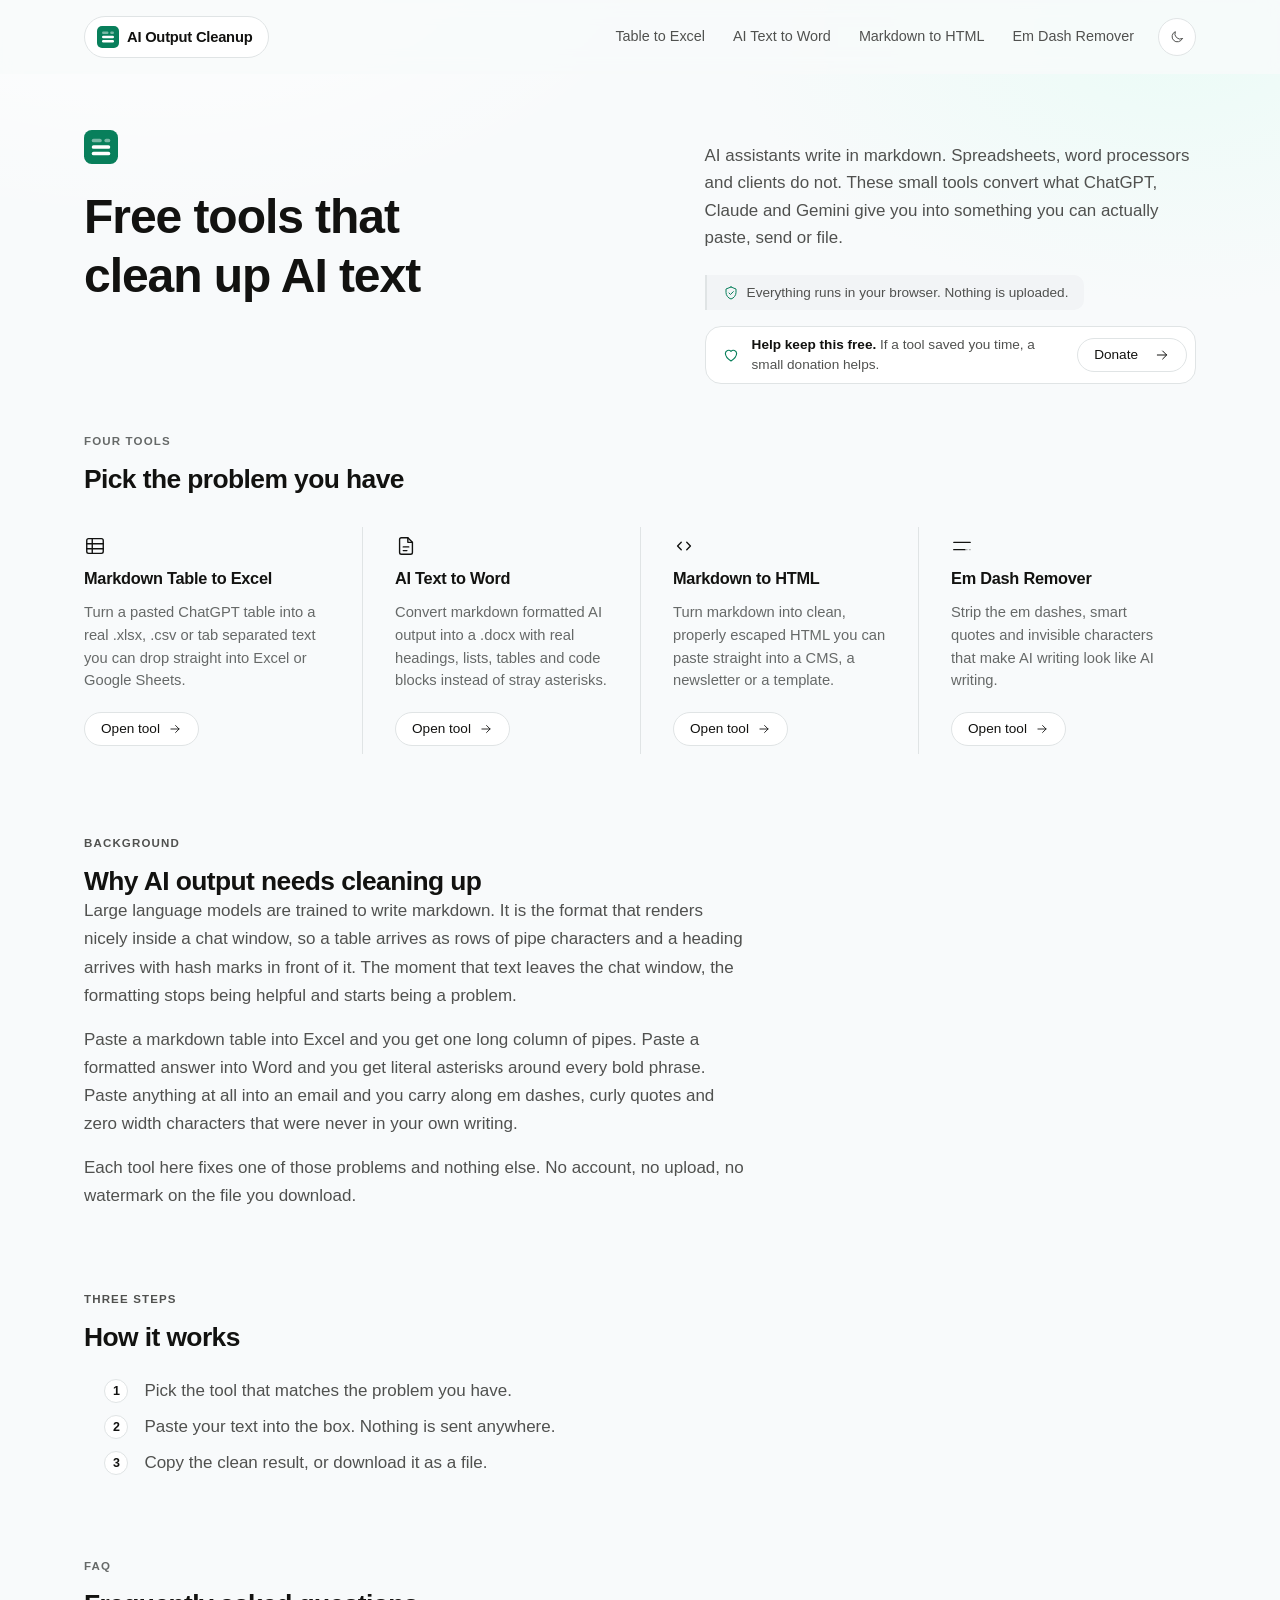
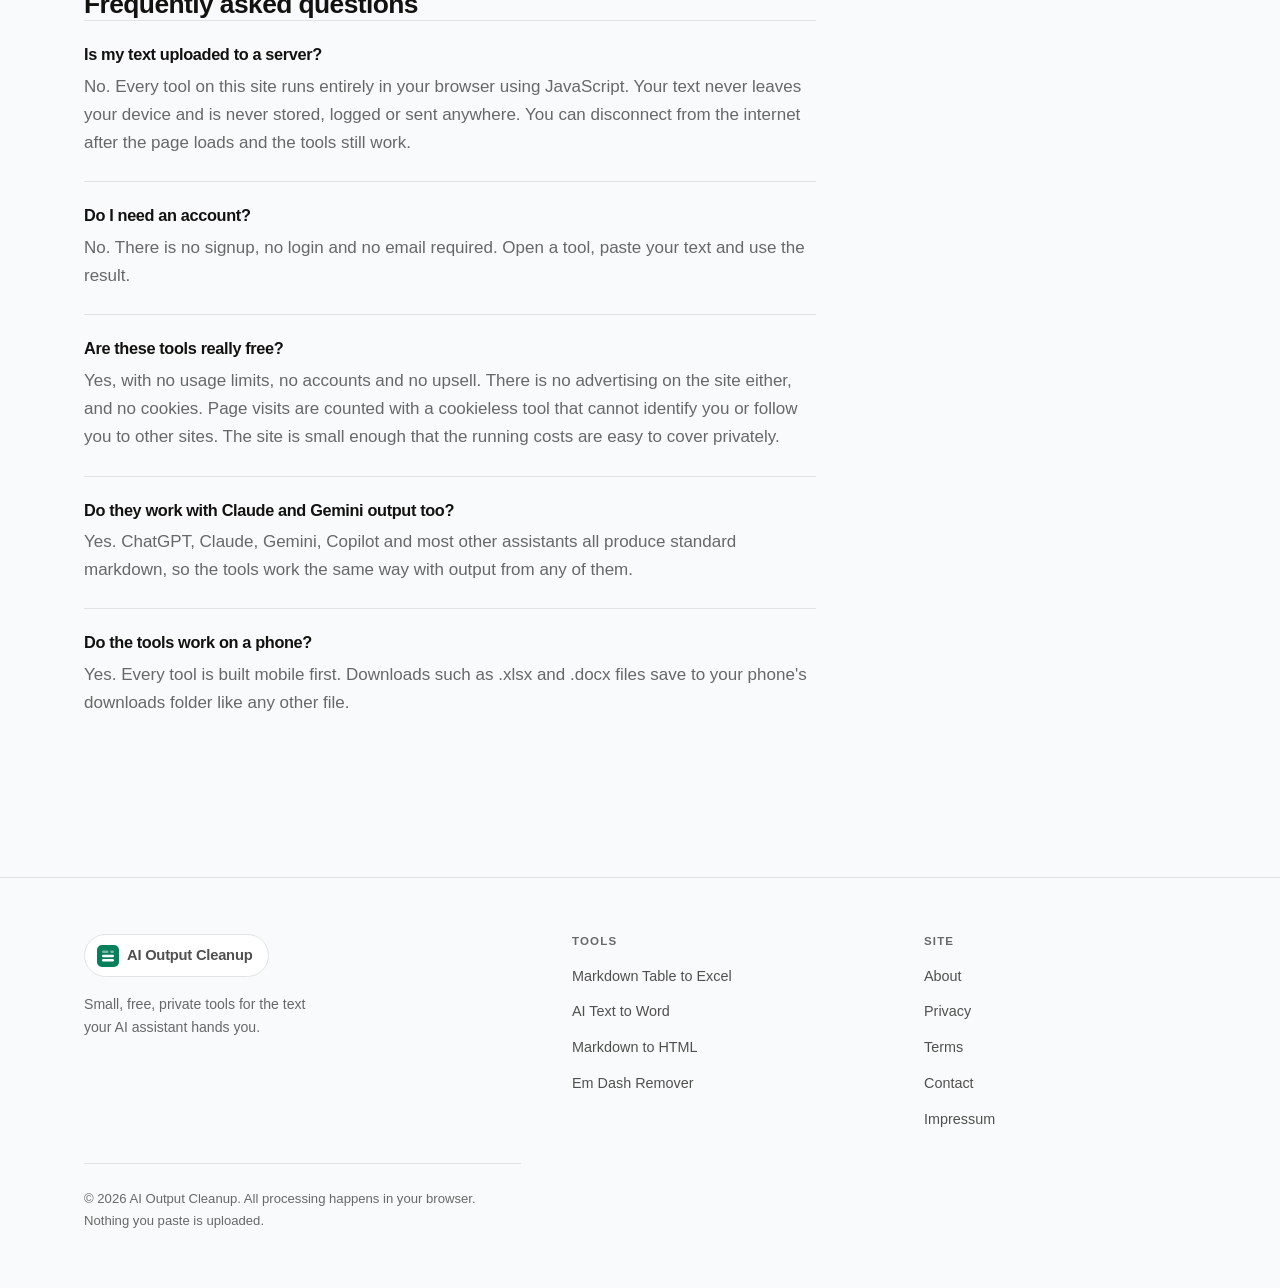
<file: index.html>
<!DOCTYPE html>
<html lang="en">
<head>
<meta charset="utf-8">
<meta name="viewport" content="width=device-width, initial-scale=1">
<title>Free AI Text Cleanup Tools | Markdown, Word, Excel</title>
<meta name="description" content="Free browser tools that clean up ChatGPT and Claude output: markdown tables to Excel, AI text to Word, markdown to HTML and an em dash remover.">
<link rel="canonical" href="https://aicleanup.tools/">
<meta name="robots" content="index, follow, max-image-preview:large">

<meta property="og:type" content="website">
<meta property="og:site_name" content="AI Output Cleanup">
<meta property="og:title" content="Free AI Text Cleanup Tools">
<meta property="og:description" content="Clean up ChatGPT and Claude output in your browser: markdown tables to Excel, AI text to Word, markdown to HTML, em dash remover. Nothing is uploaded.">
<meta property="og:url" content="https://aicleanup.tools/">
<meta property="og:image" content="https://aicleanup.tools/assets/img/og-home.jpg">
<meta property="og:image:width" content="1200">
<meta property="og:image:height" content="630">
<meta property="og:image:alt" content="AI Output Cleanup, free browser tools for AI generated text">
<meta name="twitter:card" content="summary_large_image">

<link rel="stylesheet" href="/assets/css/site.css">
<script src="/assets/js/theme.js"></script>
<link rel="icon" href="/favicon.svg" type="image/svg+xml">

<script type="application/ld+json">
{
  "@context": "https://schema.org",
  "@graph": [
    {
      "@type": "WebSite",
      "@id": "https://aicleanup.tools/#website",
      "url": "https://aicleanup.tools/",
      "name": "AI Output Cleanup",
      "description": "Free browser based tools that clean up and convert AI generated text.",
      "inLanguage": "en"
    },
    {
      "@type": "ItemList",
      "name": "Free AI text cleanup tools",
      "itemListElement": [
        {
          "@type": "ListItem",
          "position": 1,
          "name": "Markdown Table to Excel",
          "url": "https://aicleanup.tools/markdown-table-to-excel/"
        },
        {
          "@type": "ListItem",
          "position": 2,
          "name": "AI Text to Word",
          "url": "https://aicleanup.tools/ai-text-to-word/"
        },
        {
          "@type": "ListItem",
          "position": 3,
          "name": "Markdown to HTML",
          "url": "https://aicleanup.tools/markdown-to-html/"
        },
        {
          "@type": "ListItem",
          "position": 4,
          "name": "Em Dash Remover",
          "url": "https://aicleanup.tools/em-dash-remover/"
        }
      ]
    },
    {
      "@type": "FAQPage",
      "mainEntity": [
        {
          "@type": "Question",
          "name": "Is my text uploaded to a server?",
          "acceptedAnswer": {
            "@type": "Answer",
            "text": "No. Every tool on this site runs entirely in your browser using JavaScript. Your text never leaves your device and is never stored, logged or sent anywhere."
          }
        },
        {
          "@type": "Question",
          "name": "Do I need an account?",
          "acceptedAnswer": {
            "@type": "Answer",
            "text": "No. There is no signup, no login and no email required. Open a tool, paste your text and use the result."
          }
        },
        {
          "@type": "Question",
          "name": "Are these tools really free?",
          "acceptedAnswer": {
            "@type": "Answer",
            "text": "Yes. The tools are free with no usage limits, no accounts and no upsell. There is no advertising on the site either, and no cookies. Page visits are counted with a cookieless tool that cannot identify you or follow you to other sites. The site is small enough that the running costs are easy to cover privately."
          }
        },
        {
          "@type": "Question",
          "name": "Do they work with Claude and Gemini output too?",
          "acceptedAnswer": {
            "@type": "Answer",
            "text": "Yes. ChatGPT, Claude, Gemini, Copilot and most other assistants all produce standard markdown, so the tools work the same way with output from any of them."
          }
        },
        {
          "@type": "Question",
          "name": "Do the tools work on a phone?",
          "acceptedAnswer": {
            "@type": "Answer",
            "text": "Yes. Every tool is built mobile first. Downloads such as .xlsx and .docx files save to your phone's downloads folder like any other file."
          }
        }
      ]
    }
  ]
}
</script>
</head>
<body>
<a class="skip-link" href="#main">Skip to content</a>

<header class="site-header">
  <div class="wrap wrap--wide site-header__inner">
    <a class="logo" href="/">
      <svg width="22" height="22" viewBox="0 0 22 22" role="img" aria-label="AI Output Cleanup logo">
        <rect width="22" height="22" rx="5" fill="#171717"></rect>
        <rect x="5" y="5.6" width="6.5" height="2.4" rx="1.2" fill="#ffffff" opacity="0.45"></rect>
        <rect x="13.2" y="5.6" width="3.8" height="2.4" rx="1.2" fill="#ffffff" opacity="0.45"></rect>
        <rect x="5" y="9.8" width="12" height="2.4" rx="1.2" fill="#ffffff"></rect>
        <rect x="5" y="14" width="12" height="2.4" rx="1.2" fill="#ffffff"></rect>
      </svg>
      <span>AI Output Cleanup</span>
    </a>
    <nav class="site-nav" aria-label="Main">
      <ul>
        <li><a href="/markdown-table-to-excel/">Table to Excel</a></li>
        <li><a href="/ai-text-to-word/">AI Text to Word</a></li>
        <li><a href="/markdown-to-html/">Markdown to HTML</a></li>
        <li><a href="/em-dash-remover/">Em Dash Remover</a></li>
      </ul>
    </nav>
  </div>
</header>

<main id="main">

  <div class="hero">
    <div class="wrap wrap--wide hero__inner">
      <div>
        <svg class="hero__mark" width="34" height="34" viewBox="0 0 22 22" aria-hidden="true" focusable="false">
          <rect width="22" height="22" rx="5" fill="#171717"></rect>
          <rect x="5" y="5.6" width="6.5" height="2.4" rx="1.2" fill="#ffffff" opacity="0.45"></rect>
          <rect x="13.2" y="5.6" width="3.8" height="2.4" rx="1.2" fill="#ffffff" opacity="0.45"></rect>
          <rect x="5" y="9.8" width="12" height="2.4" rx="1.2" fill="#ffffff"></rect>
          <rect x="5" y="14" width="12" height="2.4" rx="1.2" fill="#ffffff"></rect>
        </svg>
        <h1>Free tools that clean up AI text</h1>
      </div>
      <div class="hero__aside">
        <p class="lede">
          AI assistants write in markdown. Spreadsheets, word processors and
          clients do not. These small tools convert what ChatGPT, Claude and
          Gemini give you into something you can actually paste, send or file.
        </p>
        <p class="privacy-note">
          <svg class="icon icon--sm" viewBox="0 0 24 24" aria-hidden="true" focusable="false">
            <path d="M12 3 4.5 6v5.2c0 4.4 3.2 8.5 7.5 9.8 4.3-1.3 7.5-5.4 7.5-9.8V6L12 3Z"></path>
            <path d="m9 12 2.2 2.2L15.5 10"></path>
          </svg>
          <span>Everything runs in your browser. Nothing is uploaded.</span>
        </p>
        <div class="support" id="support" hidden>
          <svg class="icon" viewBox="0 0 24 24" aria-hidden="true" focusable="false">
            <path d="M12 20s-7.5-4.6-7.5-10.2A4.3 4.3 0 0 1 12 7.2a4.3 4.3 0 0 1 7.5 2.6C19.5 15.4 12 20 12 20Z"></path>
          </svg>
          <p class="support__text">
            <strong>Help keep this free.</strong> If a tool saved you time, a
            small donation helps.
          </p>
          <a class="btn btn--ghost btn--sm" id="support-link" href="/" target="_blank" rel="noopener">
            Donate<span class="visually-hidden"> (opens Ko-fi in a new tab)</span>
            <svg class="icon icon--forward" viewBox="0 0 24 24" aria-hidden="true" focusable="false">
              <path d="M5 12h14"></path>
              <path d="m13 6 6 6-6 6"></path>
            </svg>
          </a>
        </div>
      </div>
    </div>
  </div>

  <div class="wrap wrap--wide">

    <section class="section" aria-labelledby="tools-heading">
      <p class="eyebrow">Four tools</p>
      <h2 id="tools-heading">Pick the problem you have</h2>
      <ul class="cols cols--4">
        <li class="col">
          <svg class="icon" viewBox="0 0 24 24" aria-hidden="true" focusable="false">
            <rect x="3" y="4" width="18" height="16" rx="2"></rect>
            <path d="M3 9.5h18M3 15h18M9 4v16"></path>
          </svg>
          <h3><a href="/markdown-table-to-excel/">Markdown Table to Excel</a></h3>
          <p>Turn a pasted ChatGPT table into a real .xlsx, .csv or tab separated
             text you can drop straight into Excel or Google Sheets.</p>
          <span class="col__cta" aria-hidden="true">
            Open tool
            <svg class="icon" viewBox="0 0 24 24"><path d="M5 12h14M13 6l6 6-6 6"></path></svg>
          </span>
        </li>
        <li class="col">
          <svg class="icon" viewBox="0 0 24 24" aria-hidden="true" focusable="false">
            <path d="M14 3H7a2 2 0 0 0-2 2v14a2 2 0 0 0 2 2h10a2 2 0 0 0 2-2V8l-5-5Z"></path>
            <path d="M14 3v5h5"></path>
            <path d="M9 13h6M9 17h4"></path>
          </svg>
          <h3><a href="/ai-text-to-word/">AI Text to Word</a></h3>
          <p>Convert markdown formatted AI output into a .docx with real headings,
             lists, tables and code blocks instead of stray asterisks.</p>
          <span class="col__cta" aria-hidden="true">
            Open tool
            <svg class="icon" viewBox="0 0 24 24"><path d="M5 12h14M13 6l6 6-6 6"></path></svg>
          </span>
        </li>
        <li class="col">
          <svg class="icon" viewBox="0 0 24 24" aria-hidden="true" focusable="false">
            <path d="m9 8-4 4 4 4M15 8l4 4-4 4"></path>
          </svg>
          <h3><a href="/markdown-to-html/">Markdown to HTML</a></h3>
          <p>Turn markdown into clean, properly escaped HTML you can paste
             straight into a CMS, a newsletter or a template.</p>
          <span class="col__cta" aria-hidden="true">
            Open tool
            <svg class="icon" viewBox="0 0 24 24"><path d="M5 12h14M13 6l6 6-6 6"></path></svg>
          </span>
        </li>
        <li class="col">
          <svg class="icon" viewBox="0 0 24 24" aria-hidden="true" focusable="false">
            <path d="M3 8h18M3 16h12"></path>
            <path d="M15.5 16h5.5" opacity="0.3" stroke-dasharray="2 2.5"></path>
          </svg>
          <h3><a href="/em-dash-remover/">Em Dash Remover</a></h3>
          <p>Strip the em dashes, smart quotes and invisible characters that make
             AI writing look like AI writing.</p>
          <span class="col__cta" aria-hidden="true">
            Open tool
            <svg class="icon" viewBox="0 0 24 24"><path d="M5 12h14M13 6l6 6-6 6"></path></svg>
          </span>
        </li>
      </ul>
    </section>

    <div class="layout">
    <div class="layout__main">

    <section class="section prose" aria-labelledby="why-heading">
      <p class="eyebrow">Background</p>
      <h2 id="why-heading">Why AI output needs cleaning up</h2>
      <p>
        Large language models are trained to write markdown. It is the format
        that renders nicely inside a chat window, so a table arrives as rows of
        pipe characters and a heading arrives with hash marks in front of it.
        The moment that text leaves the chat window, the formatting stops being
        helpful and starts being a problem.
      </p>
      <p>
        Paste a markdown table into Excel and you get one long column of
        pipes. Paste a formatted answer into Word and you get literal asterisks
        around every bold phrase. Paste anything at all into an email and you
        carry along em dashes, curly quotes and zero width characters that were
        never in your own writing.
      </p>
      <p>
        Each tool here fixes one of those problems and nothing else. No account,
        no upload, no watermark on the file you download.
      </p>
    </section>

    <section class="section prose" aria-labelledby="how-heading">
      <p class="eyebrow">Three steps</p>
      <h2 id="how-heading">How it works</h2>
      <ol class="steps">
        <li>Pick the tool that matches the problem you have.</li>
        <li>Paste your text into the box. Nothing is sent anywhere.</li>
        <li>Copy the clean result, or download it as a file.</li>
      </ol>
    </section>

    <section class="section" aria-labelledby="faq-heading">
      <p class="eyebrow">FAQ</p>
      <h2 id="faq-heading">Frequently asked questions</h2>

      <div class="faq-item">
        <h3>Is my text uploaded to a server?</h3>
        <p>No. Every tool on this site runs entirely in your browser using
           JavaScript. Your text never leaves your device and is never stored,
           logged or sent anywhere. You can disconnect from the internet after
           the page loads and the tools still work.</p>
      </div>

      <div class="faq-item">
        <h3>Do I need an account?</h3>
        <p>No. There is no signup, no login and no email required. Open a tool,
           paste your text and use the result.</p>
      </div>

      <div class="faq-item">
        <h3>Are these tools really free?</h3>
        <p>Yes, with no usage limits, no accounts and no upsell. There is no
           advertising on the site either, and no cookies. Page visits are
           counted with a cookieless tool that cannot identify you or follow
           you to other sites. The site is small enough that the running costs
           are easy to cover privately.</p>
      </div>

      <div class="faq-item">
        <h3>Do they work with Claude and Gemini output too?</h3>
        <p>Yes. ChatGPT, Claude, Gemini, Copilot and most other assistants all
           produce standard markdown, so the tools work the same way with output
           from any of them.</p>
      </div>

      <div class="faq-item">
        <h3>Do the tools work on a phone?</h3>
        <p>Yes. Every tool is built mobile first. Downloads such as .xlsx and
           .docx files save to your phone's downloads folder like any other
           file.</p>
      </div>
    </section>

    </div><!-- /.layout__main -->

    <aside class="layout__aside" aria-label="Advertisement">
      <!-- AdSense: paste the 300x600 rail ad unit inside this container. Leave the reserved height. -->
      <div class="ad-slot ad-slot--rail" data-ad-slot="home-rail"></div>
    </aside>
    </div><!-- /.layout -->

    <!-- AdSense: footer ad unit goes inside this container. -->
    <div class="ad-slot ad-slot--footer" data-ad-slot="home-footer"></div>

  </div>
</main>

<footer class="site-footer">
  <div class="wrap wrap--wide">
    <div class="footer-cols">
      <div class="footer-brand">
        <a class="logo" href="/">
          <svg width="22" height="22" viewBox="0 0 22 22" role="img" aria-label="AI Output Cleanup logo">
            <rect width="22" height="22" rx="5" fill="#171717"></rect>
            <rect x="5" y="5.6" width="6.5" height="2.4" rx="1.2" fill="#ffffff" opacity="0.45"></rect>
            <rect x="13.2" y="5.6" width="3.8" height="2.4" rx="1.2" fill="#ffffff" opacity="0.45"></rect>
            <rect x="5" y="9.8" width="12" height="2.4" rx="1.2" fill="#ffffff"></rect>
            <rect x="5" y="14" width="12" height="2.4" rx="1.2" fill="#ffffff"></rect>
          </svg>
          <span>AI Output Cleanup</span>
        </a>
        <p>Small, free, private tools for the text your AI assistant hands you.</p>
      </div>

      <nav aria-labelledby="footer-tools">
        <h2 id="footer-tools">Tools</h2>
        <ul>
          <li><a href="/markdown-table-to-excel/">Markdown Table to Excel</a></li>
          <li><a href="/ai-text-to-word/">AI Text to Word</a></li>
          <li><a href="/markdown-to-html/">Markdown to HTML</a></li>
          <li><a href="/em-dash-remover/">Em Dash Remover</a></li>
        </ul>
      </nav>

      <nav aria-labelledby="footer-site">
        <h2 id="footer-site">Site</h2>
        <ul>
          <li><a href="/about/">About</a></li>
          <li><a href="/privacy/">Privacy</a></li>
          <li><a href="/terms/">Terms</a></li>
          <li><a href="/contact/">Contact</a></li>
          <li><a href="/impressum/">Impressum</a></li>
        </ul>
      </nav>
    </div>

    <p class="site-footer__meta">
      &copy; <span id="year">2026</span> AI Output Cleanup. All processing happens
      in your browser. Nothing you paste is uploaded.
    </p>
  </div>
</footer>

<aside id="cookie-banner" class="cookie-banner" hidden aria-label="Cookie notice">
  <div class="cookie-banner__inner">
    <p>
      This site uses cookies for advertising. You can decline and keep using
      every tool. See our <a href="/privacy/">privacy policy</a>.
    </p>
    <div class="btn-row">
      <button type="button" class="btn btn--ghost" id="cookie-decline">Decline</button>
      <button type="button" class="btn btn--primary" id="cookie-accept">Accept</button>
    </div>
  </div>
</aside>

<script src="/assets/js/site.js" defer></script>
</body>
</html>
</file>
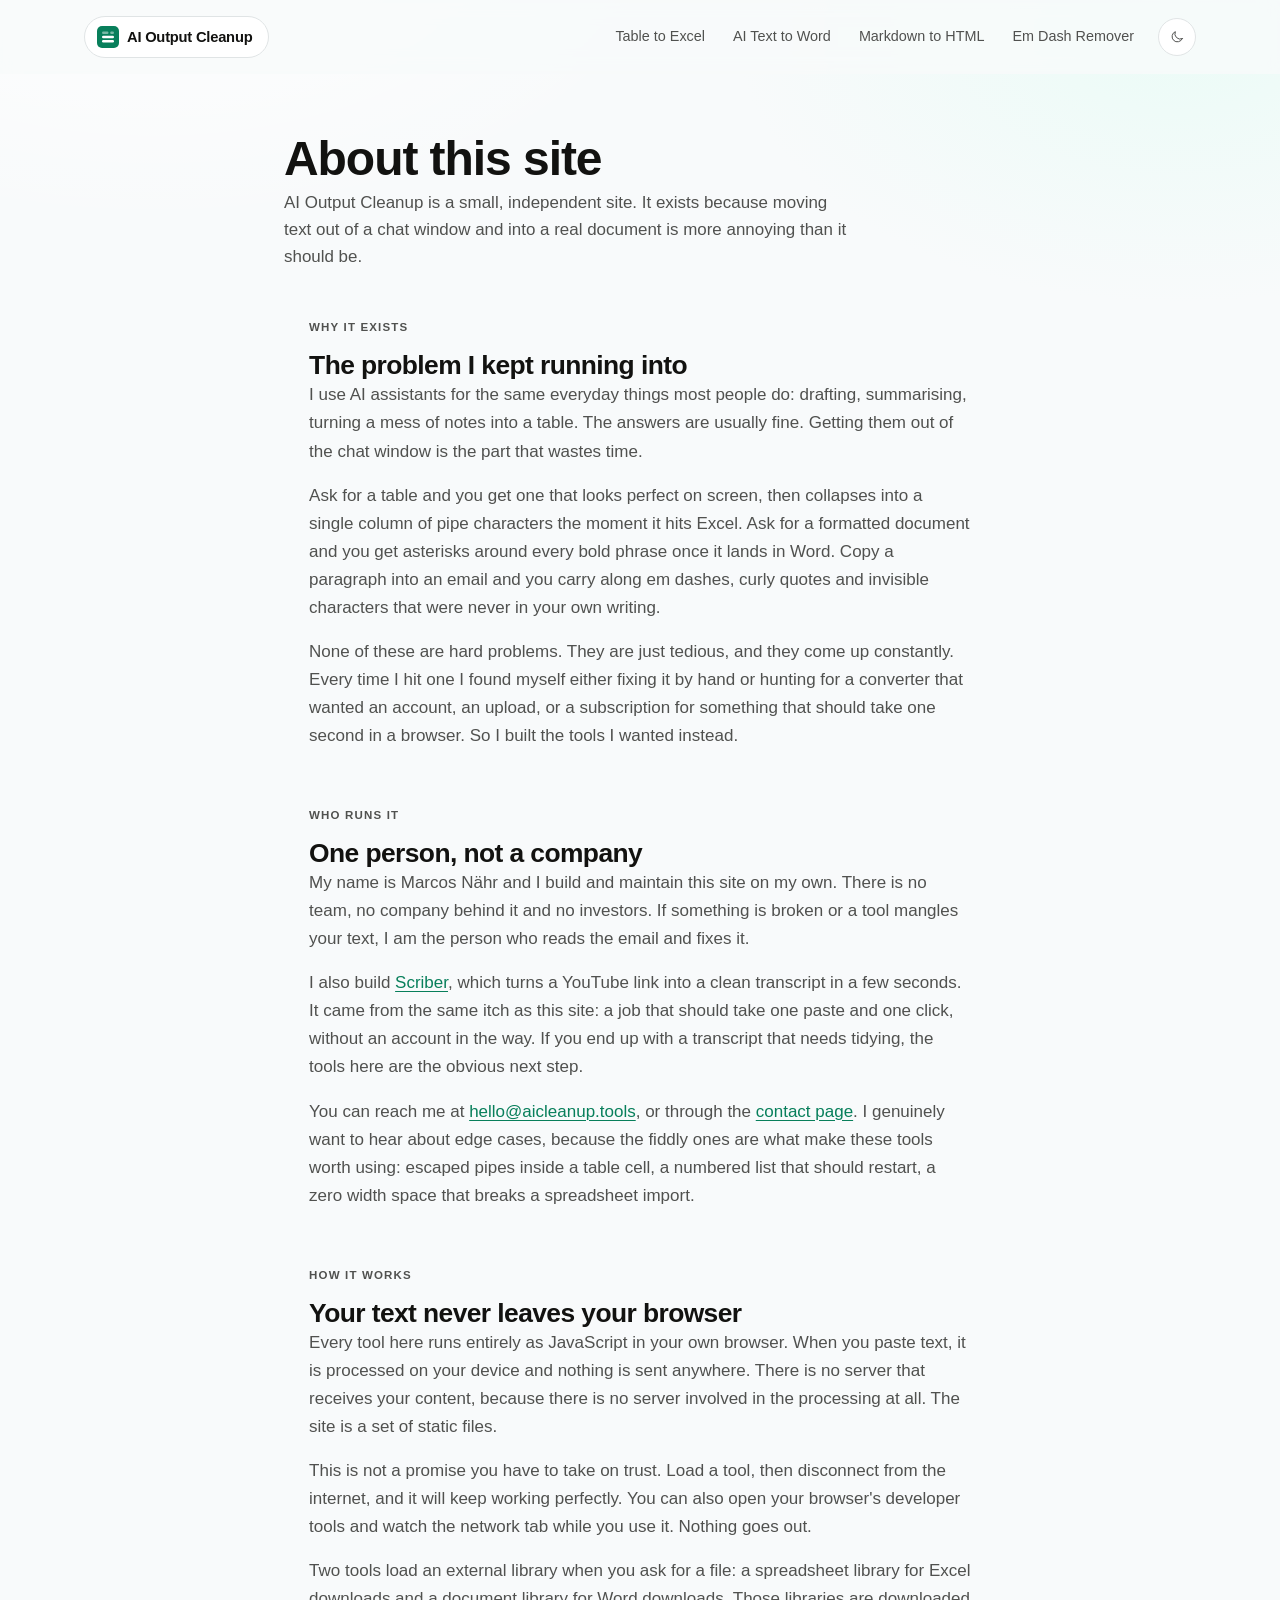
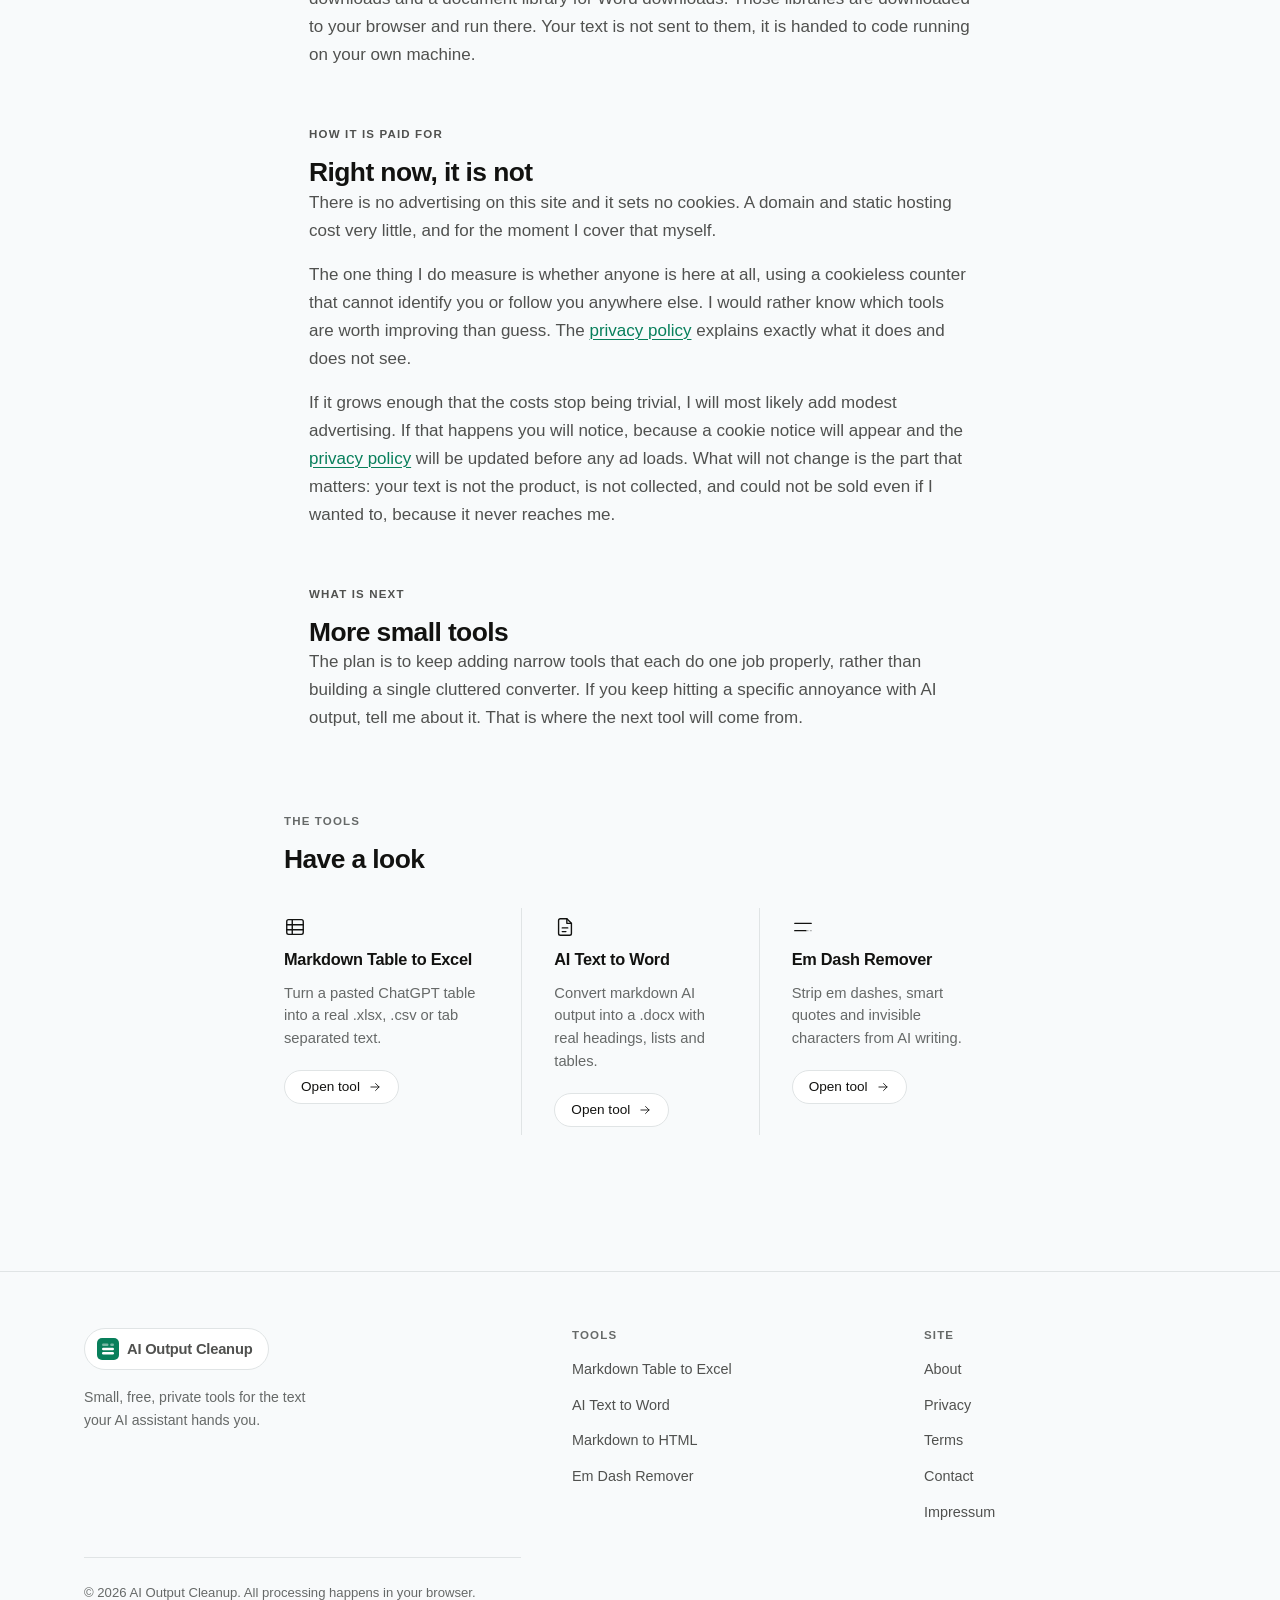
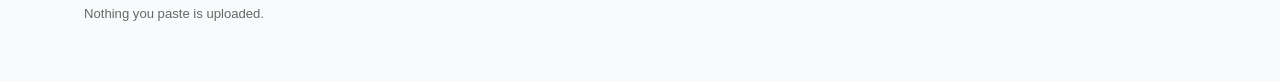
<file: about/index.html>
<!DOCTYPE html>
<html lang="en">
<head>
<meta charset="utf-8">
<meta name="viewport" content="width=device-width, initial-scale=1">
<title>About | AI Output Cleanup</title>
<meta name="description" content="Who runs AI Output Cleanup and why. A small independent site of free browser based tools for cleaning up text from ChatGPT, Claude and Gemini.">
<link rel="canonical" href="https://aicleanup.tools/about/">
<meta name="robots" content="index, follow">

<meta property="og:type" content="website">
<meta property="og:site_name" content="AI Output Cleanup">
<meta property="og:title" content="About AI Output Cleanup">
<meta property="og:description" content="Who runs AI Output Cleanup and why. A small independent site of free browser based tools for AI generated text.">
<meta property="og:url" content="https://aicleanup.tools/about/">
<meta property="og:image" content="https://aicleanup.tools/assets/img/og-default.jpg">
<meta property="og:image:width" content="1200">
<meta property="og:image:height" content="630">
<meta property="og:image:alt" content="AI Output Cleanup, free browser tools for AI generated text">
<meta name="twitter:card" content="summary_large_image">

<link rel="stylesheet" href="/assets/css/site.css">
<script src="/assets/js/theme.js"></script>
<link rel="icon" href="/favicon.svg" type="image/svg+xml">
</head>
<body>
<a class="skip-link" href="#main">Skip to content</a>

<header class="site-header">
  <div class="wrap wrap--wide site-header__inner">
    <a class="logo" href="/">
      <svg width="22" height="22" viewBox="0 0 22 22" role="img" aria-label="AI Output Cleanup logo">
        <rect width="22" height="22" rx="5" fill="#171717"></rect>
        <rect x="5" y="5.6" width="6.5" height="2.4" rx="1.2" fill="#ffffff" opacity="0.45"></rect>
        <rect x="13.2" y="5.6" width="3.8" height="2.4" rx="1.2" fill="#ffffff" opacity="0.45"></rect>
        <rect x="5" y="9.8" width="12" height="2.4" rx="1.2" fill="#ffffff"></rect>
        <rect x="5" y="14" width="12" height="2.4" rx="1.2" fill="#ffffff"></rect>
      </svg>
      <span>AI Output Cleanup</span>
    </a>
    <nav class="site-nav" aria-label="Main">
      <ul>
        <li><a href="/markdown-table-to-excel/">Table to Excel</a></li>
        <li><a href="/ai-text-to-word/">AI Text to Word</a></li>
        <li><a href="/markdown-to-html/">Markdown to HTML</a></li>
        <li><a href="/em-dash-remover/">Em Dash Remover</a></li>
      </ul>
    </nav>
  </div>
</header>

<main id="main">

  <div class="hero">
    <div class="wrap">
      <h1>About this site</h1>
      <p class="lede">
        AI Output Cleanup is a small, independent site. It exists because
        moving text out of a chat window and into a real document is more
        annoying than it should be.
      </p>
    </div>
  </div>

  <div class="wrap">
    <section class="section prose">
      <p class="eyebrow">Why it exists</p>
      <h2>The problem I kept running into</h2>
      <p>
        I use AI assistants for the same everyday things most people do:
        drafting, summarising, turning a mess of notes into a table. The
        answers are usually fine. Getting them out of the chat window is the
        part that wastes time.
      </p>
      <p>
        Ask for a table and you get one that looks perfect on screen, then
        collapses into a single column of pipe characters the moment it hits
        Excel. Ask for a formatted document and you get asterisks around every
        bold phrase once it lands in Word. Copy a paragraph into an email and
        you carry along em dashes, curly quotes and invisible characters that
        were never in your own writing.
      </p>
      <p>
        None of these are hard problems. They are just tedious, and they come
        up constantly. Every time I hit one I found myself either fixing it by
        hand or hunting for a converter that wanted an account, an upload, or
        a subscription for something that should take one second in a browser.
        So I built the tools I wanted instead.
      </p>

      <p class="eyebrow eyebrow--spaced">Who runs it</p>
      <h2>One person, not a company</h2>
      <p>
        My name is Marcos Nähr and I build and maintain this site on my own.
        There is no team, no company behind it and no investors. If something
        is broken or a tool mangles your text, I am the person who reads the
        email and fixes it.
      </p>
      <p>
        I also build
        <a href="https://scriber.video/" rel="noopener">Scriber</a>, which
        turns a YouTube link into a clean transcript in a few seconds. It came
        from the same itch as this site: a job that should take one paste and
        one click, without an account in the way. If you end up with a
        transcript that needs tidying, the tools here are the obvious next
        step.
      </p>
      <p>
        You can reach me at
        <a href="mailto:hello@aicleanup.tools">hello@aicleanup.tools</a>, or
        through the <a href="/contact/">contact page</a>. I genuinely want to
        hear about edge cases, because the fiddly ones are what make these
        tools worth using: escaped pipes inside a table cell, a numbered list
        that should restart, a zero width space that breaks a spreadsheet
        import.
      </p>

      <p class="eyebrow eyebrow--spaced">How it works</p>
      <h2>Your text never leaves your browser</h2>
      <p>
        Every tool here runs entirely as JavaScript in your own browser. When
        you paste text, it is processed on your device and nothing is sent
        anywhere. There is no server that receives your content, because there
        is no server involved in the processing at all. The site is a set of
        static files.
      </p>
      <p>
        This is not a promise you have to take on trust. Load a tool, then
        disconnect from the internet, and it will keep working perfectly. You
        can also open your browser's developer tools and watch the network tab
        while you use it. Nothing goes out.
      </p>
      <p>
        Two tools load an external library when you ask for a file: a
        spreadsheet library for Excel downloads and a document library for Word
        downloads. Those libraries are downloaded to your browser and run
        there. Your text is not sent to them, it is handed to code running on
        your own machine.
      </p>

      <p class="eyebrow eyebrow--spaced">How it is paid for</p>
      <h2>Right now, it is not</h2>
      <p>
        There is no advertising on this site and it sets no cookies. A domain
        and static hosting cost very little, and for the moment I cover that
        myself.
      </p>
      <p>
        The one thing I do measure is whether anyone is here at all, using a
        cookieless counter that cannot identify you or follow you anywhere
        else. I would rather know which tools are worth improving than guess.
        The <a href="/privacy/">privacy policy</a> explains exactly what it
        does and does not see.
      </p>
      <p>
        If it grows enough that the costs stop being trivial, I will most
        likely add modest advertising. If that happens you will notice, because
        a cookie notice will appear and the
        <a href="/privacy/">privacy policy</a> will be updated before any ad
        loads. What will not change is the part that matters: your text is not
        the product, is not collected, and could not be sold even if I wanted
        to, because it never reaches me.
      </p>

      <p class="eyebrow eyebrow--spaced">What is next</p>
      <h2>More small tools</h2>
      <p>
        The plan is to keep adding narrow tools that each do one job properly,
        rather than building a single cluttered converter. If you keep hitting
        a specific annoyance with AI output, tell me about it. That is where
        the next tool will come from.
      </p>
    </section>

    <section class="section" aria-labelledby="tools-heading">
      <p class="eyebrow">The tools</p>
      <h2 id="tools-heading">Have a look</h2>
      <ul class="cols cols--3">
        <li class="col">
          <svg class="icon" viewBox="0 0 24 24" aria-hidden="true" focusable="false">
            <rect x="3" y="4" width="18" height="16" rx="2"></rect>
            <path d="M3 9.5h18M3 15h18M9 4v16"></path>
          </svg>
          <h3><a href="/markdown-table-to-excel/">Markdown Table to Excel</a></h3>
          <p>Turn a pasted ChatGPT table into a real .xlsx, .csv or tab
             separated text.</p>
          <span class="col__cta" aria-hidden="true">
            Open tool
            <svg class="icon" viewBox="0 0 24 24"><path d="M5 12h14M13 6l6 6-6 6"></path></svg>
          </span>
        </li>
        <li class="col">
          <svg class="icon" viewBox="0 0 24 24" aria-hidden="true" focusable="false">
            <path d="M14 3H7a2 2 0 0 0-2 2v14a2 2 0 0 0 2 2h10a2 2 0 0 0 2-2V8l-5-5Z"></path>
            <path d="M14 3v5h5"></path>
            <path d="M9 13h6M9 17h4"></path>
          </svg>
          <h3><a href="/ai-text-to-word/">AI Text to Word</a></h3>
          <p>Convert markdown AI output into a .docx with real headings, lists
             and tables.</p>
          <span class="col__cta" aria-hidden="true">
            Open tool
            <svg class="icon" viewBox="0 0 24 24"><path d="M5 12h14M13 6l6 6-6 6"></path></svg>
          </span>
        </li>
        <li class="col">
          <svg class="icon" viewBox="0 0 24 24" aria-hidden="true" focusable="false">
            <path d="M3 8h18M3 16h12"></path>
            <path d="M15.5 16h5.5" opacity="0.3" stroke-dasharray="2 2.5"></path>
          </svg>
          <h3><a href="/em-dash-remover/">Em Dash Remover</a></h3>
          <p>Strip em dashes, smart quotes and invisible characters from AI
             writing.</p>
          <span class="col__cta" aria-hidden="true">
            Open tool
            <svg class="icon" viewBox="0 0 24 24"><path d="M5 12h14M13 6l6 6-6 6"></path></svg>
          </span>
        </li>
      </ul>
    </section>
  </div>
</main>

<footer class="site-footer">
  <div class="wrap wrap--wide">
    <div class="footer-cols">
      <div class="footer-brand">
        <a class="logo" href="/">
          <svg width="22" height="22" viewBox="0 0 22 22" role="img" aria-label="AI Output Cleanup logo">
            <rect width="22" height="22" rx="5" fill="#171717"></rect>
            <rect x="5" y="5.6" width="6.5" height="2.4" rx="1.2" fill="#ffffff" opacity="0.45"></rect>
            <rect x="13.2" y="5.6" width="3.8" height="2.4" rx="1.2" fill="#ffffff" opacity="0.45"></rect>
            <rect x="5" y="9.8" width="12" height="2.4" rx="1.2" fill="#ffffff"></rect>
            <rect x="5" y="14" width="12" height="2.4" rx="1.2" fill="#ffffff"></rect>
          </svg>
          <span>AI Output Cleanup</span>
        </a>
        <p>Small, free, private tools for the text your AI assistant hands you.</p>
      </div>

      <nav aria-labelledby="footer-tools">
        <h2 id="footer-tools">Tools</h2>
        <ul>
          <li><a href="/markdown-table-to-excel/">Markdown Table to Excel</a></li>
          <li><a href="/ai-text-to-word/">AI Text to Word</a></li>
          <li><a href="/markdown-to-html/">Markdown to HTML</a></li>
          <li><a href="/em-dash-remover/">Em Dash Remover</a></li>
        </ul>
      </nav>

      <nav aria-labelledby="footer-site">
        <h2 id="footer-site">Site</h2>
        <ul>
          <li><a href="/about/">About</a></li>
          <li><a href="/privacy/">Privacy</a></li>
          <li><a href="/terms/">Terms</a></li>
          <li><a href="/contact/">Contact</a></li>
          <li><a href="/impressum/">Impressum</a></li>
        </ul>
      </nav>
    </div>

    <p class="site-footer__meta">
      &copy; <span id="year">2026</span> AI Output Cleanup. All processing happens
      in your browser. Nothing you paste is uploaded.
    </p>
  </div>
</footer>

<aside id="cookie-banner" class="cookie-banner" hidden aria-label="Cookie notice">
  <div class="cookie-banner__inner">
    <p>
      This site uses cookies for advertising. You can decline and keep using
      every tool. See our <a href="/privacy/">privacy policy</a>.
    </p>
    <div class="btn-row">
      <button type="button" class="btn btn--ghost" id="cookie-decline">Decline</button>
      <button type="button" class="btn btn--primary" id="cookie-accept">Accept</button>
    </div>
  </div>
</aside>

<script src="/assets/js/site.js" defer></script>
</body>
</html>
</file>
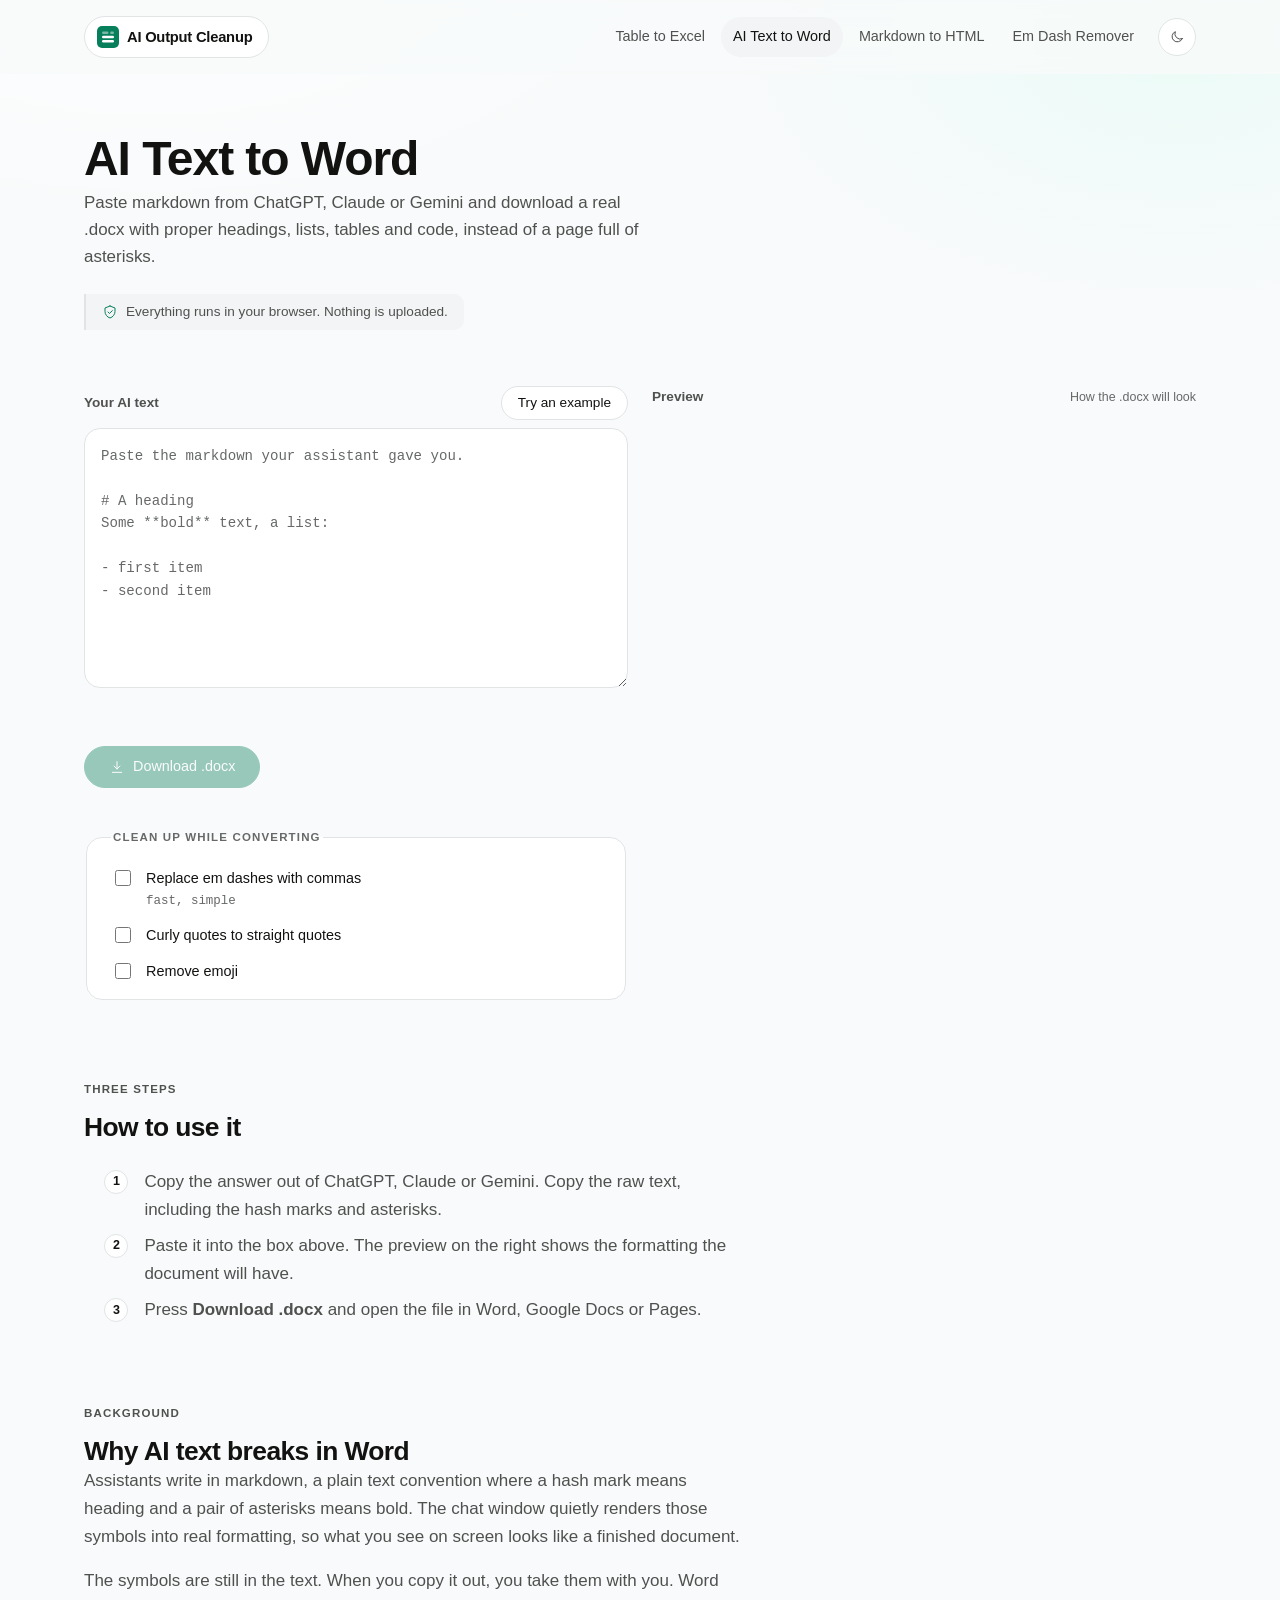
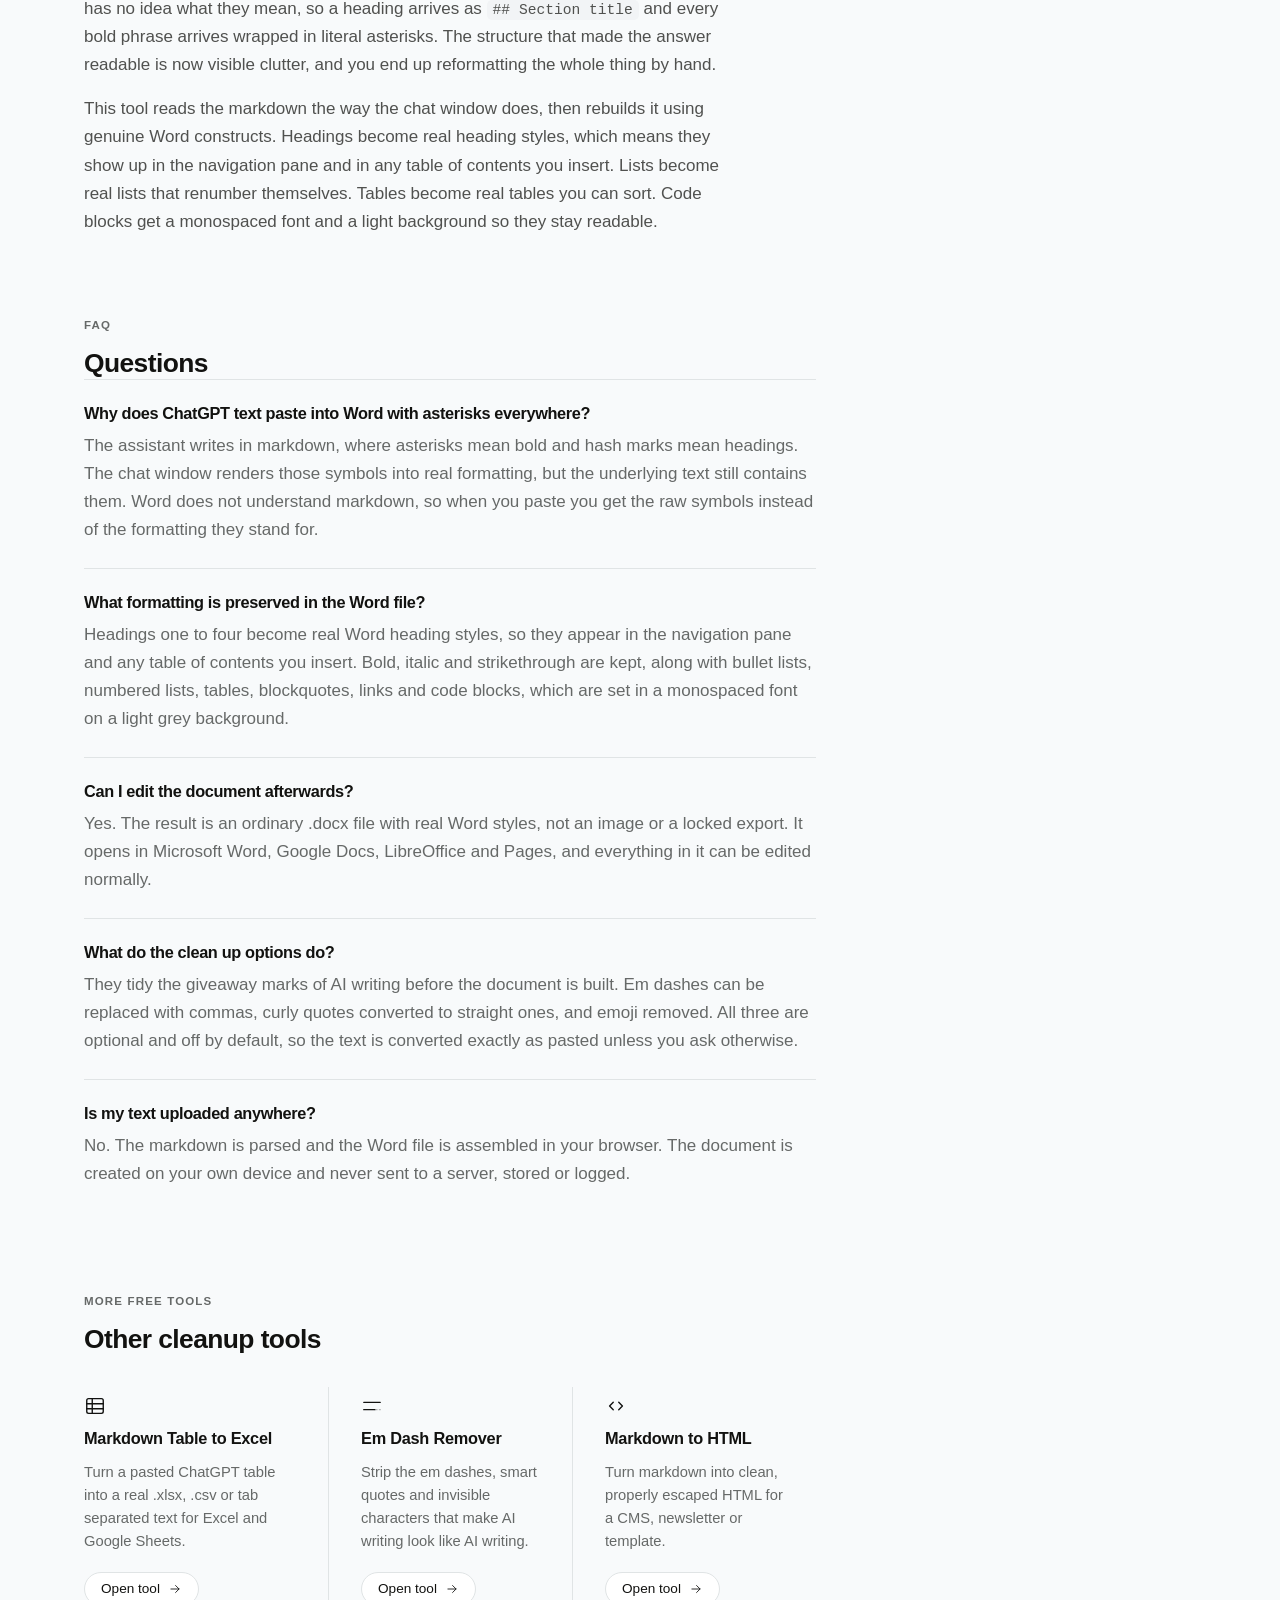
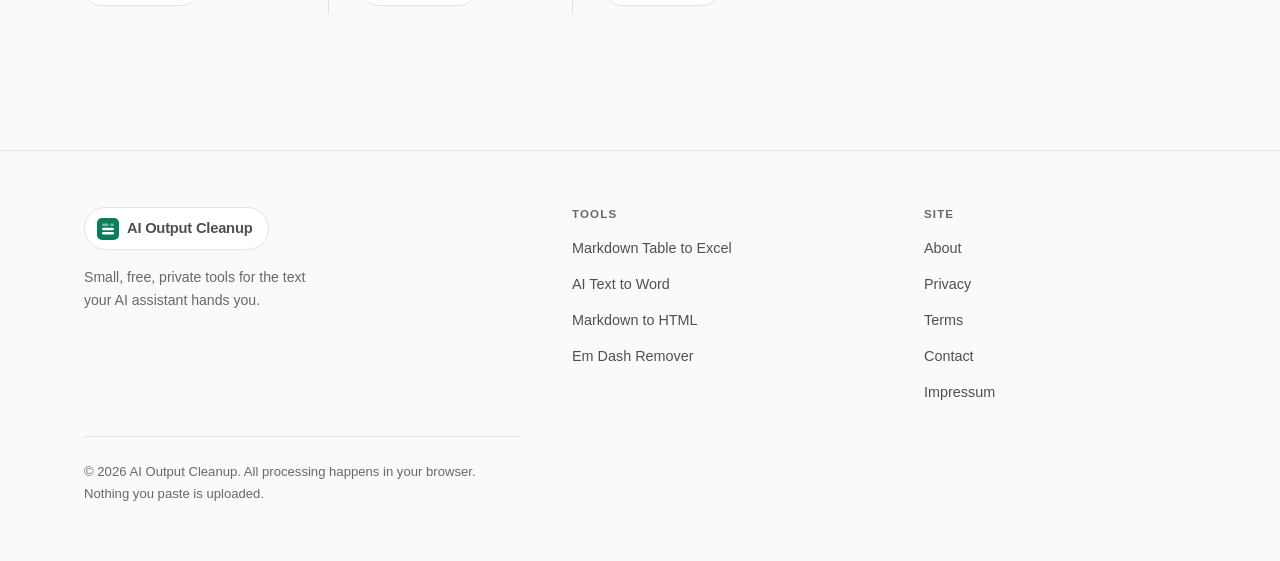
<file: ai-text-to-word/index.html>
<!DOCTYPE html>
<html lang="en">
<head>
<meta charset="utf-8">
<meta name="viewport" content="width=device-width, initial-scale=1">
<title>AI Text to Word | ChatGPT to Word Converter</title>
<meta name="description" content="Free AI text to Word converter. Paste ChatGPT or Claude markdown and download a .docx with real headings, lists, tables and code. Nothing is uploaded.">
<link rel="canonical" href="https://aicleanup.tools/ai-text-to-word/">
<meta name="robots" content="index, follow, max-image-preview:large">

<meta property="og:type" content="website">
<meta property="og:site_name" content="AI Output Cleanup">
<meta property="og:title" content="AI Text to Word Converter">
<meta property="og:description" content="Paste markdown from ChatGPT or Claude and download a real .docx with headings, bold, lists, tables and code blocks. Free, nothing uploaded.">
<meta property="og:url" content="https://aicleanup.tools/ai-text-to-word/">
<meta property="og:image" content="https://aicleanup.tools/assets/img/og-ai-text-to-word.jpg">
<meta property="og:image:width" content="1200">
<meta property="og:image:height" content="630">
<meta property="og:image:alt" content="AI Output Cleanup, free browser tools for AI generated text">
<meta name="twitter:card" content="summary_large_image">

<link rel="stylesheet" href="/assets/css/site.css">
<script src="/assets/js/theme.js"></script>
<link rel="icon" href="/favicon.svg" type="image/svg+xml">

<script type="application/ld+json">
{
  "@context": "https://schema.org",
  "@graph": [
    {
      "@type": "WebApplication",
      "name": "AI Text to Word",
      "url": "https://aicleanup.tools/ai-text-to-word/",
      "description": "Converts markdown formatted AI output from ChatGPT, Claude and Gemini into a Microsoft Word .docx file with real headings, lists, tables and code blocks. Runs entirely in the browser.",
      "applicationCategory": "UtilitiesApplication",
      "operatingSystem": "Any modern web browser",
      "browserRequirements": "Requires JavaScript",
      "isAccessibleForFree": true,
      "offers": {
        "@type": "Offer",
        "price": "0",
        "priceCurrency": "EUR"
      }
    },
    {
      "@type": "FAQPage",
      "mainEntity": [
        {
          "@type": "Question",
          "name": "Why does ChatGPT text paste into Word with asterisks everywhere?",
          "acceptedAnswer": {
            "@type": "Answer",
            "text": "The assistant writes in markdown, where asterisks mean bold and hash marks mean headings. The chat window renders those symbols into real formatting, but the underlying text still contains them. Word does not understand markdown, so when you paste you get the raw symbols instead of the formatting they stand for."
          }
        },
        {
          "@type": "Question",
          "name": "What formatting is preserved in the Word file?",
          "acceptedAnswer": {
            "@type": "Answer",
            "text": "Headings one to four become real Word heading styles, so they appear in the navigation pane and any table of contents you insert. Bold, italic and strikethrough are kept, along with bullet lists, numbered lists, tables, blockquotes, links and code blocks, which are set in a monospaced font on a light grey background."
          }
        },
        {
          "@type": "Question",
          "name": "Can I edit the document afterwards?",
          "acceptedAnswer": {
            "@type": "Answer",
            "text": "Yes. The result is an ordinary .docx file with real Word styles, not an image or a locked export. It opens in Microsoft Word, Google Docs, LibreOffice and Pages, and everything in it can be edited normally."
          }
        },
        {
          "@type": "Question",
          "name": "What do the clean up options do?",
          "acceptedAnswer": {
            "@type": "Answer",
            "text": "They tidy the giveaway marks of AI writing before the document is built. Em dashes can be replaced with commas, curly quotes converted to straight ones, and emoji removed. All three are optional and off by default, so the text is converted exactly as pasted unless you ask otherwise."
          }
        },
        {
          "@type": "Question",
          "name": "Is my text uploaded anywhere?",
          "acceptedAnswer": {
            "@type": "Answer",
            "text": "No. The markdown is parsed and the Word file is assembled in your browser. The document is created on your own device and never sent to a server, stored or logged."
          }
        }
      ]
    }
  ]
}
</script>
</head>
<body>
<a class="skip-link" href="#main">Skip to content</a>

<header class="site-header">
  <div class="wrap wrap--wide site-header__inner">
    <a class="logo" href="/">
      <svg width="22" height="22" viewBox="0 0 22 22" role="img" aria-label="AI Output Cleanup logo">
        <rect width="22" height="22" rx="5" fill="#171717"></rect>
        <rect x="5" y="5.6" width="6.5" height="2.4" rx="1.2" fill="#ffffff" opacity="0.45"></rect>
        <rect x="13.2" y="5.6" width="3.8" height="2.4" rx="1.2" fill="#ffffff" opacity="0.45"></rect>
        <rect x="5" y="9.8" width="12" height="2.4" rx="1.2" fill="#ffffff"></rect>
        <rect x="5" y="14" width="12" height="2.4" rx="1.2" fill="#ffffff"></rect>
      </svg>
      <span>AI Output Cleanup</span>
    </a>
    <nav class="site-nav" aria-label="Main">
      <ul>
        <li><a href="/markdown-table-to-excel/">Table to Excel</a></li>
        <li><a href="/ai-text-to-word/" aria-current="page">AI Text to Word</a></li>
        <li><a href="/markdown-to-html/">Markdown to HTML</a></li>
        <li><a href="/em-dash-remover/">Em Dash Remover</a></li>
      </ul>
    </nav>
  </div>
</header>

<main id="main">

  <div class="hero">
    <div class="wrap wrap--wide">
      <h1>AI Text to Word</h1>
      <p class="lede">
        Paste markdown from ChatGPT, Claude or Gemini and download a real .docx
        with proper headings, lists, tables and code, instead of a page full of
        asterisks.
      </p>
      <p class="privacy-note">
        <svg class="icon icon--sm" viewBox="0 0 24 24" aria-hidden="true" focusable="false">
          <path d="M12 3 4.5 6v5.2c0 4.4 3.2 8.5 7.5 9.8 4.3-1.3 7.5-5.4 7.5-9.8V6L12 3Z"></path>
          <path d="m9 12 2.2 2.2L15.5 10"></path>
        </svg>
        <span>Everything runs in your browser. Nothing is uploaded.</span>
      </p>
    </div>
  </div>

  <div class="wrap wrap--wide">

    <!-- The tool itself, directly under the H1 and before any explanation. -->
    <section class="tool" aria-label="Markdown to Word converter">
      <div class="tool-grid">
        <div>
          <div class="field__head">
            <label for="input">Your AI text</label>
            <button type="button" class="btn btn--ghost btn--sm" id="load-example">Try an example</button>
          </div>
          <textarea id="input" spellcheck="false" autocomplete="off"
            placeholder="Paste the markdown your assistant gave you.

# A heading
Some **bold** text, a list:

- first item
- second item"></textarea>
        </div>

        <div>
          <div class="field__head">
            <span class="label" id="preview-label">Preview</span>
            <span class="field__hint">How the .docx will look</span>
          </div>

          <div class="empty-state" id="empty-state" hidden>
            <p><strong>Nothing to convert yet.</strong></p>
            <p>Paste some markdown on the left. Headings, bold, italic, bullet
               and numbered lists, tables, blockquotes, links and code blocks
               all carry through to the Word file.</p>
          </div>

          <div class="doc-preview" id="preview" role="region"
               aria-labelledby="preview-label" tabindex="0" hidden></div>
        </div>
      </div>

      <p class="status" id="status" role="status" aria-live="polite"></p>

      <div class="btn-row">
        <button type="button" class="btn btn--primary" id="dl-docx" disabled>
          <svg class="icon icon--down" viewBox="0 0 24 24" aria-hidden="true">
            <path d="M12 4v11M7.5 10.5 12 15l4.5-4.5M5 20h14"></path>
          </svg>
          <span>Download .docx</span>
        </button>
      </div>

      <!-- Revealed by the script once a document has been produced. -->
      <p class="next-step" id="next-step" hidden>
        <svg class="icon icon--sm" viewBox="0 0 24 24" aria-hidden="true" focusable="false">
          <rect x="3" y="4" width="18" height="16" rx="2"></rect>
          <path d="M3 9.5h18M3 15h18M9 4v16"></path>
        </svg>
        <span><strong>Just need the table as a spreadsheet?</strong>
          <a href="/markdown-table-to-excel/">Markdown Table to Excel</a> pulls
          the tables out on their own as .xlsx or .csv.</span>
      </p>

      <div class="opt-cols">
        <fieldset class="opt-group">
          <legend class="opt-group__title">Clean up while converting</legend>
          <label class="opt">
            <input type="checkbox" id="opt-emdash">
            <span class="opt__text">Replace em dashes with commas
              <span class="opt__hint">fast, simple</span>
            </span>
          </label>
          <label class="opt">
            <input type="checkbox" id="opt-quotes">
            <span class="opt__text">Curly quotes to straight quotes</span>
          </label>
          <label class="opt">
            <input type="checkbox" id="opt-emoji">
            <span class="opt__text">Remove emoji</span>
          </label>
        </fieldset>
      </div>
    </section>

    <!-- AdSense: paste the ad unit snippet inside this container. Leave the reserved height. -->
    <div class="ad-slot" data-ad-slot="word-below-tool"></div>

    <div class="layout">
    <div class="layout__main">

      <section class="section prose" aria-labelledby="how-heading">
        <p class="eyebrow">Three steps</p>
        <h2 id="how-heading">How to use it</h2>
        <ol class="steps">
          <li>Copy the answer out of ChatGPT, Claude or Gemini. Copy the raw
              text, including the hash marks and asterisks.</li>
          <li>Paste it into the box above. The preview on the right shows the
              formatting the document will have.</li>
          <li>Press <strong>Download .docx</strong> and open the file in Word,
              Google Docs or Pages.</li>
        </ol>
      </section>

      <section class="section prose" aria-labelledby="why-heading">
        <p class="eyebrow">Background</p>
        <h2 id="why-heading">Why AI text breaks in Word</h2>
        <p>
          Assistants write in markdown, a plain text convention where a hash
          mark means heading and a pair of asterisks means bold. The chat
          window quietly renders those symbols into real formatting, so what
          you see on screen looks like a finished document.
        </p>
        <p>
          The symbols are still in the text. When you copy it out, you take
          them with you. Word has no idea what they mean, so a heading arrives
          as <code>## Section title</code> and every bold phrase arrives
          wrapped in literal asterisks. The structure that made the answer
          readable is now visible clutter, and you end up reformatting the
          whole thing by hand.
        </p>
        <p>
          This tool reads the markdown the way the chat window does, then
          rebuilds it using genuine Word constructs. Headings become real
          heading styles, which means they show up in the navigation pane and
          in any table of contents you insert. Lists become real lists that
          renumber themselves. Tables become real tables you can sort. Code
          blocks get a monospaced font and a light background so they stay
          readable.
        </p>
      </section>

      <section class="section" aria-labelledby="faq-heading">
        <p class="eyebrow">FAQ</p>
        <h2 id="faq-heading">Questions</h2>

        <div class="faq-item">
          <h3>Why does ChatGPT text paste into Word with asterisks everywhere?</h3>
          <p>The assistant writes in markdown, where asterisks mean bold and
             hash marks mean headings. The chat window renders those symbols
             into real formatting, but the underlying text still contains them.
             Word does not understand markdown, so when you paste you get the
             raw symbols instead of the formatting they stand for.</p>
        </div>

        <div class="faq-item">
          <h3>What formatting is preserved in the Word file?</h3>
          <p>Headings one to four become real Word heading styles, so they
             appear in the navigation pane and any table of contents you
             insert. Bold, italic and strikethrough are kept, along with bullet
             lists, numbered lists, tables, blockquotes, links and code blocks,
             which are set in a monospaced font on a light grey background.</p>
        </div>

        <div class="faq-item">
          <h3>Can I edit the document afterwards?</h3>
          <p>Yes. The result is an ordinary .docx file with real Word styles,
             not an image or a locked export. It opens in Microsoft Word,
             Google Docs, LibreOffice and Pages, and everything in it can be
             edited normally.</p>
        </div>

        <div class="faq-item">
          <h3>What do the clean up options do?</h3>
          <p>They tidy the giveaway marks of AI writing before the document is
             built. Em dashes can be replaced with commas, curly quotes
             converted to straight ones, and emoji removed. All three are
             optional and off by default, so the text is converted exactly as
             pasted unless you ask otherwise.</p>
        </div>

        <div class="faq-item">
          <h3>Is my text uploaded anywhere?</h3>
          <p>No. The markdown is parsed and the Word file is assembled in your
             browser. The document is created on your own device and never sent
             to a server, stored or logged.</p>
        </div>
      </section>

      <section class="section" aria-labelledby="more-heading">
        <p class="eyebrow">More free tools</p>
        <h2 id="more-heading">Other cleanup tools</h2>
        <ul class="cols cols--3">
          <li class="col">
            <svg class="icon" viewBox="0 0 24 24" aria-hidden="true" focusable="false">
              <rect x="3" y="4" width="18" height="16" rx="2"></rect>
              <path d="M3 9.5h18M3 15h18M9 4v16"></path>
            </svg>
            <h3><a href="/markdown-table-to-excel/">Markdown Table to Excel</a></h3>
            <p>Turn a pasted ChatGPT table into a real .xlsx, .csv or tab
               separated text for Excel and Google Sheets.</p>
            <span class="col__cta" aria-hidden="true">
              Open tool
              <svg class="icon" viewBox="0 0 24 24"><path d="M5 12h14M13 6l6 6-6 6"></path></svg>
            </span>
          </li>
          <li class="col">
            <svg class="icon" viewBox="0 0 24 24" aria-hidden="true" focusable="false">
              <path d="M3 8h18M3 16h12"></path>
              <path d="M15.5 16h5.5" opacity="0.3" stroke-dasharray="2 2.5"></path>
            </svg>
            <h3><a href="/em-dash-remover/">Em Dash Remover</a></h3>
            <p>Strip the em dashes, smart quotes and invisible characters that
               make AI writing look like AI writing.</p>
            <span class="col__cta" aria-hidden="true">
              Open tool
              <svg class="icon" viewBox="0 0 24 24"><path d="M5 12h14M13 6l6 6-6 6"></path></svg>
            </span>
          </li>

          <!-- ===================================================================
               SCRIBER CARD. Ready to switch on after AdSense approval.
               To make it live, delete the comment opener above this block and
               the comment closer below it. Nothing else needs changing: it is
               a third column in the list and the row is already built for 3.
               Kept commented rather than hidden so crawlers never see a link
               that visitors cannot.
               ===================================================================
          <li class="col">
            <svg class="icon" viewBox="0 0 24 24" aria-hidden="true" focusable="false">
              <rect x="3" y="5" width="18" height="14" rx="2"></rect>
              <path d="m10.4 9.7 4.3 2.3-4.3 2.3z"></path>
            </svg>
            <h3><a href="https://scriber.video/" rel="noopener">Scriber, YouTube to text</a></h3>
            <p>Paste a YouTube link and get a clean transcript in seconds.
               Another tool I build, no signup needed.</p>
            <span class="col__cta" aria-hidden="true">
              Visit scriber.video
              <svg class="icon" viewBox="0 0 24 24"><path d="M5 12h14M13 6l6 6-6 6"></path></svg>
            </span>
          </li>
               =================================================================== -->
          <li class="col">
            <svg class="icon" viewBox="0 0 24 24" aria-hidden="true" focusable="false">
              <path d="m9 8-4 4 4 4M15 8l4 4-4 4"></path>
            </svg>
            <h3><a href="/markdown-to-html/">Markdown to HTML</a></h3>
            <p>Turn markdown into clean, properly escaped HTML for a CMS,
               newsletter or template.</p>
            <span class="col__cta" aria-hidden="true">
              Open tool
              <svg class="icon" viewBox="0 0 24 24"><path d="M5 12h14M13 6l6 6-6 6"></path></svg>
            </span>
          </li>

        </ul>
      </section>

    </div><!-- /.layout__main -->

    <aside class="layout__aside" aria-label="Advertisement">
      <!-- AdSense: paste the 300x600 rail ad unit inside this container. -->
      <div class="ad-slot ad-slot--rail" data-ad-slot="word-mid"></div>
    </aside>
    </div><!-- /.layout -->

    <!-- AdSense: footer ad unit goes inside this container. -->
    <div class="ad-slot ad-slot--footer" data-ad-slot="word-footer"></div>

  </div>
</main>

<footer class="site-footer">
  <div class="wrap wrap--wide">
    <div class="footer-cols">
      <div class="footer-brand">
        <a class="logo" href="/">
          <svg width="22" height="22" viewBox="0 0 22 22" role="img" aria-label="AI Output Cleanup logo">
            <rect width="22" height="22" rx="5" fill="#171717"></rect>
            <rect x="5" y="5.6" width="6.5" height="2.4" rx="1.2" fill="#ffffff" opacity="0.45"></rect>
            <rect x="13.2" y="5.6" width="3.8" height="2.4" rx="1.2" fill="#ffffff" opacity="0.45"></rect>
            <rect x="5" y="9.8" width="12" height="2.4" rx="1.2" fill="#ffffff"></rect>
            <rect x="5" y="14" width="12" height="2.4" rx="1.2" fill="#ffffff"></rect>
          </svg>
          <span>AI Output Cleanup</span>
        </a>
        <p>Small, free, private tools for the text your AI assistant hands you.</p>
      </div>

      <nav aria-labelledby="footer-tools">
        <h2 id="footer-tools">Tools</h2>
        <ul>
          <li><a href="/markdown-table-to-excel/">Markdown Table to Excel</a></li>
          <li><a href="/ai-text-to-word/">AI Text to Word</a></li>
          <li><a href="/markdown-to-html/">Markdown to HTML</a></li>
          <li><a href="/em-dash-remover/">Em Dash Remover</a></li>
        </ul>
      </nav>

      <nav aria-labelledby="footer-site">
        <h2 id="footer-site">Site</h2>
        <ul>
          <li><a href="/about/">About</a></li>
          <li><a href="/privacy/">Privacy</a></li>
          <li><a href="/terms/">Terms</a></li>
          <li><a href="/contact/">Contact</a></li>
          <li><a href="/impressum/">Impressum</a></li>
        </ul>
      </nav>
    </div>

    <p class="site-footer__meta">
      &copy; <span id="year">2026</span> AI Output Cleanup. All processing happens
      in your browser. Nothing you paste is uploaded.
    </p>
  </div>
</footer>

<aside id="cookie-banner" class="cookie-banner" hidden aria-label="Cookie notice">
  <div class="cookie-banner__inner">
    <p>
      This site uses cookies for advertising. You can decline and keep using
      every tool. See our <a href="/privacy/">privacy policy</a>.
    </p>
    <div class="btn-row">
      <button type="button" class="btn btn--ghost" id="cookie-decline">Decline</button>
      <button type="button" class="btn btn--primary" id="cookie-accept">Accept</button>
    </div>
  </div>
</aside>

<script src="/assets/js/site.js" defer></script>
<script src="/assets/js/ai-text-to-word.js" defer></script>
</body>
</html>
</file>
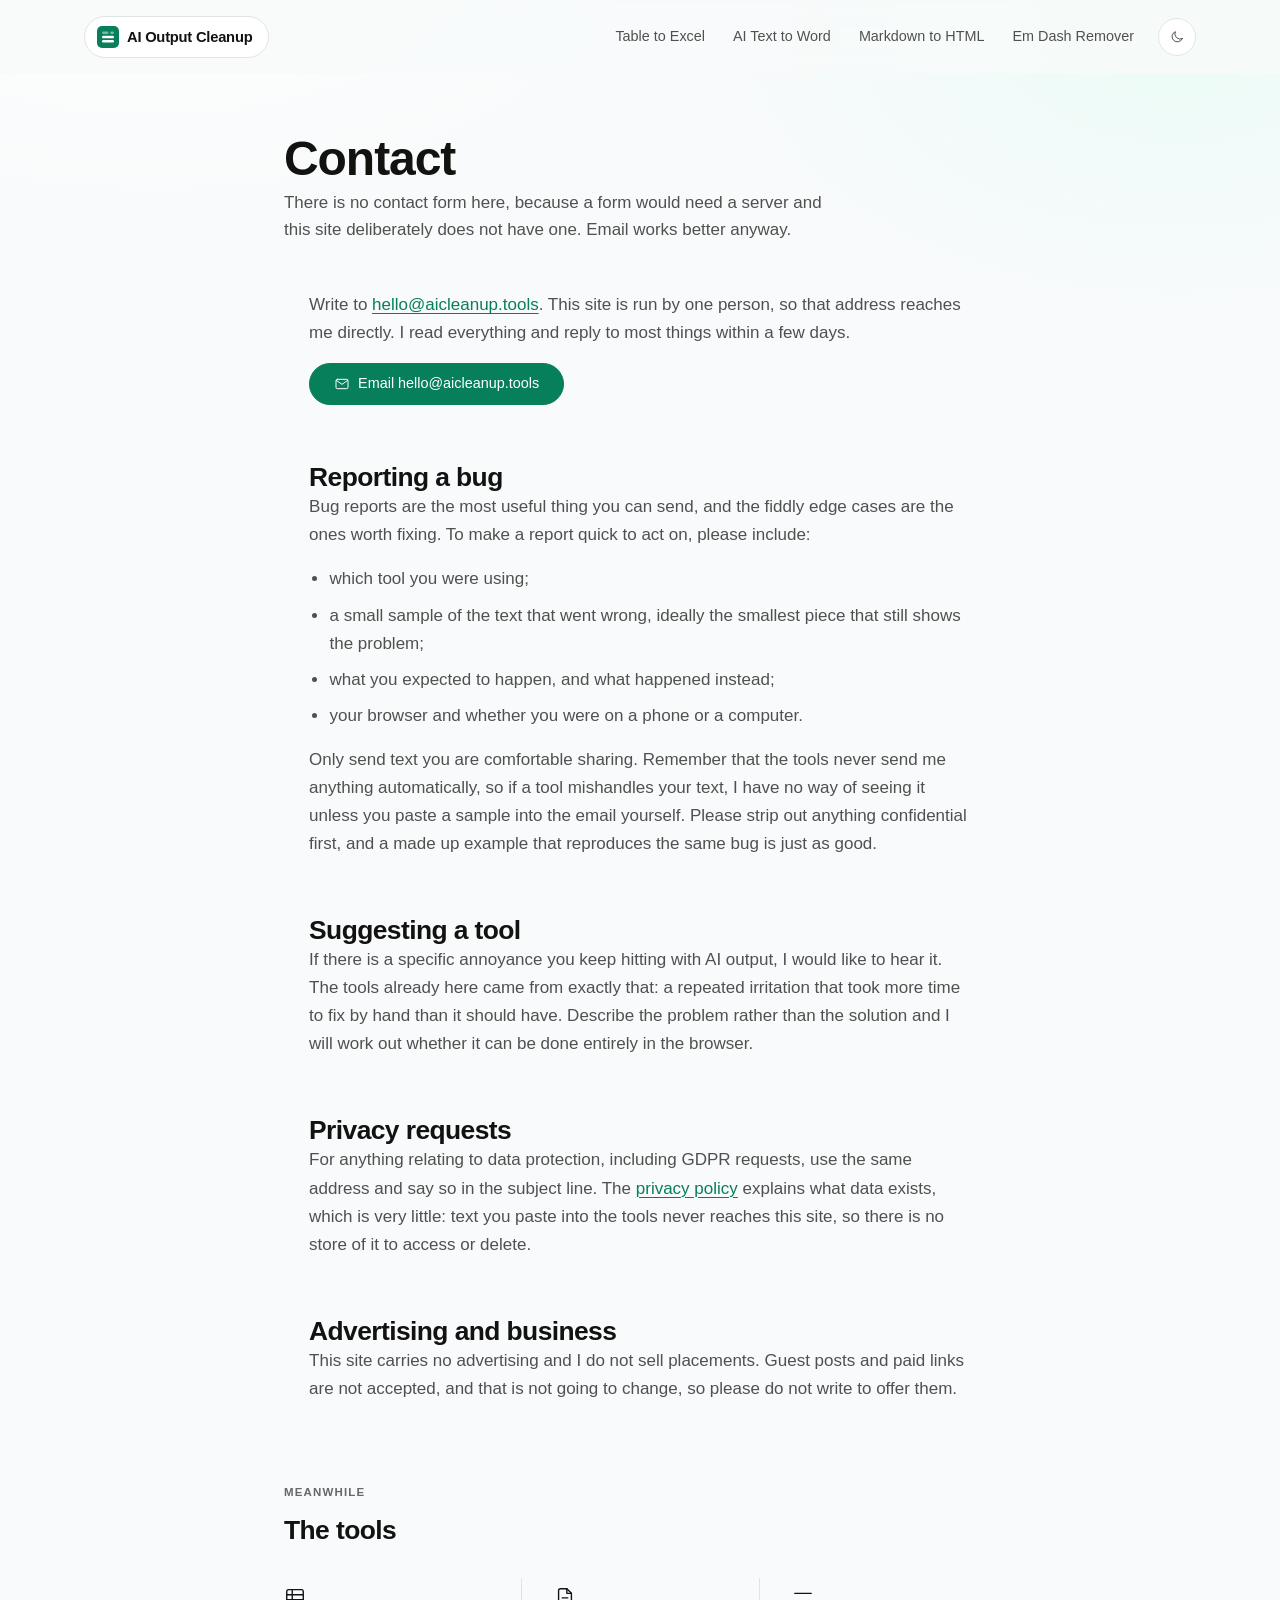
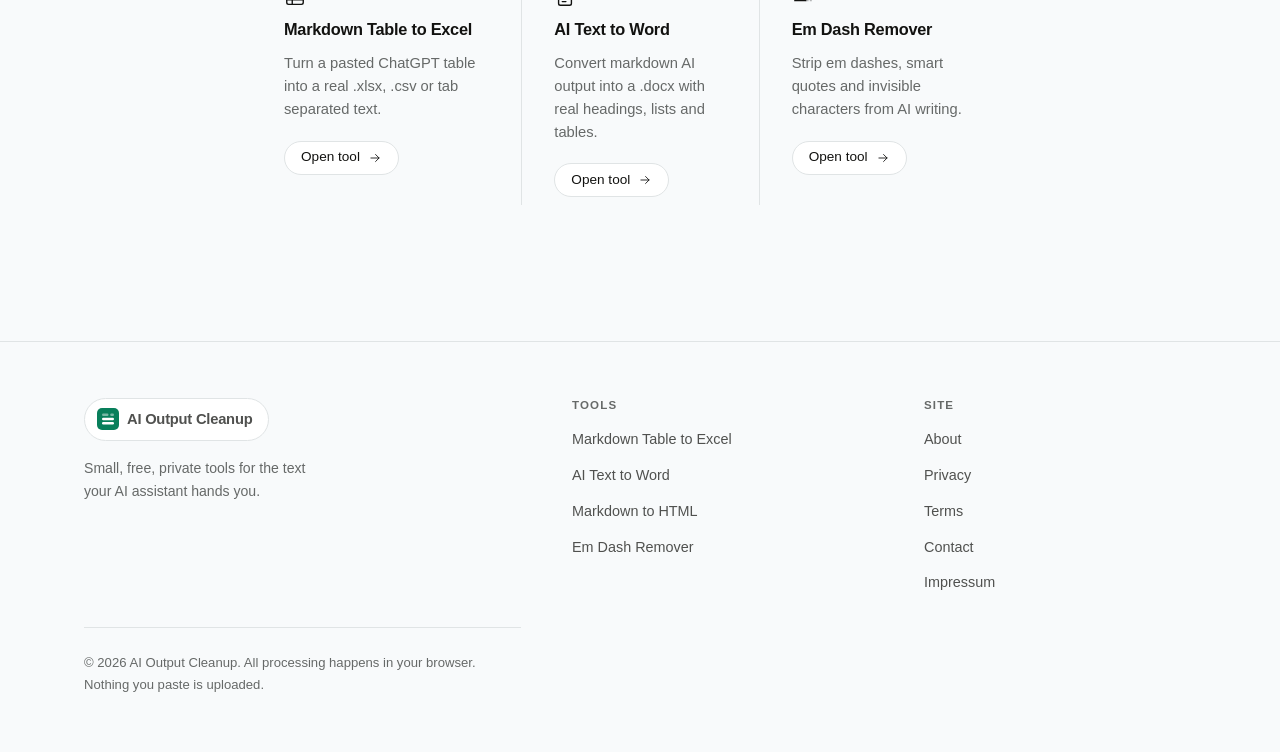
<file: contact/index.html>
<!DOCTYPE html>
<html lang="en">
<head>
<meta charset="utf-8">
<meta name="viewport" content="width=device-width, initial-scale=1">
<title>Contact | AI Output Cleanup</title>
<meta name="description" content="Get in touch about AI Output Cleanup. Report a bug, suggest a tool, or ask a question about privacy. One person reads every email.">
<link rel="canonical" href="https://aicleanup.tools/contact/">
<meta name="robots" content="index, follow">

<meta property="og:type" content="website">
<meta property="og:site_name" content="AI Output Cleanup">
<meta property="og:title" content="Contact AI Output Cleanup">
<meta property="og:description" content="Report a bug, suggest a tool, or ask a question. One person reads every email.">
<meta property="og:url" content="https://aicleanup.tools/contact/">
<meta property="og:image" content="https://aicleanup.tools/assets/img/og-default.jpg">
<meta property="og:image:width" content="1200">
<meta property="og:image:height" content="630">
<meta property="og:image:alt" content="AI Output Cleanup, free browser tools for AI generated text">
<meta name="twitter:card" content="summary_large_image">

<link rel="stylesheet" href="/assets/css/site.css">
<script src="/assets/js/theme.js"></script>
<link rel="icon" href="/favicon.svg" type="image/svg+xml">
</head>
<body>
<a class="skip-link" href="#main">Skip to content</a>

<header class="site-header">
  <div class="wrap wrap--wide site-header__inner">
    <a class="logo" href="/">
      <svg width="22" height="22" viewBox="0 0 22 22" role="img" aria-label="AI Output Cleanup logo">
        <rect width="22" height="22" rx="5" fill="#171717"></rect>
        <rect x="5" y="5.6" width="6.5" height="2.4" rx="1.2" fill="#ffffff" opacity="0.45"></rect>
        <rect x="13.2" y="5.6" width="3.8" height="2.4" rx="1.2" fill="#ffffff" opacity="0.45"></rect>
        <rect x="5" y="9.8" width="12" height="2.4" rx="1.2" fill="#ffffff"></rect>
        <rect x="5" y="14" width="12" height="2.4" rx="1.2" fill="#ffffff"></rect>
      </svg>
      <span>AI Output Cleanup</span>
    </a>
    <nav class="site-nav" aria-label="Main">
      <ul>
        <li><a href="/markdown-table-to-excel/">Table to Excel</a></li>
        <li><a href="/ai-text-to-word/">AI Text to Word</a></li>
        <li><a href="/markdown-to-html/">Markdown to HTML</a></li>
        <li><a href="/em-dash-remover/">Em Dash Remover</a></li>
      </ul>
    </nav>
  </div>
</header>

<main id="main">

  <div class="hero">
    <div class="wrap">
      <h1>Contact</h1>
      <p class="lede">
        There is no contact form here, because a form would need a server and
        this site deliberately does not have one. Email works better anyway.
      </p>
    </div>
  </div>

  <div class="wrap">
    <section class="section prose">
      <p>
        Write to
        <a href="mailto:hello@aicleanup.tools">hello@aicleanup.tools</a>.
        This site is run by one person, so that address reaches me directly. I
        read everything and reply to most things within a few days.
      </p>

      <p class="btn-row">
        <a class="btn btn--primary" href="mailto:hello@aicleanup.tools">
          <svg class="icon icon--forward" viewBox="0 0 24 24" aria-hidden="true">
            <rect x="3" y="5" width="18" height="14" rx="2"></rect>
            <path d="m3.5 6.5 8.5 6 8.5-6"></path>
          </svg>
          <span>Email hello@aicleanup.tools</span>
        </a>
      </p>

      <h2>Reporting a bug</h2>
      <p>
        Bug reports are the most useful thing you can send, and the fiddly
        edge cases are the ones worth fixing. To make a report quick to act on,
        please include:
      </p>
      <ul>
        <li>which tool you were using;</li>
        <li>a small sample of the text that went wrong, ideally the smallest
            piece that still shows the problem;</li>
        <li>what you expected to happen, and what happened instead;</li>
        <li>your browser and whether you were on a phone or a computer.</li>
      </ul>
      <p>
        Only send text you are comfortable sharing. Remember that the tools
        never send me anything automatically, so if a tool mishandles your
        text, I have no way of seeing it unless you paste a sample into the
        email yourself. Please strip out anything confidential first, and a
        made up example that reproduces the same bug is just as good.
      </p>

      <h2>Suggesting a tool</h2>
      <p>
        If there is a specific annoyance you keep hitting with AI output, I
        would like to hear it. The tools already here came from exactly that:
        a repeated irritation that took more time to fix by hand than it should
        have. Describe the problem rather than the solution and I will work out
        whether it can be done entirely in the browser.
      </p>

      <h2>Privacy requests</h2>
      <p>
        For anything relating to data protection, including GDPR
        requests, use the same address and say so in the subject line. The
        <a href="/privacy/">privacy policy</a> explains what data exists, which
        is very little: text you paste into the tools never reaches this site,
        so there is no store of it to access or delete.
      </p>

      <h2>Advertising and business</h2>
      <p>
        This site carries no advertising and I do not sell placements. Guest
        posts and paid links are not accepted, and that is not going to change,
        so please do not write to offer them.
      </p>
    </section>

    <section class="section" aria-labelledby="tools-heading">
      <p class="eyebrow">Meanwhile</p>
      <h2 id="tools-heading">The tools</h2>
      <ul class="cols cols--3">
        <li class="col">
          <svg class="icon" viewBox="0 0 24 24" aria-hidden="true" focusable="false">
            <rect x="3" y="4" width="18" height="16" rx="2"></rect>
            <path d="M3 9.5h18M3 15h18M9 4v16"></path>
          </svg>
          <h3><a href="/markdown-table-to-excel/">Markdown Table to Excel</a></h3>
          <p>Turn a pasted ChatGPT table into a real .xlsx, .csv or tab
             separated text.</p>
          <span class="col__cta" aria-hidden="true">
            Open tool
            <svg class="icon" viewBox="0 0 24 24"><path d="M5 12h14M13 6l6 6-6 6"></path></svg>
          </span>
        </li>
        <li class="col">
          <svg class="icon" viewBox="0 0 24 24" aria-hidden="true" focusable="false">
            <path d="M14 3H7a2 2 0 0 0-2 2v14a2 2 0 0 0 2 2h10a2 2 0 0 0 2-2V8l-5-5Z"></path>
            <path d="M14 3v5h5"></path>
            <path d="M9 13h6M9 17h4"></path>
          </svg>
          <h3><a href="/ai-text-to-word/">AI Text to Word</a></h3>
          <p>Convert markdown AI output into a .docx with real headings, lists
             and tables.</p>
          <span class="col__cta" aria-hidden="true">
            Open tool
            <svg class="icon" viewBox="0 0 24 24"><path d="M5 12h14M13 6l6 6-6 6"></path></svg>
          </span>
        </li>
        <li class="col">
          <svg class="icon" viewBox="0 0 24 24" aria-hidden="true" focusable="false">
            <path d="M3 8h18M3 16h12"></path>
            <path d="M15.5 16h5.5" opacity="0.3" stroke-dasharray="2 2.5"></path>
          </svg>
          <h3><a href="/em-dash-remover/">Em Dash Remover</a></h3>
          <p>Strip em dashes, smart quotes and invisible characters from AI
             writing.</p>
          <span class="col__cta" aria-hidden="true">
            Open tool
            <svg class="icon" viewBox="0 0 24 24"><path d="M5 12h14M13 6l6 6-6 6"></path></svg>
          </span>
        </li>
      </ul>
    </section>
  </div>
</main>

<footer class="site-footer">
  <div class="wrap wrap--wide">
    <div class="footer-cols">
      <div class="footer-brand">
        <a class="logo" href="/">
          <svg width="22" height="22" viewBox="0 0 22 22" role="img" aria-label="AI Output Cleanup logo">
            <rect width="22" height="22" rx="5" fill="#171717"></rect>
            <rect x="5" y="5.6" width="6.5" height="2.4" rx="1.2" fill="#ffffff" opacity="0.45"></rect>
            <rect x="13.2" y="5.6" width="3.8" height="2.4" rx="1.2" fill="#ffffff" opacity="0.45"></rect>
            <rect x="5" y="9.8" width="12" height="2.4" rx="1.2" fill="#ffffff"></rect>
            <rect x="5" y="14" width="12" height="2.4" rx="1.2" fill="#ffffff"></rect>
          </svg>
          <span>AI Output Cleanup</span>
        </a>
        <p>Small, free, private tools for the text your AI assistant hands you.</p>
      </div>

      <nav aria-labelledby="footer-tools">
        <h2 id="footer-tools">Tools</h2>
        <ul>
          <li><a href="/markdown-table-to-excel/">Markdown Table to Excel</a></li>
          <li><a href="/ai-text-to-word/">AI Text to Word</a></li>
          <li><a href="/markdown-to-html/">Markdown to HTML</a></li>
          <li><a href="/em-dash-remover/">Em Dash Remover</a></li>
        </ul>
      </nav>

      <nav aria-labelledby="footer-site">
        <h2 id="footer-site">Site</h2>
        <ul>
          <li><a href="/about/">About</a></li>
          <li><a href="/privacy/">Privacy</a></li>
          <li><a href="/terms/">Terms</a></li>
          <li><a href="/contact/">Contact</a></li>
          <li><a href="/impressum/">Impressum</a></li>
        </ul>
      </nav>
    </div>

    <p class="site-footer__meta">
      &copy; <span id="year">2026</span> AI Output Cleanup. All processing happens
      in your browser. Nothing you paste is uploaded.
    </p>
  </div>
</footer>

<aside id="cookie-banner" class="cookie-banner" hidden aria-label="Cookie notice">
  <div class="cookie-banner__inner">
    <p>
      This site uses cookies for advertising. You can decline and keep using
      every tool. See our <a href="/privacy/">privacy policy</a>.
    </p>
    <div class="btn-row">
      <button type="button" class="btn btn--ghost" id="cookie-decline">Decline</button>
      <button type="button" class="btn btn--primary" id="cookie-accept">Accept</button>
    </div>
  </div>
</aside>

<script src="/assets/js/site.js" defer></script>
</body>
</html>
</file>
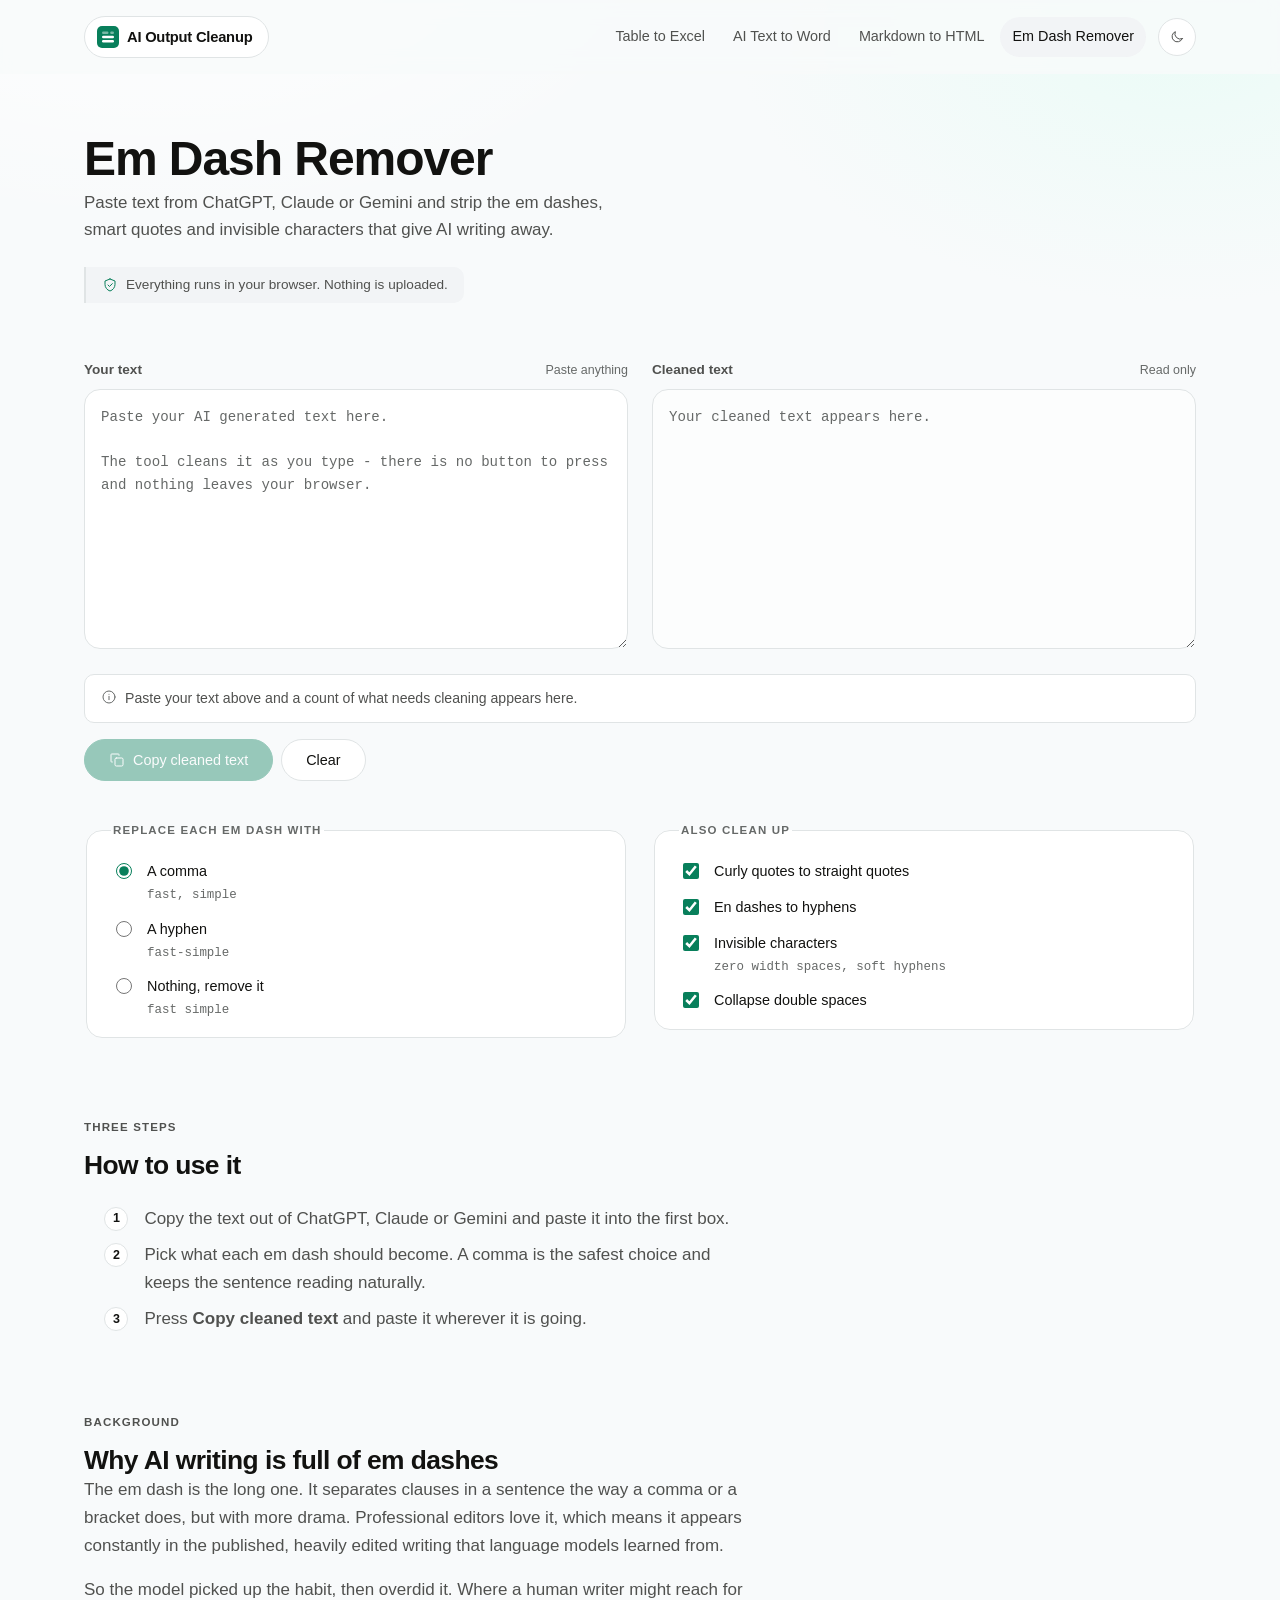
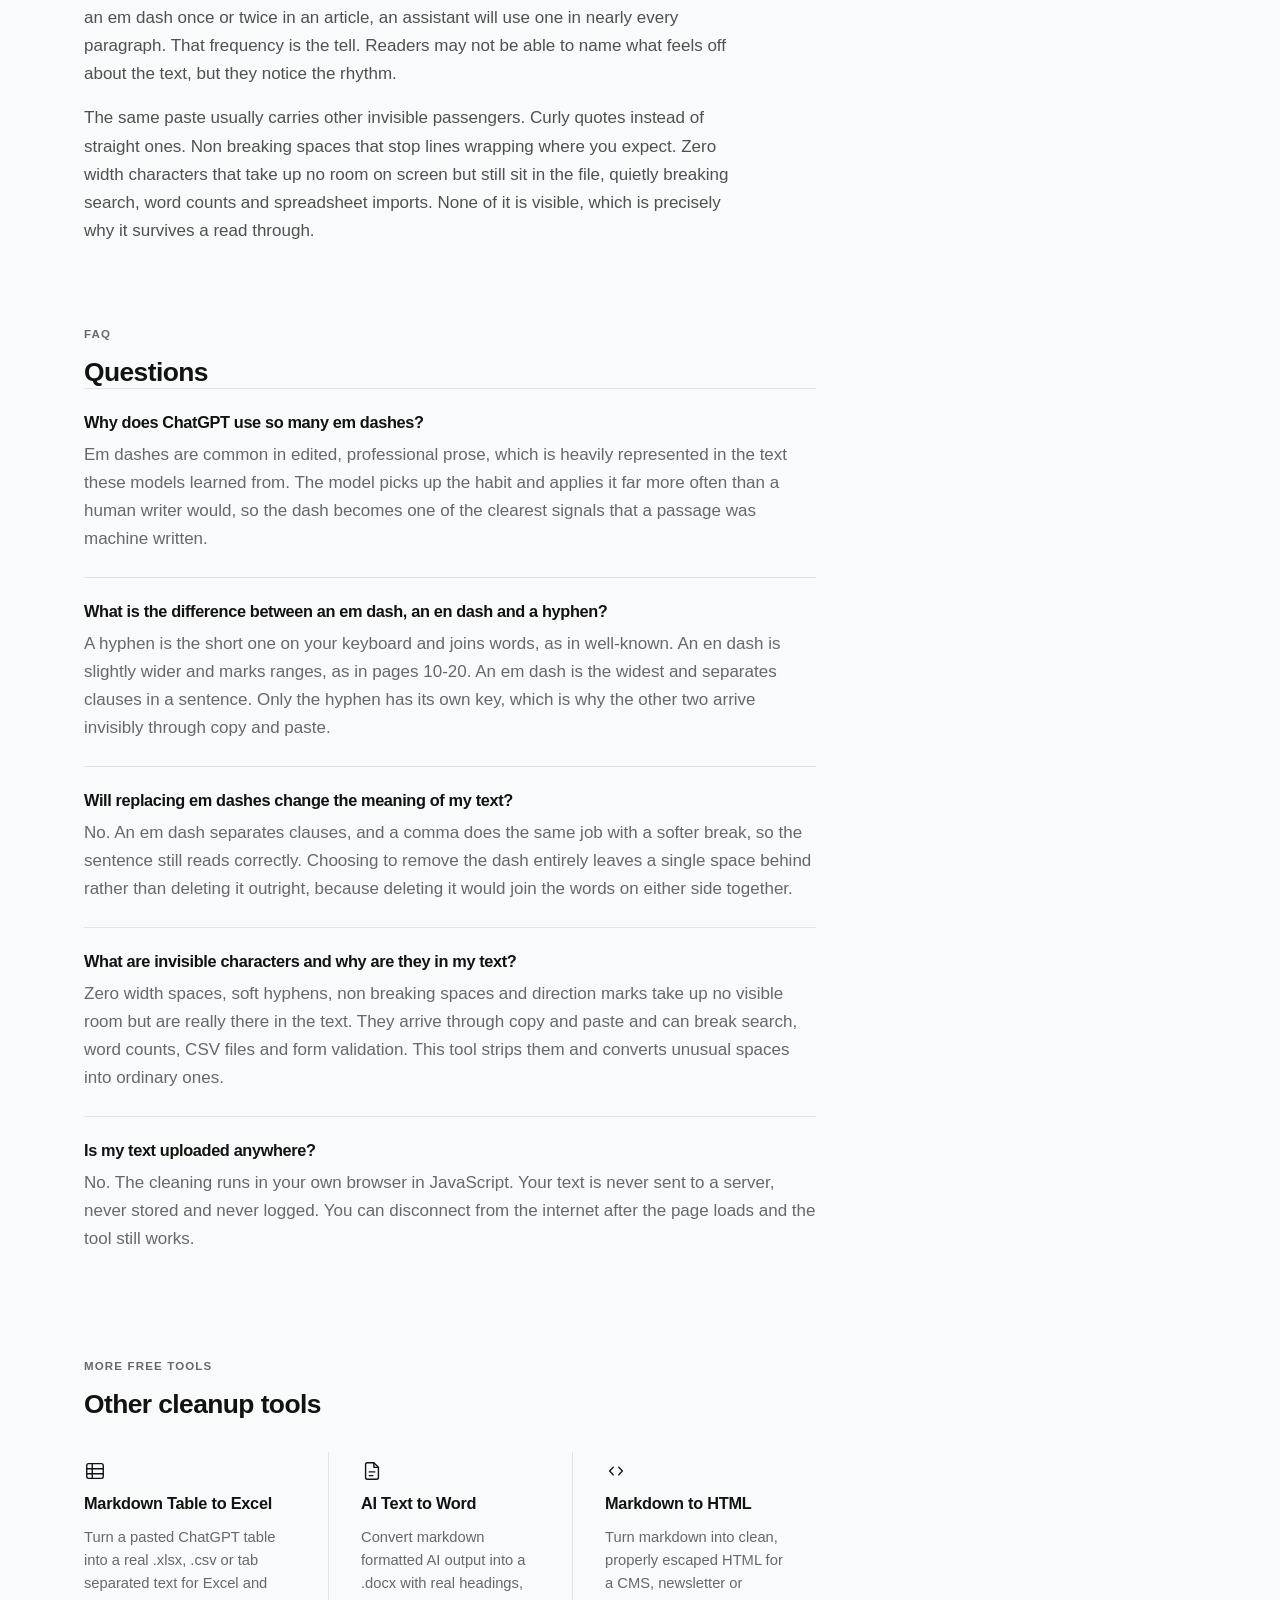
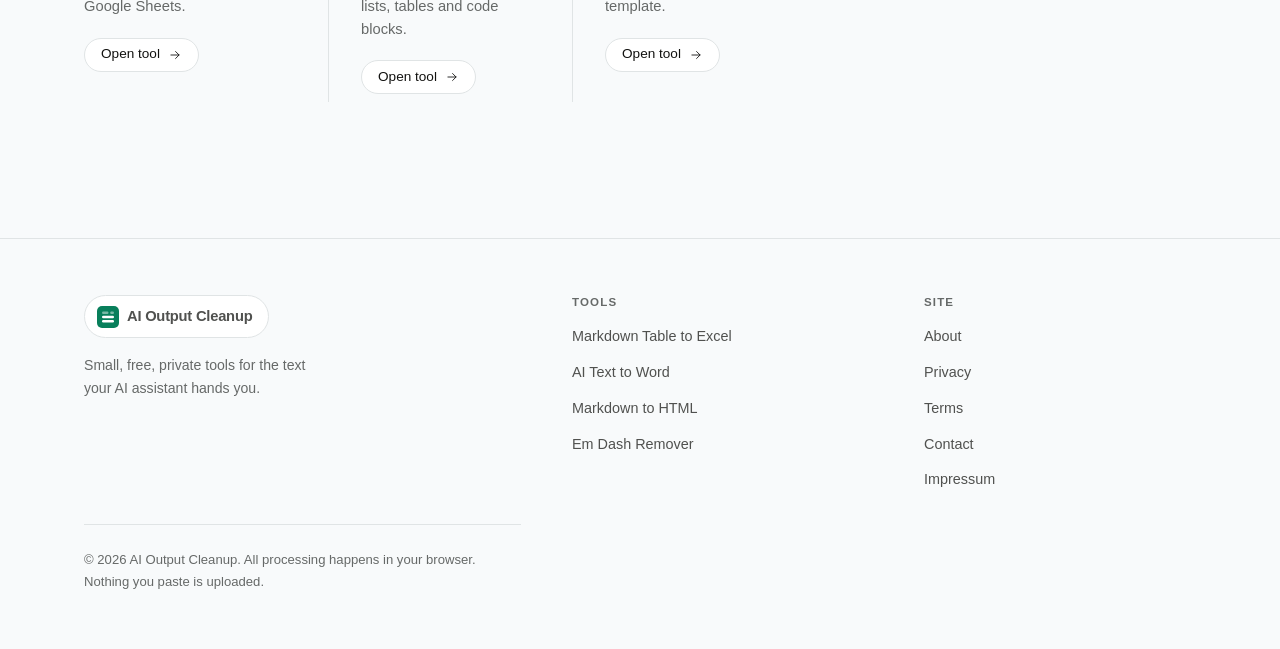
<file: em-dash-remover/index.html>
<!DOCTYPE html>
<html lang="en">
<head>
<meta charset="utf-8">
<meta name="viewport" content="width=device-width, initial-scale=1">
<title>Em Dash Remover | Remove Em Dashes From ChatGPT Text</title>
<meta name="description" content="Free em dash remover for AI text. Paste ChatGPT output to strip em dashes, smart quotes and invisible characters. Runs in your browser, nothing uploaded.">
<link rel="canonical" href="https://aicleanup.tools/em-dash-remover/">
<meta name="robots" content="index, follow, max-image-preview:large">

<meta property="og:type" content="website">
<meta property="og:site_name" content="AI Output Cleanup">
<meta property="og:title" content="Em Dash Remover for AI Text">
<meta property="og:description" content="Paste ChatGPT output and strip em dashes, smart quotes and invisible characters instantly. Free, no signup, nothing uploaded.">
<meta property="og:url" content="https://aicleanup.tools/em-dash-remover/">
<meta property="og:image" content="https://aicleanup.tools/assets/img/og-em-dash-remover.jpg">
<meta property="og:image:width" content="1200">
<meta property="og:image:height" content="630">
<meta property="og:image:alt" content="AI Output Cleanup, free browser tools for AI generated text">
<meta name="twitter:card" content="summary_large_image">

<link rel="stylesheet" href="/assets/css/site.css">
<script src="/assets/js/theme.js"></script>
<link rel="icon" href="/favicon.svg" type="image/svg+xml">

<script type="application/ld+json">
{
  "@context": "https://schema.org",
  "@graph": [
    {
      "@type": "WebApplication",
      "name": "Em Dash Remover",
      "url": "https://aicleanup.tools/em-dash-remover/",
      "description": "Removes em dashes, smart quotes and invisible characters from AI generated text. Runs entirely in the browser.",
      "applicationCategory": "UtilitiesApplication",
      "operatingSystem": "Any modern web browser",
      "browserRequirements": "Requires JavaScript",
      "isAccessibleForFree": true,
      "offers": {
        "@type": "Offer",
        "price": "0",
        "priceCurrency": "EUR"
      }
    },
    {
      "@type": "FAQPage",
      "mainEntity": [
        {
          "@type": "Question",
          "name": "Why does ChatGPT use so many em dashes?",
          "acceptedAnswer": {
            "@type": "Answer",
            "text": "Em dashes are common in edited, professional prose, which is heavily represented in the text these models learned from. The model picks up the habit and applies it far more often than a human writer would, so the dash becomes one of the clearest signals that a passage was machine written."
          }
        },
        {
          "@type": "Question",
          "name": "What is the difference between an em dash, an en dash and a hyphen?",
          "acceptedAnswer": {
            "@type": "Answer",
            "text": "A hyphen is the short one on your keyboard and joins words, as in well-known. An en dash is slightly wider and marks ranges, as in pages 10-20. An em dash is the widest and separates clauses in a sentence. Only the hyphen has its own key, which is why the other two arrive invisibly through copy and paste."
          }
        },
        {
          "@type": "Question",
          "name": "Will replacing em dashes change the meaning of my text?",
          "acceptedAnswer": {
            "@type": "Answer",
            "text": "No. An em dash separates clauses, and a comma does the same job with a softer break, so the sentence still reads correctly. Choosing to remove the dash entirely leaves a single space behind rather than deleting it outright, because deleting it would join the words on either side together."
          }
        },
        {
          "@type": "Question",
          "name": "What are invisible characters and why are they in my text?",
          "acceptedAnswer": {
            "@type": "Answer",
            "text": "Zero width spaces, soft hyphens, non breaking spaces and direction marks take up no visible room but are really there in the text. They arrive through copy and paste and can break search, word counts, CSV files and form validation. This tool strips them and converts unusual spaces into ordinary ones."
          }
        },
        {
          "@type": "Question",
          "name": "Is my text uploaded anywhere?",
          "acceptedAnswer": {
            "@type": "Answer",
            "text": "No. The cleaning runs in your own browser in JavaScript. Your text is never sent to a server, never stored and never logged. You can disconnect from the internet after the page loads and the tool still works."
          }
        }
      ]
    }
  ]
}
</script>
</head>
<body>
<a class="skip-link" href="#main">Skip to content</a>

<header class="site-header">
  <div class="wrap wrap--wide site-header__inner">
    <a class="logo" href="/">
      <svg width="22" height="22" viewBox="0 0 22 22" role="img" aria-label="AI Output Cleanup logo">
        <rect width="22" height="22" rx="5" fill="#171717"></rect>
        <rect x="5" y="5.6" width="6.5" height="2.4" rx="1.2" fill="#ffffff" opacity="0.45"></rect>
        <rect x="13.2" y="5.6" width="3.8" height="2.4" rx="1.2" fill="#ffffff" opacity="0.45"></rect>
        <rect x="5" y="9.8" width="12" height="2.4" rx="1.2" fill="#ffffff"></rect>
        <rect x="5" y="14" width="12" height="2.4" rx="1.2" fill="#ffffff"></rect>
      </svg>
      <span>AI Output Cleanup</span>
    </a>
    <nav class="site-nav" aria-label="Main">
      <ul>
        <li><a href="/markdown-table-to-excel/">Table to Excel</a></li>
        <li><a href="/ai-text-to-word/">AI Text to Word</a></li>
        <li><a href="/markdown-to-html/">Markdown to HTML</a></li>
        <li><a href="/em-dash-remover/" aria-current="page">Em Dash Remover</a></li>
      </ul>
    </nav>
  </div>
</header>

<main id="main">

  <div class="hero">
    <div class="wrap wrap--wide">
      <h1>Em Dash Remover</h1>
      <p class="lede">
        Paste text from ChatGPT, Claude or Gemini and strip the em dashes,
        smart quotes and invisible characters that give AI writing away.
      </p>
      <p class="privacy-note">
        <svg class="icon icon--sm" viewBox="0 0 24 24" aria-hidden="true" focusable="false">
          <path d="M12 3 4.5 6v5.2c0 4.4 3.2 8.5 7.5 9.8 4.3-1.3 7.5-5.4 7.5-9.8V6L12 3Z"></path>
          <path d="m9 12 2.2 2.2L15.5 10"></path>
        </svg>
        <span>Everything runs in your browser. Nothing is uploaded.</span>
      </p>
    </div>
  </div>

  <div class="wrap wrap--wide">

    <!-- The tool itself, directly under the H1 and before any explanation. -->
    <section class="tool" aria-label="Em dash remover tool">
      <div class="tool-grid">
        <div>
          <div class="field__head">
            <label for="input">Your text</label>
            <span class="field__hint">Paste anything</span>
          </div>
          <textarea id="input" spellcheck="false" autocomplete="off"
            placeholder="Paste your AI generated text here.

The tool cleans it as you type - there is no button to press and nothing leaves your browser."></textarea>
        </div>

        <div>
          <div class="field__head">
            <label for="output">Cleaned text</label>
            <span class="field__hint">Read only</span>
          </div>
          <textarea id="output" readonly spellcheck="false"
            placeholder="Your cleaned text appears here."></textarea>
        </div>
      </div>

      <p class="counter" id="counter">
        <svg class="icon icon--sm" viewBox="0 0 24 24" aria-hidden="true" focusable="false">
          <circle cx="12" cy="12" r="9"></circle>
          <path d="M12 11v5M12 8h.01"></path>
        </svg>
        <span id="counter-text" role="status" aria-live="polite">Paste your text above and a count of what needs cleaning appears here.</span>
      </p>

      <div class="btn-row">
        <button type="button" class="btn btn--primary" id="copy" disabled>
          <svg class="icon" viewBox="0 0 24 24" aria-hidden="true">
            <rect x="9" y="9" width="12" height="12" rx="2"></rect>
            <path d="M5 15H4a1 1 0 0 1-1-1V4a1 1 0 0 1 1-1h10a1 1 0 0 1 1 1v1"></path>
          </svg>
          <span>Copy cleaned text</span>
        </button>
        <button type="button" class="btn btn--ghost" id="clear">Clear</button>
      </div>

      <!-- Revealed by the script once text has been copied successfully. -->
      <p class="next-step" id="next-step" hidden>
        <svg class="icon icon--sm" viewBox="0 0 24 24" aria-hidden="true" focusable="false">
          <path d="M14 3H7a2 2 0 0 0-2 2v14a2 2 0 0 0 2 2h10a2 2 0 0 0 2-2V8l-5-5Z"></path>
          <path d="M14 3v5h5"></path>
        </svg>
        <span><strong>Putting this into a document?</strong>
          <a href="/ai-text-to-word/">AI Text to Word</a> turns the whole answer
          into a .docx with real headings, lists and tables, instead of a page
          of asterisks.</span>
      </p>

      <div class="opt-cols">
        <fieldset class="opt-group">
          <legend class="opt-group__title">Replace each em dash with</legend>
          <label class="opt">
            <input type="radio" name="emdash" value="comma" checked>
            <span class="opt__text">A comma
              <span class="opt__hint">fast, simple</span>
            </span>
          </label>
          <label class="opt">
            <input type="radio" name="emdash" value="hyphen">
            <span class="opt__text">A hyphen
              <span class="opt__hint">fast-simple</span>
            </span>
          </label>
          <label class="opt">
            <input type="radio" name="emdash" value="remove">
            <span class="opt__text">Nothing, remove it
              <span class="opt__hint">fast simple</span>
            </span>
          </label>
        </fieldset>

        <fieldset class="opt-group">
          <legend class="opt-group__title">Also clean up</legend>
          <label class="opt">
            <input type="checkbox" id="opt-quotes" checked>
            <span class="opt__text">Curly quotes to straight quotes</span>
          </label>
          <label class="opt">
            <input type="checkbox" id="opt-endash" checked>
            <span class="opt__text">En dashes to hyphens</span>
          </label>
          <label class="opt">
            <input type="checkbox" id="opt-invisible" checked>
            <span class="opt__text">Invisible characters
              <span class="opt__hint">zero width spaces, soft hyphens</span>
            </span>
          </label>
          <label class="opt">
            <input type="checkbox" id="opt-spaces" checked>
            <span class="opt__text">Collapse double spaces</span>
          </label>
        </fieldset>
      </div>
    </section>

    <!-- AdSense: paste the ad unit snippet inside this container. Leave the reserved height. -->
    <div class="ad-slot" data-ad-slot="emdash-below-tool"></div>

    <div class="layout">
    <div class="layout__main">

      <section class="section prose" aria-labelledby="how-heading">
        <p class="eyebrow">Three steps</p>
        <h2 id="how-heading">How to use it</h2>
        <ol class="steps">
          <li>Copy the text out of ChatGPT, Claude or Gemini and paste it into
              the first box.</li>
          <li>Pick what each em dash should become. A comma is the safest choice
              and keeps the sentence reading naturally.</li>
          <li>Press <strong>Copy cleaned text</strong> and paste it wherever it
              is going.</li>
        </ol>
      </section>

      <section class="section prose" aria-labelledby="why-heading">
        <p class="eyebrow">Background</p>
        <h2 id="why-heading">Why AI writing is full of em dashes</h2>
        <p>
          The em dash is the long one. It separates clauses in a sentence the
          way a comma or a bracket does, but with more drama. Professional
          editors love it, which means it appears constantly in the published,
          heavily edited writing that language models learned from.
        </p>
        <p>
          So the model picked up the habit, then overdid it. Where a human
          writer might reach for an em dash once or twice in an article, an
          assistant will use one in nearly every paragraph. That frequency is
          the tell. Readers may not be able to name what feels off about the
          text, but they notice the rhythm.
        </p>
        <p>
          The same paste usually carries other invisible passengers. Curly
          quotes instead of straight ones. Non breaking spaces that stop lines
          wrapping where you expect. Zero width characters that take up no
          room on screen but still sit in the file, quietly breaking search,
          word counts and spreadsheet imports. None of it is visible, which is
          precisely why it survives a read through.
        </p>
      </section>

      <section class="section" aria-labelledby="faq-heading">
        <p class="eyebrow">FAQ</p>
        <h2 id="faq-heading">Questions</h2>

        <div class="faq-item">
          <h3>Why does ChatGPT use so many em dashes?</h3>
          <p>Em dashes are common in edited, professional prose, which is
             heavily represented in the text these models learned from. The
             model picks up the habit and applies it far more often than a
             human writer would, so the dash becomes one of the clearest
             signals that a passage was machine written.</p>
        </div>

        <div class="faq-item">
          <h3>What is the difference between an em dash, an en dash and a hyphen?</h3>
          <p>A hyphen is the short one on your keyboard and joins words, as in
             well-known. An en dash is slightly wider and marks ranges, as in
             pages 10-20. An em dash is the widest and separates clauses in a
             sentence. Only the hyphen has its own key, which is why the other
             two arrive invisibly through copy and paste.</p>
        </div>

        <div class="faq-item">
          <h3>Will replacing em dashes change the meaning of my text?</h3>
          <p>No. An em dash separates clauses, and a comma does the same job
             with a softer break, so the sentence still reads correctly.
             Choosing to remove the dash entirely leaves a single space behind
             rather than deleting it outright, because deleting it would join
             the words on either side together.</p>
        </div>

        <div class="faq-item">
          <h3>What are invisible characters and why are they in my text?</h3>
          <p>Zero width spaces, soft hyphens, non breaking spaces and direction
             marks take up no visible room but are really there in the text.
             They arrive through copy and paste and can break search, word
             counts, CSV files and form validation. This tool strips them and
             converts unusual spaces into ordinary ones.</p>
        </div>

        <div class="faq-item">
          <h3>Is my text uploaded anywhere?</h3>
          <p>No. The cleaning runs in your own browser in JavaScript. Your text
             is never sent to a server, never stored and never logged. You can
             disconnect from the internet after the page loads and the tool
             still works.</p>
        </div>
      </section>

      <section class="section" aria-labelledby="more-heading">
        <p class="eyebrow">More free tools</p>
        <h2 id="more-heading">Other cleanup tools</h2>
        <ul class="cols cols--3">
          <li class="col">
            <svg class="icon" viewBox="0 0 24 24" aria-hidden="true" focusable="false">
              <rect x="3" y="4" width="18" height="16" rx="2"></rect>
              <path d="M3 9.5h18M3 15h18M9 4v16"></path>
            </svg>
            <h3><a href="/markdown-table-to-excel/">Markdown Table to Excel</a></h3>
            <p>Turn a pasted ChatGPT table into a real .xlsx, .csv or tab
               separated text for Excel and Google Sheets.</p>
            <span class="col__cta" aria-hidden="true">
              Open tool
              <svg class="icon" viewBox="0 0 24 24"><path d="M5 12h14M13 6l6 6-6 6"></path></svg>
            </span>
          </li>
          <li class="col">
            <svg class="icon" viewBox="0 0 24 24" aria-hidden="true" focusable="false">
              <path d="M14 3H7a2 2 0 0 0-2 2v14a2 2 0 0 0 2 2h10a2 2 0 0 0 2-2V8l-5-5Z"></path>
              <path d="M14 3v5h5"></path>
              <path d="M9 13h6M9 17h4"></path>
            </svg>
            <h3><a href="/ai-text-to-word/">AI Text to Word</a></h3>
            <p>Convert markdown formatted AI output into a .docx with real
               headings, lists, tables and code blocks.</p>
            <span class="col__cta" aria-hidden="true">
              Open tool
              <svg class="icon" viewBox="0 0 24 24"><path d="M5 12h14M13 6l6 6-6 6"></path></svg>
            </span>
          </li>

          <!-- ===================================================================
               SCRIBER CARD. Ready to switch on after AdSense approval.
               To make it live, delete the comment opener above this block and
               the comment closer below it. Nothing else needs changing: it is
               a third column in the list and the row is already built for 3.
               Kept commented rather than hidden so crawlers never see a link
               that visitors cannot.
               ===================================================================
          <li class="col">
            <svg class="icon" viewBox="0 0 24 24" aria-hidden="true" focusable="false">
              <rect x="3" y="5" width="18" height="14" rx="2"></rect>
              <path d="m10.4 9.7 4.3 2.3-4.3 2.3z"></path>
            </svg>
            <h3><a href="https://scriber.video/" rel="noopener">Scriber, YouTube to text</a></h3>
            <p>Paste a YouTube link and get a clean transcript in seconds.
               Another tool I build, no signup needed.</p>
            <span class="col__cta" aria-hidden="true">
              Visit scriber.video
              <svg class="icon" viewBox="0 0 24 24"><path d="M5 12h14M13 6l6 6-6 6"></path></svg>
            </span>
          </li>
               =================================================================== -->
          <li class="col">
            <svg class="icon" viewBox="0 0 24 24" aria-hidden="true" focusable="false">
              <path d="m9 8-4 4 4 4M15 8l4 4-4 4"></path>
            </svg>
            <h3><a href="/markdown-to-html/">Markdown to HTML</a></h3>
            <p>Turn markdown into clean, properly escaped HTML for a CMS,
               newsletter or template.</p>
            <span class="col__cta" aria-hidden="true">
              Open tool
              <svg class="icon" viewBox="0 0 24 24"><path d="M5 12h14M13 6l6 6-6 6"></path></svg>
            </span>
          </li>

        </ul>
      </section>

    </div><!-- /.layout__main -->

    <aside class="layout__aside" aria-label="Advertisement">
      <!-- AdSense: paste the 300x600 rail ad unit inside this container. -->
      <div class="ad-slot ad-slot--rail" data-ad-slot="emdash-mid"></div>
    </aside>
    </div><!-- /.layout -->

    <!-- AdSense: footer ad unit goes inside this container. -->
    <div class="ad-slot ad-slot--footer" data-ad-slot="emdash-footer"></div>

  </div>
</main>

<footer class="site-footer">
  <div class="wrap wrap--wide">
    <div class="footer-cols">
      <div class="footer-brand">
        <a class="logo" href="/">
          <svg width="22" height="22" viewBox="0 0 22 22" role="img" aria-label="AI Output Cleanup logo">
            <rect width="22" height="22" rx="5" fill="#171717"></rect>
            <rect x="5" y="5.6" width="6.5" height="2.4" rx="1.2" fill="#ffffff" opacity="0.45"></rect>
            <rect x="13.2" y="5.6" width="3.8" height="2.4" rx="1.2" fill="#ffffff" opacity="0.45"></rect>
            <rect x="5" y="9.8" width="12" height="2.4" rx="1.2" fill="#ffffff"></rect>
            <rect x="5" y="14" width="12" height="2.4" rx="1.2" fill="#ffffff"></rect>
          </svg>
          <span>AI Output Cleanup</span>
        </a>
        <p>Small, free, private tools for the text your AI assistant hands you.</p>
      </div>

      <nav aria-labelledby="footer-tools">
        <h2 id="footer-tools">Tools</h2>
        <ul>
          <li><a href="/markdown-table-to-excel/">Markdown Table to Excel</a></li>
          <li><a href="/ai-text-to-word/">AI Text to Word</a></li>
          <li><a href="/markdown-to-html/">Markdown to HTML</a></li>
          <li><a href="/em-dash-remover/">Em Dash Remover</a></li>
        </ul>
      </nav>

      <nav aria-labelledby="footer-site">
        <h2 id="footer-site">Site</h2>
        <ul>
          <li><a href="/about/">About</a></li>
          <li><a href="/privacy/">Privacy</a></li>
          <li><a href="/terms/">Terms</a></li>
          <li><a href="/contact/">Contact</a></li>
          <li><a href="/impressum/">Impressum</a></li>
        </ul>
      </nav>
    </div>

    <p class="site-footer__meta">
      &copy; <span id="year">2026</span> AI Output Cleanup. All processing happens
      in your browser. Nothing you paste is uploaded.
    </p>
  </div>
</footer>

<aside id="cookie-banner" class="cookie-banner" hidden aria-label="Cookie notice">
  <div class="cookie-banner__inner">
    <p>
      This site uses cookies for advertising. You can decline and keep using
      every tool. See our <a href="/privacy/">privacy policy</a>.
    </p>
    <div class="btn-row">
      <button type="button" class="btn btn--ghost" id="cookie-decline">Decline</button>
      <button type="button" class="btn btn--primary" id="cookie-accept">Accept</button>
    </div>
  </div>
</aside>

<script src="/assets/js/site.js" defer></script>
<script src="/assets/js/em-dash-remover.js" defer></script>
</body>
</html>
</file>
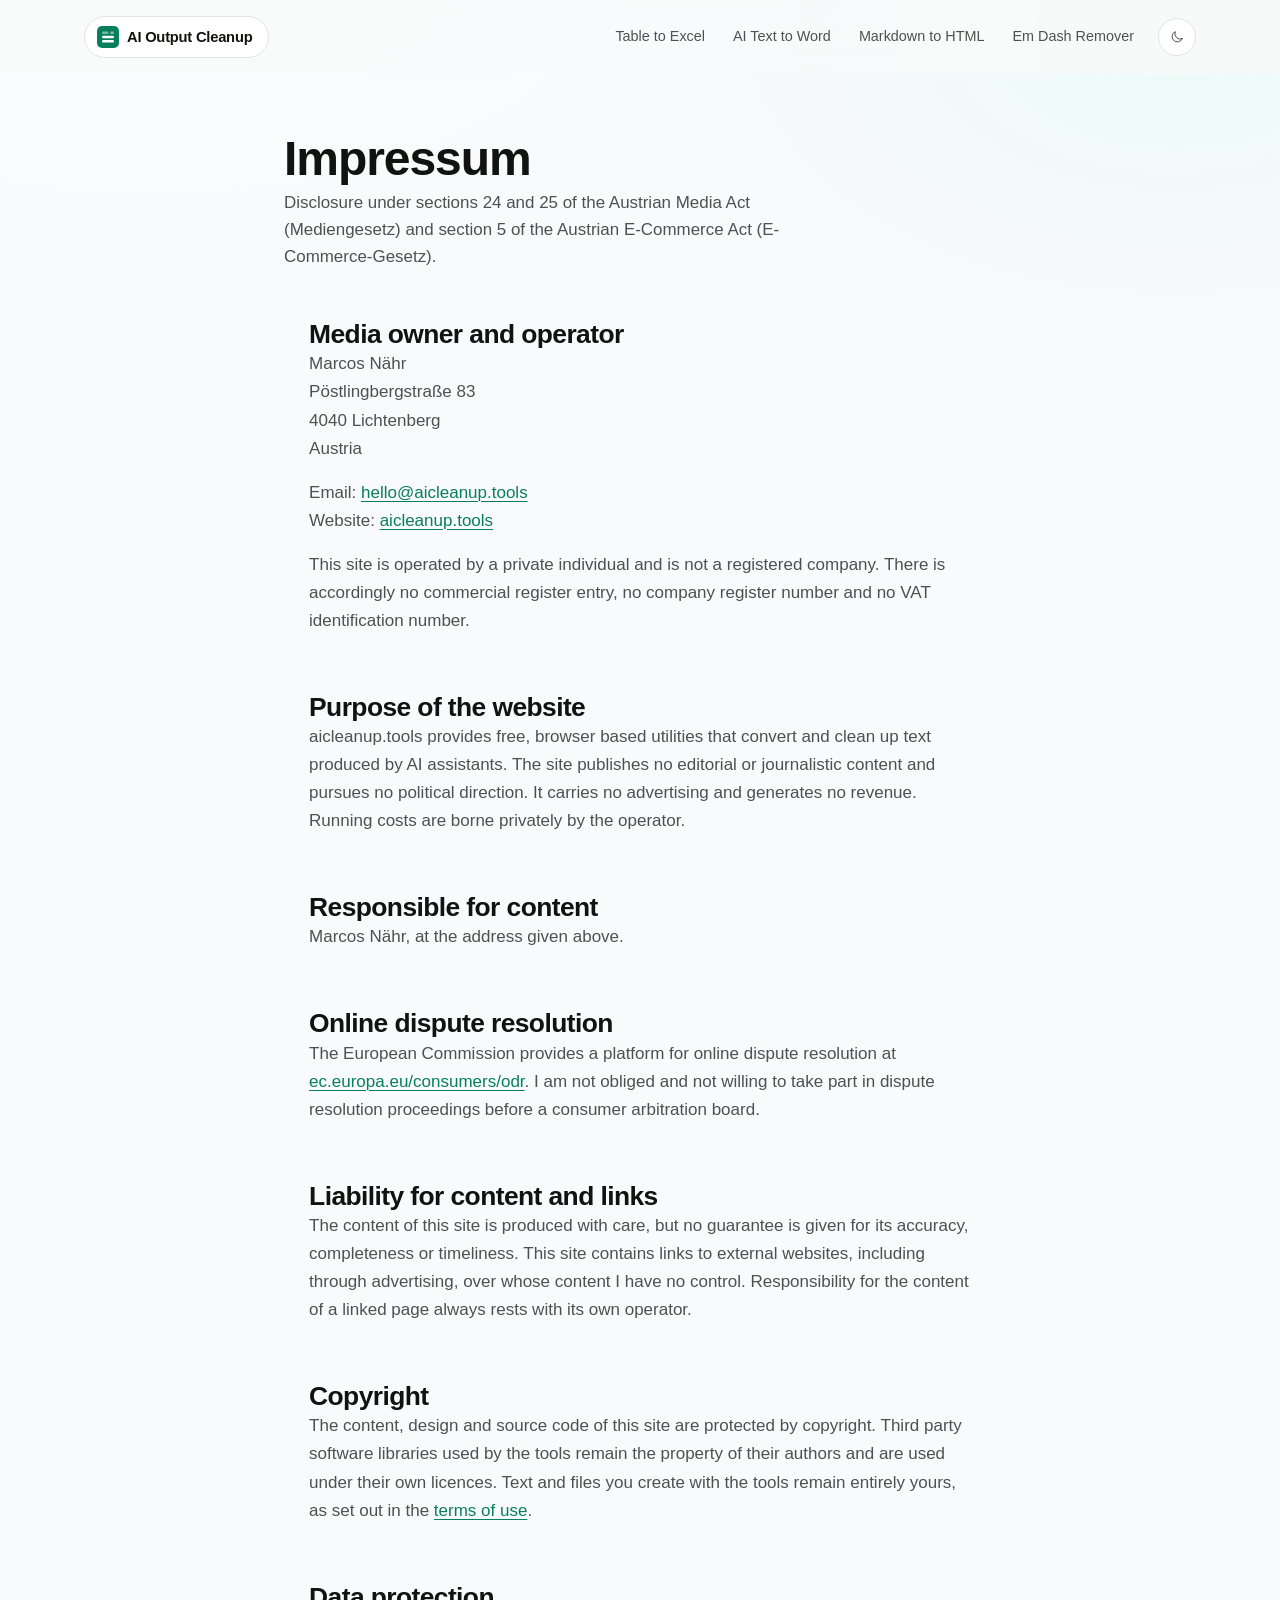
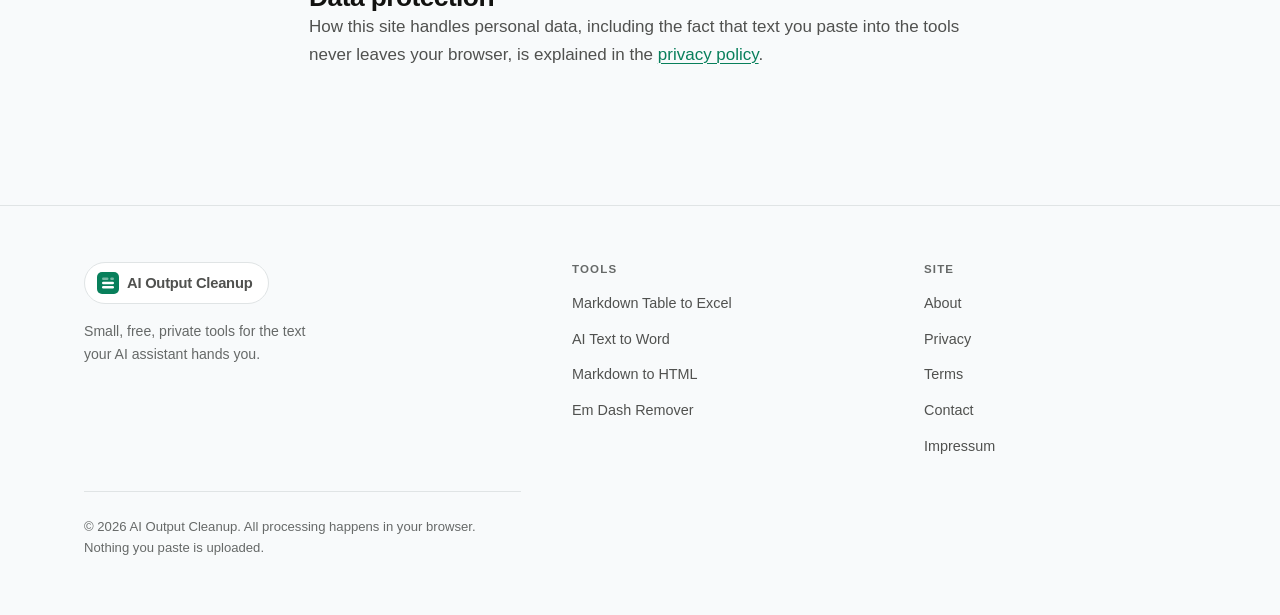
<file: impressum/index.html>
<!DOCTYPE html>
<html lang="en">
<head>
<meta charset="utf-8">
<meta name="viewport" content="width=device-width, initial-scale=1">
<title>Impressum | AI Output Cleanup</title>
<meta name="description" content="Impressum and disclosure for aicleanup.tools under the Austrian E-Commerce Act and Media Act, including operator details and contact information.">
<link rel="canonical" href="https://aicleanup.tools/impressum/">
<meta name="robots" content="index, follow">

<meta property="og:type" content="website">
<meta property="og:site_name" content="AI Output Cleanup">
<meta property="og:title" content="Impressum">
<meta property="og:description" content="Operator details and disclosure for aicleanup.tools.">
<meta property="og:url" content="https://aicleanup.tools/impressum/">
<meta property="og:image" content="https://aicleanup.tools/assets/img/og-default.jpg">
<meta property="og:image:width" content="1200">
<meta property="og:image:height" content="630">
<meta property="og:image:alt" content="AI Output Cleanup, free browser tools for AI generated text">
<meta name="twitter:card" content="summary_large_image">

<link rel="stylesheet" href="/assets/css/site.css">
<script src="/assets/js/theme.js"></script>
<link rel="icon" href="/favicon.svg" type="image/svg+xml">
</head>
<body>
<a class="skip-link" href="#main">Skip to content</a>

<header class="site-header">
  <div class="wrap wrap--wide site-header__inner">
    <a class="logo" href="/">
      <svg width="22" height="22" viewBox="0 0 22 22" role="img" aria-label="AI Output Cleanup logo">
        <rect width="22" height="22" rx="5" fill="#171717"></rect>
        <rect x="5" y="5.6" width="6.5" height="2.4" rx="1.2" fill="#ffffff" opacity="0.45"></rect>
        <rect x="13.2" y="5.6" width="3.8" height="2.4" rx="1.2" fill="#ffffff" opacity="0.45"></rect>
        <rect x="5" y="9.8" width="12" height="2.4" rx="1.2" fill="#ffffff"></rect>
        <rect x="5" y="14" width="12" height="2.4" rx="1.2" fill="#ffffff"></rect>
      </svg>
      <span>AI Output Cleanup</span>
    </a>
    <nav class="site-nav" aria-label="Main">
      <ul>
        <li><a href="/markdown-table-to-excel/">Table to Excel</a></li>
        <li><a href="/ai-text-to-word/">AI Text to Word</a></li>
        <li><a href="/markdown-to-html/">Markdown to HTML</a></li>
        <li><a href="/em-dash-remover/">Em Dash Remover</a></li>
      </ul>
    </nav>
  </div>
</header>

<main id="main">

  <div class="hero">
    <div class="wrap">
      <h1>Impressum</h1>
      <p class="lede">
        Disclosure under sections 24 and 25 of the Austrian Media Act
        (Mediengesetz) and section 5 of the Austrian E-Commerce Act
        (E-Commerce-Gesetz).
      </p>
    </div>
  </div>

  <div class="wrap">
    <section class="section prose">

      <h2>Media owner and operator</h2>
      <p>
        Marcos Nähr<br>
        Pöstlingbergstraße 83<br>
        4040 Lichtenberg<br>
        Austria
      </p>
      <p>
        Email: <a href="mailto:hello@aicleanup.tools">hello@aicleanup.tools</a><br>
        Website: <a href="https://aicleanup.tools/">aicleanup.tools</a>
      </p>
      <p>
        This site is operated by a private individual and is not a registered
        company. There is accordingly no commercial register entry, no company
        register number and no VAT identification number.
      </p>

      <h2>Purpose of the website</h2>
      <p>
        aicleanup.tools provides free, browser based utilities that convert and
        clean up text produced by AI assistants. The site publishes no
        editorial or journalistic content and pursues no political direction.
        It carries no advertising and generates no revenue. Running costs are
        borne privately by the operator.
      </p>

      <h2>Responsible for content</h2>
      <p>
        Marcos Nähr, at the address given above.
      </p>

      <h2>Online dispute resolution</h2>
      <p>
        The European Commission provides a platform for online dispute
        resolution at
        <a href="https://ec.europa.eu/consumers/odr" rel="nofollow noopener" target="_blank">ec.europa.eu/consumers/odr</a>.
        I am not obliged and not willing to take part in dispute resolution
        proceedings before a consumer arbitration board.
      </p>

      <h2>Liability for content and links</h2>
      <p>
        The content of this site is produced with care, but no guarantee is
        given for its accuracy, completeness or timeliness. This site contains
        links to external websites, including through advertising, over whose
        content I have no control. Responsibility for the content of a linked
        page always rests with its own operator.
      </p>

      <h2>Copyright</h2>
      <p>
        The content, design and source code of this site are protected by
        copyright. Third party software libraries used by the tools remain the
        property of their authors and are used under their own licences. Text
        and files you create with the tools remain entirely yours, as set out
        in the <a href="/terms/">terms of use</a>.
      </p>

      <h2>Data protection</h2>
      <p>
        How this site handles personal data, including the fact that text you
        paste into the tools never leaves your browser, is explained in the
        <a href="/privacy/">privacy policy</a>.
      </p>
    </section>
  </div>
</main>

<footer class="site-footer">
  <div class="wrap wrap--wide">
    <div class="footer-cols">
      <div class="footer-brand">
        <a class="logo" href="/">
          <svg width="22" height="22" viewBox="0 0 22 22" role="img" aria-label="AI Output Cleanup logo">
            <rect width="22" height="22" rx="5" fill="#171717"></rect>
            <rect x="5" y="5.6" width="6.5" height="2.4" rx="1.2" fill="#ffffff" opacity="0.45"></rect>
            <rect x="13.2" y="5.6" width="3.8" height="2.4" rx="1.2" fill="#ffffff" opacity="0.45"></rect>
            <rect x="5" y="9.8" width="12" height="2.4" rx="1.2" fill="#ffffff"></rect>
            <rect x="5" y="14" width="12" height="2.4" rx="1.2" fill="#ffffff"></rect>
          </svg>
          <span>AI Output Cleanup</span>
        </a>
        <p>Small, free, private tools for the text your AI assistant hands you.</p>
      </div>

      <nav aria-labelledby="footer-tools">
        <h2 id="footer-tools">Tools</h2>
        <ul>
          <li><a href="/markdown-table-to-excel/">Markdown Table to Excel</a></li>
          <li><a href="/ai-text-to-word/">AI Text to Word</a></li>
          <li><a href="/markdown-to-html/">Markdown to HTML</a></li>
          <li><a href="/em-dash-remover/">Em Dash Remover</a></li>
        </ul>
      </nav>

      <nav aria-labelledby="footer-site">
        <h2 id="footer-site">Site</h2>
        <ul>
          <li><a href="/about/">About</a></li>
          <li><a href="/privacy/">Privacy</a></li>
          <li><a href="/terms/">Terms</a></li>
          <li><a href="/contact/">Contact</a></li>
          <li><a href="/impressum/">Impressum</a></li>
        </ul>
      </nav>
    </div>

    <p class="site-footer__meta">
      &copy; <span id="year">2026</span> AI Output Cleanup. All processing happens
      in your browser. Nothing you paste is uploaded.
    </p>
  </div>
</footer>

<aside id="cookie-banner" class="cookie-banner" hidden aria-label="Cookie notice">
  <div class="cookie-banner__inner">
    <p>
      This site uses cookies for advertising. You can decline and keep using
      every tool. See our <a href="/privacy/">privacy policy</a>.
    </p>
    <div class="btn-row">
      <button type="button" class="btn btn--ghost" id="cookie-decline">Decline</button>
      <button type="button" class="btn btn--primary" id="cookie-accept">Accept</button>
    </div>
  </div>
</aside>

<script src="/assets/js/site.js" defer></script>
</body>
</html>
</file>
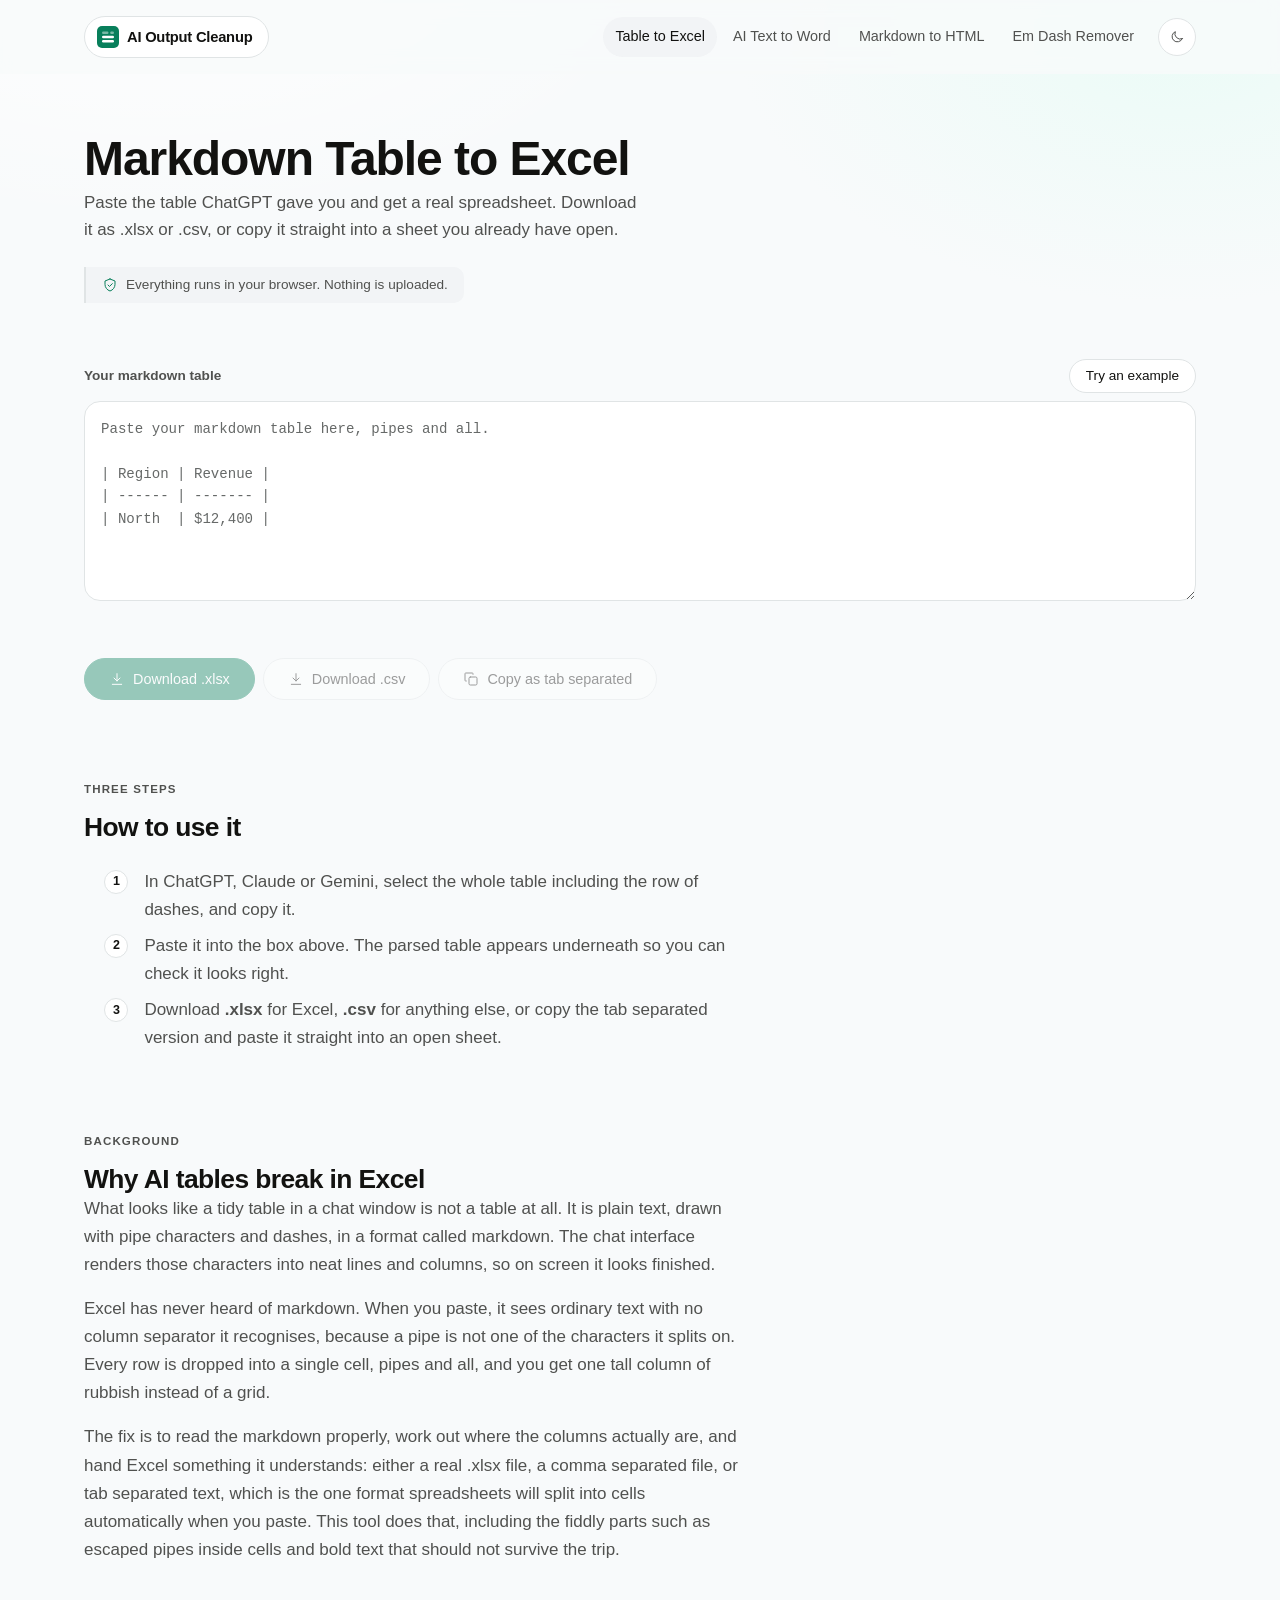
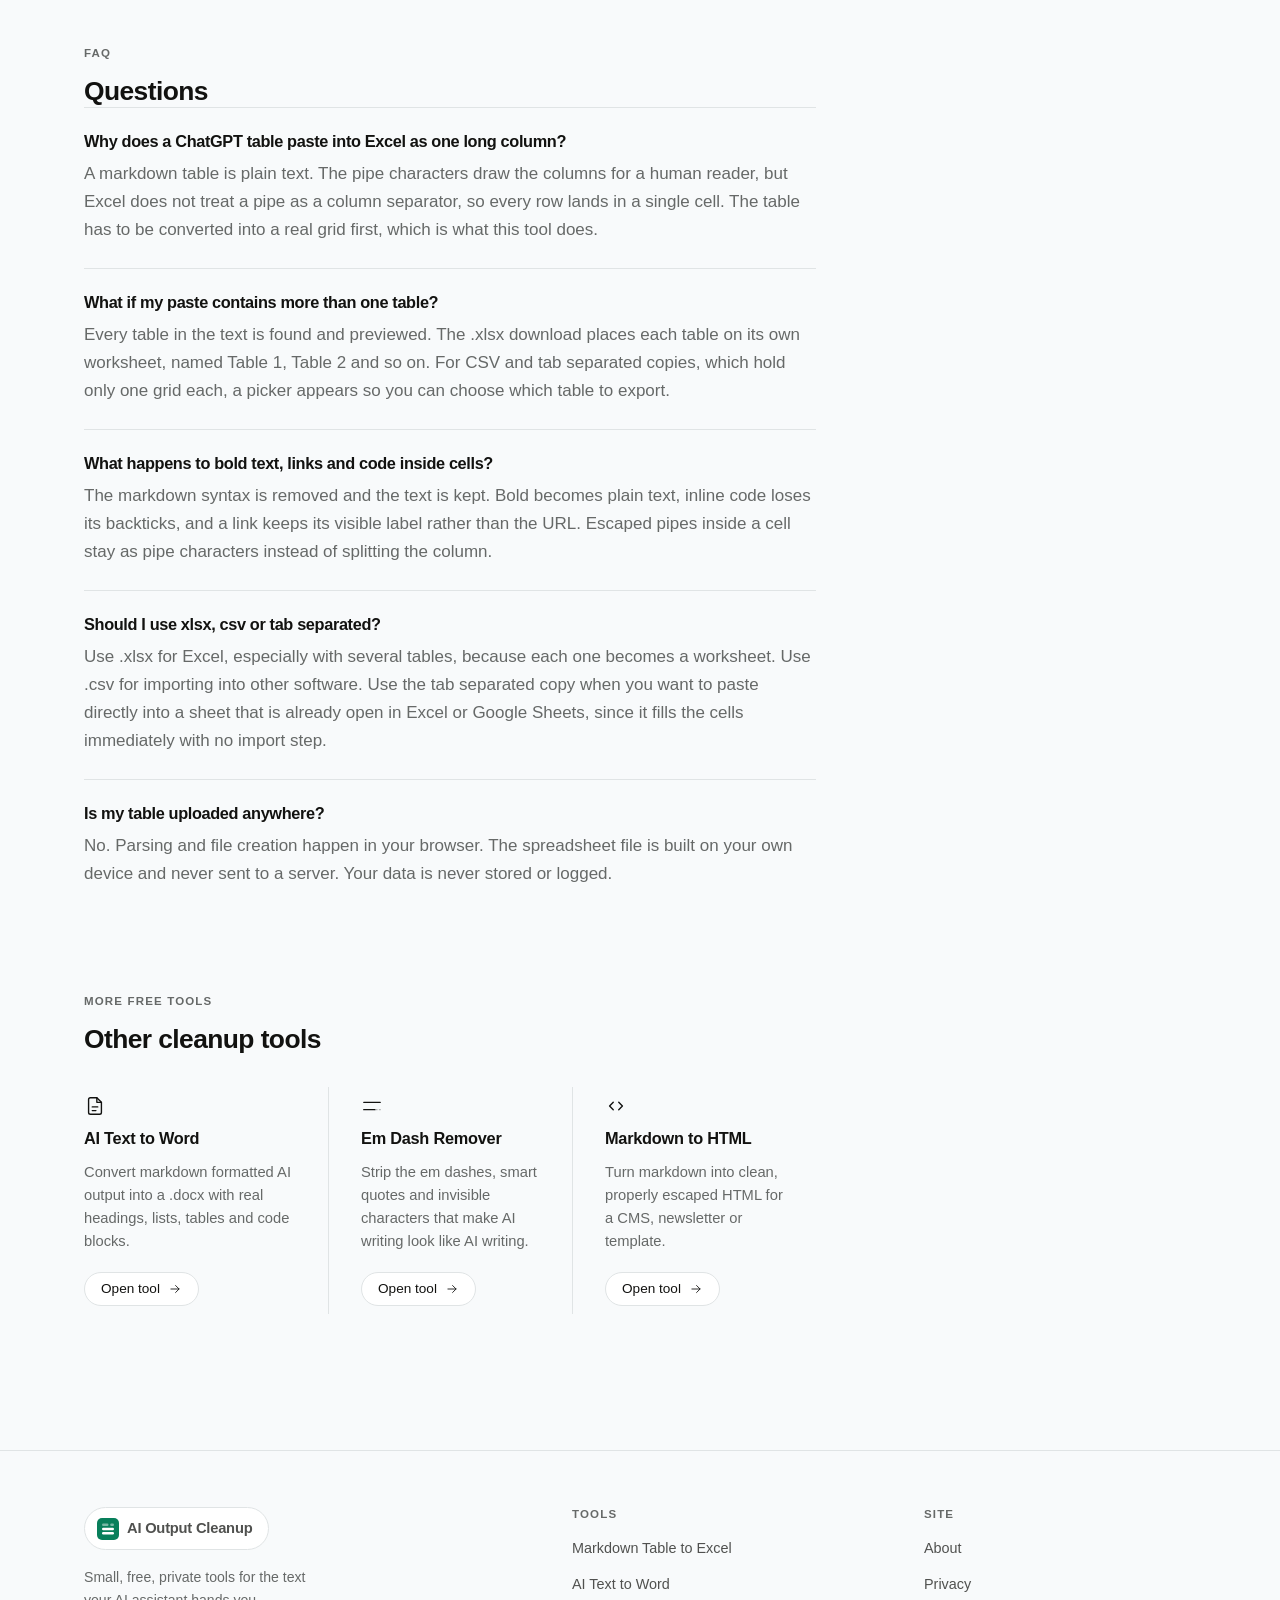
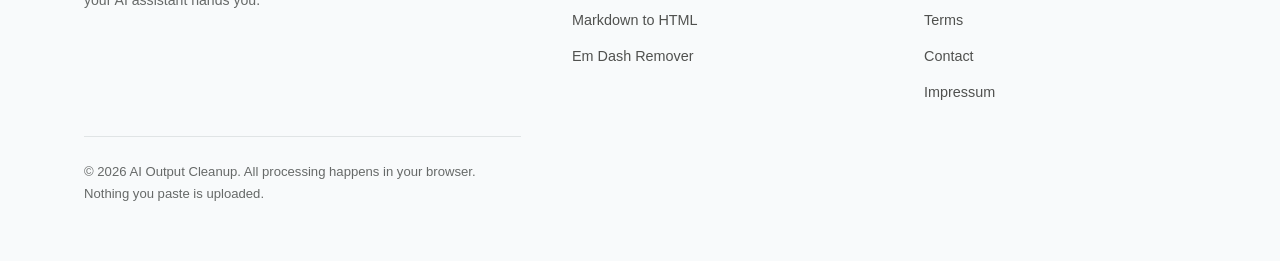
<file: markdown-table-to-excel/index.html>
<!DOCTYPE html>
<html lang="en">
<head>
<meta charset="utf-8">
<meta name="viewport" content="width=device-width, initial-scale=1">
<title>Markdown Table to Excel | Convert ChatGPT Tables</title>
<meta name="description" content="Convert a markdown table to Excel free. Paste a ChatGPT table and download .xlsx or .csv, or copy tab separated text for Google Sheets. Nothing uploaded.">
<link rel="canonical" href="https://aicleanup.tools/markdown-table-to-excel/">
<meta name="robots" content="index, follow, max-image-preview:large">

<meta property="og:type" content="website">
<meta property="og:site_name" content="AI Output Cleanup">
<meta property="og:title" content="Markdown Table to Excel Converter">
<meta property="og:description" content="Paste a ChatGPT markdown table and download it as .xlsx or .csv, or copy it straight into Excel and Google Sheets. Free, nothing uploaded.">
<meta property="og:url" content="https://aicleanup.tools/markdown-table-to-excel/">
<meta property="og:image" content="https://aicleanup.tools/assets/img/og-markdown-table-to-excel.jpg">
<meta property="og:image:width" content="1200">
<meta property="og:image:height" content="630">
<meta property="og:image:alt" content="AI Output Cleanup, free browser tools for AI generated text">
<meta name="twitter:card" content="summary_large_image">

<link rel="stylesheet" href="/assets/css/site.css">
<script src="/assets/js/theme.js"></script>
<link rel="icon" href="/favicon.svg" type="image/svg+xml">

<script type="application/ld+json">
{
  "@context": "https://schema.org",
  "@graph": [
    {
      "@type": "WebApplication",
      "name": "Markdown Table to Excel",
      "url": "https://aicleanup.tools/markdown-table-to-excel/",
      "description": "Converts markdown tables from ChatGPT and other AI assistants into Excel .xlsx, .csv or tab separated text. Runs entirely in the browser.",
      "applicationCategory": "UtilitiesApplication",
      "operatingSystem": "Any modern web browser",
      "browserRequirements": "Requires JavaScript",
      "isAccessibleForFree": true,
      "offers": {
        "@type": "Offer",
        "price": "0",
        "priceCurrency": "EUR"
      }
    },
    {
      "@type": "FAQPage",
      "mainEntity": [
        {
          "@type": "Question",
          "name": "Why does a ChatGPT table paste into Excel as one long column?",
          "acceptedAnswer": {
            "@type": "Answer",
            "text": "A markdown table is plain text. The pipe characters draw the columns for a human reader, but Excel does not treat a pipe as a column separator, so every row lands in a single cell. The table has to be converted into a real grid first, which is what this tool does."
          }
        },
        {
          "@type": "Question",
          "name": "What if my paste contains more than one table?",
          "acceptedAnswer": {
            "@type": "Answer",
            "text": "Every table in the text is found and previewed. The .xlsx download places each table on its own worksheet, named Table 1, Table 2 and so on. For CSV and tab separated copies, which hold only one grid each, a picker appears so you can choose which table to export."
          }
        },
        {
          "@type": "Question",
          "name": "What happens to bold text, links and code inside cells?",
          "acceptedAnswer": {
            "@type": "Answer",
            "text": "The markdown syntax is removed and the text is kept. Bold becomes plain text, inline code loses its backticks, and a link keeps its visible label rather than the URL. Escaped pipes inside a cell stay as pipe characters instead of splitting the column."
          }
        },
        {
          "@type": "Question",
          "name": "Should I use xlsx, csv or tab separated?",
          "acceptedAnswer": {
            "@type": "Answer",
            "text": "Use .xlsx for Excel, especially with several tables, because each one becomes a worksheet. Use .csv for importing into other software. Use the tab separated copy when you want to paste directly into a sheet that is already open in Excel or Google Sheets, since it fills the cells immediately with no import step."
          }
        },
        {
          "@type": "Question",
          "name": "Is my table uploaded anywhere?",
          "acceptedAnswer": {
            "@type": "Answer",
            "text": "No. Parsing and file creation happen in your browser. The spreadsheet file is built on your own device and never sent to a server. Your data is never stored or logged."
          }
        }
      ]
    }
  ]
}
</script>
</head>
<body>
<a class="skip-link" href="#main">Skip to content</a>

<header class="site-header">
  <div class="wrap wrap--wide site-header__inner">
    <a class="logo" href="/">
      <svg width="22" height="22" viewBox="0 0 22 22" role="img" aria-label="AI Output Cleanup logo">
        <rect width="22" height="22" rx="5" fill="#171717"></rect>
        <rect x="5" y="5.6" width="6.5" height="2.4" rx="1.2" fill="#ffffff" opacity="0.45"></rect>
        <rect x="13.2" y="5.6" width="3.8" height="2.4" rx="1.2" fill="#ffffff" opacity="0.45"></rect>
        <rect x="5" y="9.8" width="12" height="2.4" rx="1.2" fill="#ffffff"></rect>
        <rect x="5" y="14" width="12" height="2.4" rx="1.2" fill="#ffffff"></rect>
      </svg>
      <span>AI Output Cleanup</span>
    </a>
    <nav class="site-nav" aria-label="Main">
      <ul>
        <li><a href="/markdown-table-to-excel/" aria-current="page">Table to Excel</a></li>
        <li><a href="/ai-text-to-word/">AI Text to Word</a></li>
        <li><a href="/markdown-to-html/">Markdown to HTML</a></li>
        <li><a href="/em-dash-remover/">Em Dash Remover</a></li>
      </ul>
    </nav>
  </div>
</header>

<main id="main">

  <div class="hero">
    <div class="wrap wrap--wide">
      <h1>Markdown Table to Excel</h1>
      <p class="lede">
        Paste the table ChatGPT gave you and get a real spreadsheet. Download
        it as .xlsx or .csv, or copy it straight into a sheet you already have
        open.
      </p>
      <p class="privacy-note">
        <svg class="icon icon--sm" viewBox="0 0 24 24" aria-hidden="true" focusable="false">
          <path d="M12 3 4.5 6v5.2c0 4.4 3.2 8.5 7.5 9.8 4.3-1.3 7.5-5.4 7.5-9.8V6L12 3Z"></path>
          <path d="m9 12 2.2 2.2L15.5 10"></path>
        </svg>
        <span>Everything runs in your browser. Nothing is uploaded.</span>
      </p>
    </div>
  </div>

  <div class="wrap wrap--wide">

    <!-- The tool itself, directly under the H1 and before any explanation. -->
    <section class="tool" aria-label="Markdown table converter">
      <div class="field__head">
        <label for="input">Your markdown table</label>
        <button type="button" class="btn btn--ghost btn--sm" id="load-example">Try an example</button>
      </div>
      <textarea id="input" spellcheck="false" autocomplete="off"
        placeholder="Paste your markdown table here, pipes and all.

| Region | Revenue |
| ------ | ------- |
| North  | $12,400 |"></textarea>

      <p class="status" id="status" role="status" aria-live="polite"></p>

      <!-- Shown only when text is present but no table could be found. -->
      <div class="empty-state" id="empty-state" hidden>
        <p><strong>That does not look like a markdown table yet.</strong></p>
        <p>A markdown table needs a header row, then a row of dashes, then the
           data. The dashes are the important part, they are what tells the
           tool where the header ends.</p>
        <pre><code>| Region | Revenue |
| ------ | ------- |
| North  | $12,400 |
| South  | $9,800  |</code></pre>
        <p>The outer pipes are optional and alignment colons such as
           <code>:---:</code> are fine. Copy the whole table, including the row
           of dashes, and paste it above.</p>
      </div>

      <div class="preview" id="preview" hidden></div>

      <div class="field" id="table-select" hidden></div>

      <div class="btn-row">
        <button type="button" class="btn btn--primary" id="dl-xlsx" disabled>
          <svg class="icon icon--down" viewBox="0 0 24 24" aria-hidden="true">
            <path d="M12 4v11M7.5 10.5 12 15l4.5-4.5M5 20h14"></path>
          </svg>
          <span>Download .xlsx</span>
        </button>
        <button type="button" class="btn btn--ghost" id="dl-csv" disabled>
          <svg class="icon icon--down" viewBox="0 0 24 24" aria-hidden="true">
            <path d="M12 4v11M7.5 10.5 12 15l4.5-4.5M5 20h14"></path>
          </svg>
          <span>Download .csv</span>
        </button>
        <button type="button" class="btn btn--ghost" id="copy-tsv" disabled>
          <svg class="icon" viewBox="0 0 24 24" aria-hidden="true">
            <rect x="9" y="9" width="12" height="12" rx="2"></rect>
            <path d="M5 15H4a1 1 0 0 1-1-1V4a1 1 0 0 1 1-1h10a1 1 0 0 1 1 1v1"></path>
          </svg>
          <span>Copy as tab separated</span>
        </button>
      </div>

      <!-- Revealed by the script once a file has been produced. -->
      <p class="next-step" id="next-step" hidden>
        <svg class="icon icon--sm" viewBox="0 0 24 24" aria-hidden="true" focusable="false">
          <path d="M3 8h18M3 16h12"></path>
          <path d="M15.5 16h5.5" opacity="0.4" stroke-dasharray="2 2.5"></path>
        </svg>
        <span><strong>The rest of that answer probably needs cleaning too.</strong>
          <a href="/em-dash-remover/">Em Dash Remover</a> strips the em dashes,
          curly quotes and invisible characters that come with it.</span>
      </p>
    </section>

    <!-- AdSense: paste the ad unit snippet inside this container. Leave the reserved height. -->
    <div class="ad-slot" data-ad-slot="mdtable-below-tool"></div>

    <div class="layout">
    <div class="layout__main">

      <section class="section prose" aria-labelledby="how-heading">
        <p class="eyebrow">Three steps</p>
        <h2 id="how-heading">How to use it</h2>
        <ol class="steps">
          <li>In ChatGPT, Claude or Gemini, select the whole table including the
              row of dashes, and copy it.</li>
          <li>Paste it into the box above. The parsed table appears underneath
              so you can check it looks right.</li>
          <li>Download <strong>.xlsx</strong> for Excel, <strong>.csv</strong>
              for anything else, or copy the tab separated version and paste it
              straight into an open sheet.</li>
        </ol>
      </section>

      <section class="section prose" aria-labelledby="why-heading">
        <p class="eyebrow">Background</p>
        <h2 id="why-heading">Why AI tables break in Excel</h2>
        <p>
          What looks like a tidy table in a chat window is not a table at all.
          It is plain text, drawn with pipe characters and dashes, in a format
          called markdown. The chat interface renders those characters into
          neat lines and columns, so on screen it looks finished.
        </p>
        <p>
          Excel has never heard of markdown. When you paste, it sees ordinary
          text with no column separator it recognises, because a pipe is not
          one of the characters it splits on. Every row is dropped into a
          single cell, pipes and all, and you get one tall column of rubbish
          instead of a grid.
        </p>
        <p>
          The fix is to read the markdown properly, work out where the columns
          actually are, and hand Excel something it understands: either a real
          .xlsx file, a comma separated file, or tab separated text, which is
          the one format spreadsheets will split into cells automatically when
          you paste. This tool does that, including the fiddly parts such as
          escaped pipes inside cells and bold text that should not survive the
          trip.
        </p>
      </section>

      <section class="section" aria-labelledby="faq-heading">
        <p class="eyebrow">FAQ</p>
        <h2 id="faq-heading">Questions</h2>

        <div class="faq-item">
          <h3>Why does a ChatGPT table paste into Excel as one long column?</h3>
          <p>A markdown table is plain text. The pipe characters draw the
             columns for a human reader, but Excel does not treat a pipe as a
             column separator, so every row lands in a single cell. The table
             has to be converted into a real grid first, which is what this
             tool does.</p>
        </div>

        <div class="faq-item">
          <h3>What if my paste contains more than one table?</h3>
          <p>Every table in the text is found and previewed. The .xlsx download
             places each table on its own worksheet, named Table 1, Table 2 and
             so on. For CSV and tab separated copies, which hold only one grid
             each, a picker appears so you can choose which table to export.</p>
        </div>

        <div class="faq-item">
          <h3>What happens to bold text, links and code inside cells?</h3>
          <p>The markdown syntax is removed and the text is kept. Bold becomes
             plain text, inline code loses its backticks, and a link keeps its
             visible label rather than the URL. Escaped pipes inside a cell stay
             as pipe characters instead of splitting the column.</p>
        </div>

        <div class="faq-item">
          <h3>Should I use xlsx, csv or tab separated?</h3>
          <p>Use .xlsx for Excel, especially with several tables, because each
             one becomes a worksheet. Use .csv for importing into other
             software. Use the tab separated copy when you want to paste
             directly into a sheet that is already open in Excel or Google
             Sheets, since it fills the cells immediately with no import
             step.</p>
        </div>

        <div class="faq-item">
          <h3>Is my table uploaded anywhere?</h3>
          <p>No. Parsing and file creation happen in your browser. The
             spreadsheet file is built on your own device and never sent to a
             server. Your data is never stored or logged.</p>
        </div>
      </section>

      <section class="section" aria-labelledby="more-heading">
        <p class="eyebrow">More free tools</p>
        <h2 id="more-heading">Other cleanup tools</h2>
        <ul class="cols cols--3">
          <li class="col">
            <svg class="icon" viewBox="0 0 24 24" aria-hidden="true" focusable="false">
              <path d="M14 3H7a2 2 0 0 0-2 2v14a2 2 0 0 0 2 2h10a2 2 0 0 0 2-2V8l-5-5Z"></path>
              <path d="M14 3v5h5"></path>
              <path d="M9 13h6M9 17h4"></path>
            </svg>
            <h3><a href="/ai-text-to-word/">AI Text to Word</a></h3>
            <p>Convert markdown formatted AI output into a .docx with real
               headings, lists, tables and code blocks.</p>
            <span class="col__cta" aria-hidden="true">
              Open tool
              <svg class="icon" viewBox="0 0 24 24"><path d="M5 12h14M13 6l6 6-6 6"></path></svg>
            </span>
          </li>
          <li class="col">
            <svg class="icon" viewBox="0 0 24 24" aria-hidden="true" focusable="false">
              <path d="M3 8h18M3 16h12"></path>
              <path d="M15.5 16h5.5" opacity="0.3" stroke-dasharray="2 2.5"></path>
            </svg>
            <h3><a href="/em-dash-remover/">Em Dash Remover</a></h3>
            <p>Strip the em dashes, smart quotes and invisible characters that
               make AI writing look like AI writing.</p>
            <span class="col__cta" aria-hidden="true">
              Open tool
              <svg class="icon" viewBox="0 0 24 24"><path d="M5 12h14M13 6l6 6-6 6"></path></svg>
            </span>
          </li>
          <li class="col">
            <svg class="icon" viewBox="0 0 24 24" aria-hidden="true" focusable="false">
              <path d="m9 8-4 4 4 4M15 8l4 4-4 4"></path>
            </svg>
            <h3><a href="/markdown-to-html/">Markdown to HTML</a></h3>
            <p>Turn markdown into clean, properly escaped HTML for a CMS,
               newsletter or template.</p>
            <span class="col__cta" aria-hidden="true">
              Open tool
              <svg class="icon" viewBox="0 0 24 24"><path d="M5 12h14M13 6l6 6-6 6"></path></svg>
            </span>
          </li>

        </ul>
      </section>

    </div><!-- /.layout__main -->

    <aside class="layout__aside" aria-label="Advertisement">
      <!-- AdSense: paste the 300x600 rail ad unit inside this container. -->
      <div class="ad-slot ad-slot--rail" data-ad-slot="mdtable-mid"></div>
    </aside>
    </div><!-- /.layout -->

    <!-- AdSense: footer ad unit goes inside this container. -->
    <div class="ad-slot ad-slot--footer" data-ad-slot="mdtable-footer"></div>

  </div>
</main>

<footer class="site-footer">
  <div class="wrap wrap--wide">
    <div class="footer-cols">
      <div class="footer-brand">
        <a class="logo" href="/">
          <svg width="22" height="22" viewBox="0 0 22 22" role="img" aria-label="AI Output Cleanup logo">
            <rect width="22" height="22" rx="5" fill="#171717"></rect>
            <rect x="5" y="5.6" width="6.5" height="2.4" rx="1.2" fill="#ffffff" opacity="0.45"></rect>
            <rect x="13.2" y="5.6" width="3.8" height="2.4" rx="1.2" fill="#ffffff" opacity="0.45"></rect>
            <rect x="5" y="9.8" width="12" height="2.4" rx="1.2" fill="#ffffff"></rect>
            <rect x="5" y="14" width="12" height="2.4" rx="1.2" fill="#ffffff"></rect>
          </svg>
          <span>AI Output Cleanup</span>
        </a>
        <p>Small, free, private tools for the text your AI assistant hands you.</p>
      </div>

      <nav aria-labelledby="footer-tools">
        <h2 id="footer-tools">Tools</h2>
        <ul>
          <li><a href="/markdown-table-to-excel/">Markdown Table to Excel</a></li>
          <li><a href="/ai-text-to-word/">AI Text to Word</a></li>
          <li><a href="/markdown-to-html/">Markdown to HTML</a></li>
          <li><a href="/em-dash-remover/">Em Dash Remover</a></li>
        </ul>
      </nav>

      <nav aria-labelledby="footer-site">
        <h2 id="footer-site">Site</h2>
        <ul>
          <li><a href="/about/">About</a></li>
          <li><a href="/privacy/">Privacy</a></li>
          <li><a href="/terms/">Terms</a></li>
          <li><a href="/contact/">Contact</a></li>
          <li><a href="/impressum/">Impressum</a></li>
        </ul>
      </nav>
    </div>

    <p class="site-footer__meta">
      &copy; <span id="year">2026</span> AI Output Cleanup. All processing happens
      in your browser. Nothing you paste is uploaded.
    </p>
  </div>
</footer>

<aside id="cookie-banner" class="cookie-banner" hidden aria-label="Cookie notice">
  <div class="cookie-banner__inner">
    <p>
      This site uses cookies for advertising. You can decline and keep using
      every tool. See our <a href="/privacy/">privacy policy</a>.
    </p>
    <div class="btn-row">
      <button type="button" class="btn btn--ghost" id="cookie-decline">Decline</button>
      <button type="button" class="btn btn--primary" id="cookie-accept">Accept</button>
    </div>
  </div>
</aside>

<script src="/assets/js/site.js" defer></script>
<script src="/assets/js/markdown-table-to-excel.js" defer></script>
</body>
</html>
</file>
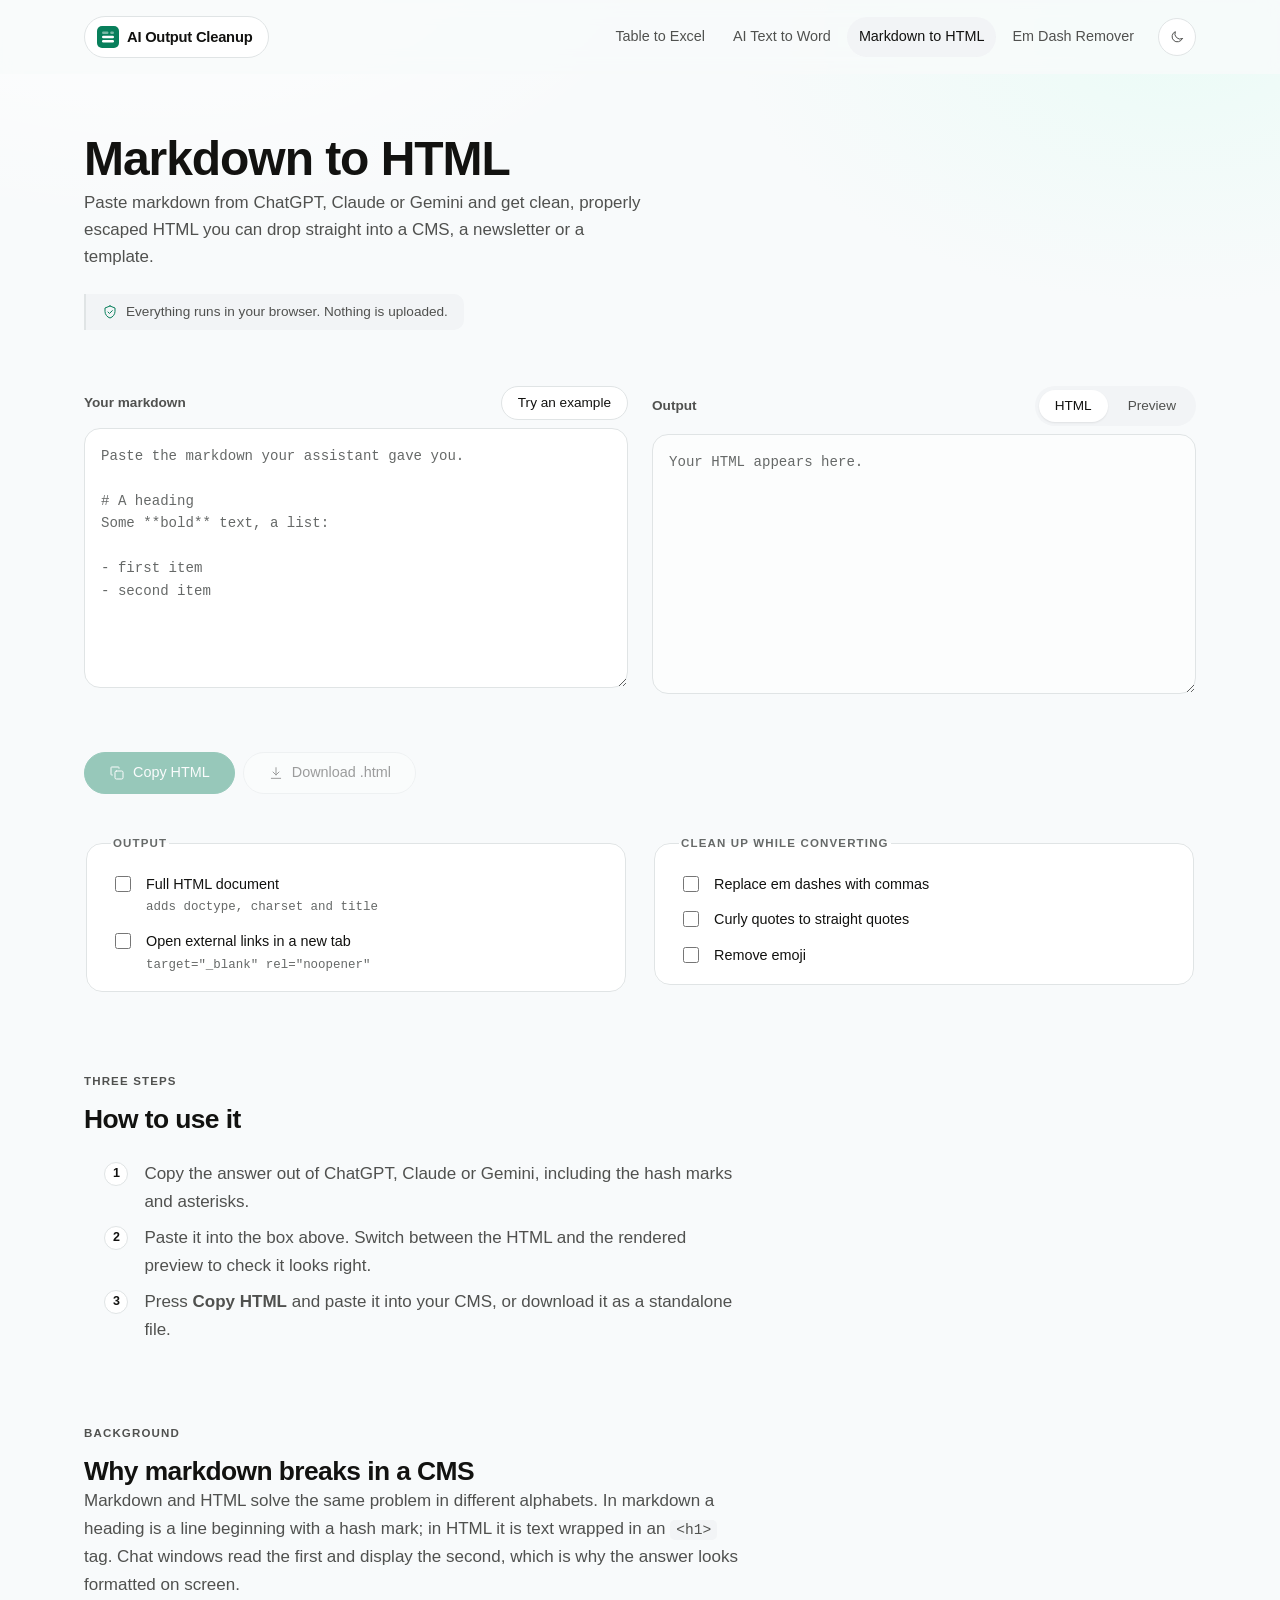
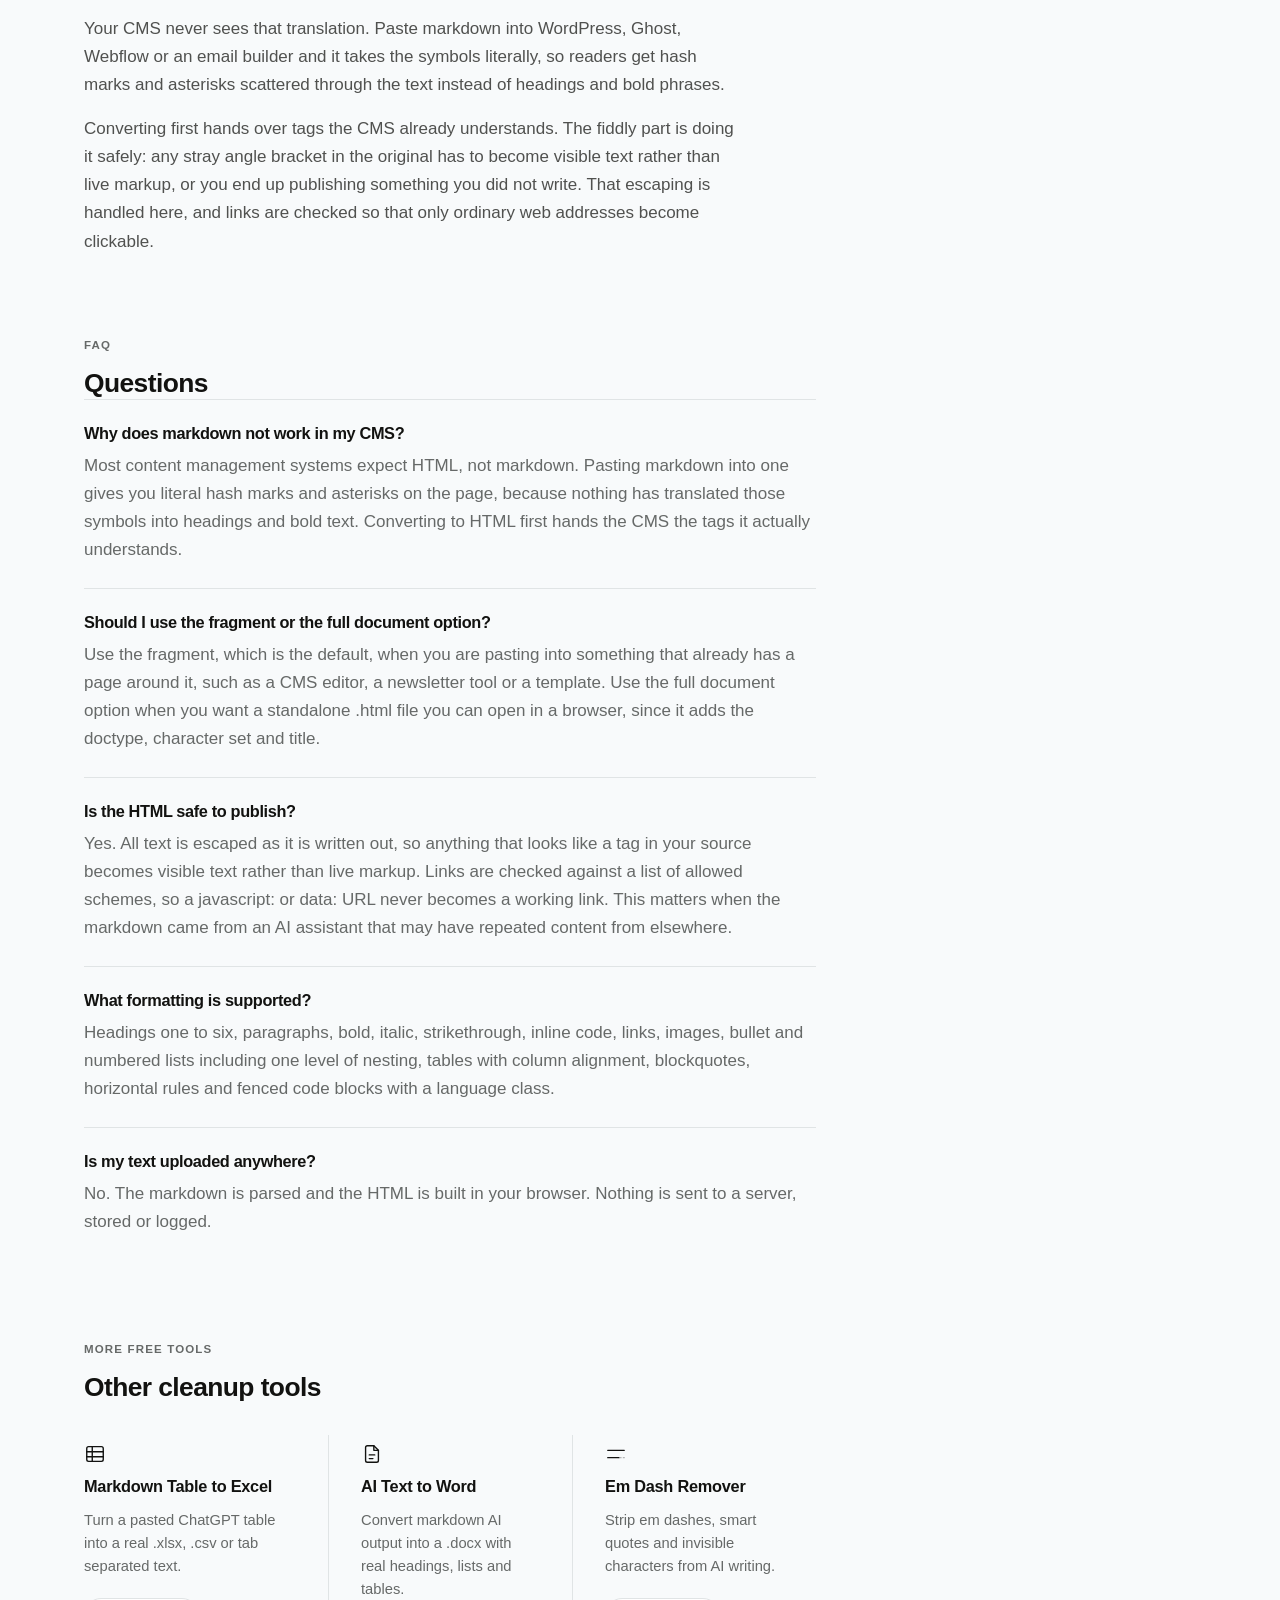
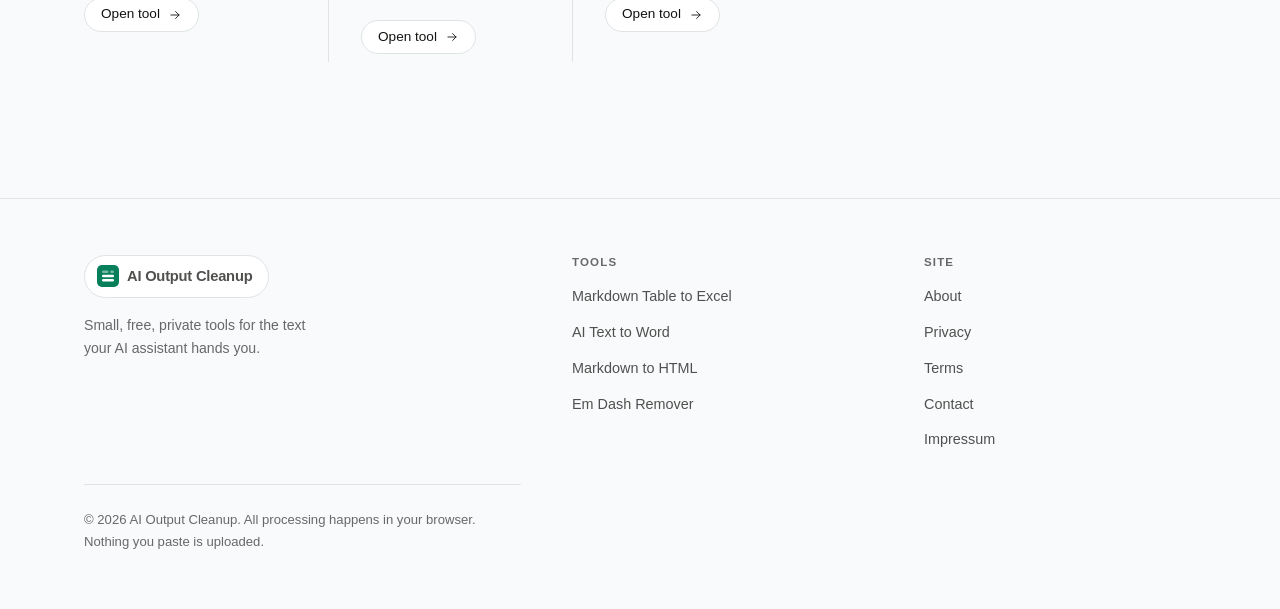
<file: markdown-to-html/index.html>
<!DOCTYPE html>
<html lang="en">
<head>
<meta charset="utf-8">
<meta name="viewport" content="width=device-width, initial-scale=1">
<title>Markdown to HTML | Convert ChatGPT Output to HTML</title>
<meta name="description" content="Free markdown to HTML converter. Paste ChatGPT or Claude output and get clean semantic HTML to drop into your CMS or email. Nothing is uploaded.">
<link rel="canonical" href="https://aicleanup.tools/markdown-to-html/">
<meta name="robots" content="index, follow, max-image-preview:large">

<meta property="og:type" content="website">
<meta property="og:site_name" content="AI Output Cleanup">
<meta property="og:title" content="Markdown to HTML Converter">
<meta property="og:description" content="Paste markdown from ChatGPT or Claude and get clean, semantic HTML ready for your CMS. Free, nothing uploaded.">
<meta property="og:url" content="https://aicleanup.tools/markdown-to-html/">
<meta property="og:image" content="https://aicleanup.tools/assets/img/og-default.jpg">
<meta property="og:image:width" content="1200">
<meta property="og:image:height" content="630">
<meta property="og:image:alt" content="AI Output Cleanup, free browser tools for AI generated text">
<meta name="twitter:card" content="summary_large_image">

<link rel="stylesheet" href="/assets/css/site.css">
<script src="/assets/js/theme.js"></script>
<link rel="icon" href="/favicon.svg" type="image/svg+xml">

<script type="application/ld+json">
{
  "@context": "https://schema.org",
  "@graph": [
    {
      "@type": "WebApplication",
      "name": "Markdown to HTML",
      "url": "https://aicleanup.tools/markdown-to-html/",
      "description": "Converts markdown from ChatGPT, Claude and Gemini into clean semantic HTML, with escaping handled correctly. Runs entirely in the browser.",
      "applicationCategory": "UtilitiesApplication",
      "operatingSystem": "Any modern web browser",
      "browserRequirements": "Requires JavaScript",
      "isAccessibleForFree": true,
      "offers": {
        "@type": "Offer",
        "price": "0",
        "priceCurrency": "EUR"
      }
    },
    {
      "@type": "FAQPage",
      "mainEntity": [
        {
          "@type": "Question",
          "name": "Why does markdown not work in my CMS?",
          "acceptedAnswer": {
            "@type": "Answer",
            "text": "Most content management systems expect HTML, not markdown. Pasting markdown into one gives you literal hash marks and asterisks on the page, because nothing has translated those symbols into headings and bold text. Converting to HTML first hands the CMS the tags it actually understands."
          }
        },
        {
          "@type": "Question",
          "name": "Should I use the fragment or the full document option?",
          "acceptedAnswer": {
            "@type": "Answer",
            "text": "Use the fragment, which is the default, when you are pasting into something that already has a page around it, such as a CMS editor, a newsletter tool or a template. Use the full document option when you want a standalone .html file you can open in a browser, since it adds the doctype, character set and title."
          }
        },
        {
          "@type": "Question",
          "name": "Is the HTML safe to publish?",
          "acceptedAnswer": {
            "@type": "Answer",
            "text": "Yes. All text is escaped as it is written out, so anything that looks like a tag in your source becomes visible text rather than live markup. Links are checked against a list of allowed schemes, so a javascript: or data: URL never becomes a working link. This matters when the markdown came from an AI assistant that may have repeated content from elsewhere."
          }
        },
        {
          "@type": "Question",
          "name": "What formatting is supported?",
          "acceptedAnswer": {
            "@type": "Answer",
            "text": "Headings one to six, paragraphs, bold, italic, strikethrough, inline code, links, images, bullet and numbered lists including one level of nesting, tables with column alignment, blockquotes, horizontal rules and fenced code blocks with a language class."
          }
        },
        {
          "@type": "Question",
          "name": "Is my text uploaded anywhere?",
          "acceptedAnswer": {
            "@type": "Answer",
            "text": "No. The markdown is parsed and the HTML is built in your browser. Nothing is sent to a server, stored or logged."
          }
        }
      ]
    }
  ]
}
</script>
</head>
<body>
<a class="skip-link" href="#main">Skip to content</a>

<header class="site-header">
  <div class="wrap wrap--wide site-header__inner">
    <a class="logo" href="/">
      <svg width="22" height="22" viewBox="0 0 22 22" role="img" aria-label="AI Output Cleanup logo">
        <rect width="22" height="22" rx="5" fill="#171717"></rect>
        <rect x="5" y="5.6" width="6.5" height="2.4" rx="1.2" fill="#ffffff" opacity="0.45"></rect>
        <rect x="13.2" y="5.6" width="3.8" height="2.4" rx="1.2" fill="#ffffff" opacity="0.45"></rect>
        <rect x="5" y="9.8" width="12" height="2.4" rx="1.2" fill="#ffffff"></rect>
        <rect x="5" y="14" width="12" height="2.4" rx="1.2" fill="#ffffff"></rect>
      </svg>
      <span>AI Output Cleanup</span>
    </a>
    <nav class="site-nav" aria-label="Main">
      <ul>
        <li><a href="/markdown-table-to-excel/">Table to Excel</a></li>
        <li><a href="/ai-text-to-word/">AI Text to Word</a></li>
        <li><a href="/markdown-to-html/" aria-current="page">Markdown to HTML</a></li>
        <li><a href="/em-dash-remover/">Em Dash Remover</a></li>
      </ul>
    </nav>
  </div>
</header>

<main id="main">

  <div class="hero">
    <div class="wrap wrap--wide">
      <h1>Markdown to HTML</h1>
      <p class="lede">
        Paste markdown from ChatGPT, Claude or Gemini and get clean, properly
        escaped HTML you can drop straight into a CMS, a newsletter or a
        template.
      </p>
      <p class="privacy-note">
        <svg class="icon icon--sm" viewBox="0 0 24 24" aria-hidden="true" focusable="false">
          <path d="M12 3 4.5 6v5.2c0 4.4 3.2 8.5 7.5 9.8 4.3-1.3 7.5-5.4 7.5-9.8V6L12 3Z"></path>
          <path d="m9 12 2.2 2.2L15.5 10"></path>
        </svg>
        <span>Everything runs in your browser. Nothing is uploaded.</span>
      </p>
    </div>
  </div>

  <div class="wrap wrap--wide">

    <!-- The tool itself, directly under the H1 and before any explanation. -->
    <section class="tool" aria-label="Markdown to HTML converter">
      <div class="tool-grid">
        <div>
          <div class="field__head">
            <label for="input">Your markdown</label>
            <button type="button" class="btn btn--ghost btn--sm" id="load-example">Try an example</button>
          </div>
          <textarea id="input" spellcheck="false" autocomplete="off"
            placeholder="Paste the markdown your assistant gave you.

# A heading
Some **bold** text, a list:

- first item
- second item"></textarea>
        </div>

        <div>
          <div class="field__head">
            <span class="label" id="output-label">Output</span>
            <div class="seg" id="view-toggle" role="group" aria-label="Choose output view">
              <button type="button" data-view="code" aria-pressed="true">HTML</button>
              <button type="button" data-view="preview" aria-pressed="false">Preview</button>
            </div>
          </div>

          <textarea id="output-code" readonly spellcheck="false"
            aria-labelledby="output-label"
            placeholder="Your HTML appears here."></textarea>

          <div class="doc-preview" id="output-preview" role="region"
               aria-labelledby="output-label" tabindex="0" hidden></div>
        </div>
      </div>

      <p class="status" id="status" role="status" aria-live="polite"></p>

      <div class="empty-state" id="empty-state" hidden>
        <p><strong>Nothing to convert yet.</strong></p>
        <p>Paste some markdown on the left. Headings, bold, italic, lists,
           tables, links, blockquotes and code blocks all carry through.</p>
      </div>

      <div class="btn-row">
        <button type="button" class="btn btn--primary" id="copy-html" disabled>
          <svg class="icon" viewBox="0 0 24 24" aria-hidden="true">
            <rect x="9" y="9" width="12" height="12" rx="2"></rect>
            <path d="M5 15H4a1 1 0 0 1-1-1V4a1 1 0 0 1 1-1h10a1 1 0 0 1 1 1v1"></path>
          </svg>
          <span>Copy HTML</span>
        </button>
        <button type="button" class="btn btn--ghost" id="dl-html" disabled>
          <svg class="icon icon--down" viewBox="0 0 24 24" aria-hidden="true">
            <path d="M12 4v11M7.5 10.5 12 15l4.5-4.5M5 20h14"></path>
          </svg>
          <span>Download .html</span>
        </button>
      </div>

      <!-- Revealed by the script once the HTML has been copied or downloaded. -->
      <p class="next-step" id="next-step" hidden>
        <svg class="icon icon--sm" viewBox="0 0 24 24" aria-hidden="true" focusable="false">
          <path d="M14 3H7a2 2 0 0 0-2 2v14a2 2 0 0 0 2 2h10a2 2 0 0 0 2-2V8l-5-5Z"></path>
          <path d="M14 3v5h5"></path>
        </svg>
        <span><strong>Need the same content as a document?</strong>
          <a href="/ai-text-to-word/">AI Text to Word</a> turns the same
          markdown into a .docx with real Word heading styles.</span>
      </p>

      <div class="opt-cols">
        <fieldset class="opt-group">
          <legend class="opt-group__title">Output</legend>
          <label class="opt">
            <input type="checkbox" id="opt-full">
            <span class="opt__text">Full HTML document
              <span class="opt__hint">adds doctype, charset and title</span>
            </span>
          </label>
          <label class="opt">
            <input type="checkbox" id="opt-newtab">
            <span class="opt__text">Open external links in a new tab
              <span class="opt__hint">target="_blank" rel="noopener"</span>
            </span>
          </label>
        </fieldset>

        <fieldset class="opt-group">
          <legend class="opt-group__title">Clean up while converting</legend>
          <label class="opt">
            <input type="checkbox" id="opt-emdash">
            <span class="opt__text">Replace em dashes with commas</span>
          </label>
          <label class="opt">
            <input type="checkbox" id="opt-quotes">
            <span class="opt__text">Curly quotes to straight quotes</span>
          </label>
          <label class="opt">
            <input type="checkbox" id="opt-emoji">
            <span class="opt__text">Remove emoji</span>
          </label>
        </fieldset>
      </div>
    </section>

    <!-- AdSense: paste the ad unit snippet inside this container. -->
    <div class="ad-slot" data-ad-slot="mdhtml-below-tool"></div>

    <div class="layout">
    <div class="layout__main">

      <section class="section prose" aria-labelledby="how-heading">
        <p class="eyebrow">Three steps</p>
        <h2 id="how-heading">How to use it</h2>
        <ol class="steps">
          <li>Copy the answer out of ChatGPT, Claude or Gemini, including the
              hash marks and asterisks.</li>
          <li>Paste it into the box above. Switch between the HTML and the
              rendered preview to check it looks right.</li>
          <li>Press <strong>Copy HTML</strong> and paste it into your CMS, or
              download it as a standalone file.</li>
        </ol>
      </section>

      <section class="section prose" aria-labelledby="why-heading">
        <p class="eyebrow">Background</p>
        <h2 id="why-heading">Why markdown breaks in a CMS</h2>
        <p>
          Markdown and HTML solve the same problem in different alphabets. In
          markdown a heading is a line beginning with a hash mark; in HTML it
          is text wrapped in an <code>&lt;h1&gt;</code> tag. Chat windows read
          the first and display the second, which is why the answer looks
          formatted on screen.
        </p>
        <p>
          Your CMS never sees that translation. Paste markdown into WordPress,
          Ghost, Webflow or an email builder and it takes the symbols
          literally, so readers get hash marks and asterisks scattered through
          the text instead of headings and bold phrases.
        </p>
        <p>
          Converting first hands over tags the CMS already understands. The
          fiddly part is doing it safely: any stray angle bracket in the
          original has to become visible text rather than live markup, or you
          end up publishing something you did not write. That escaping is
          handled here, and links are checked so that only ordinary web
          addresses become clickable.
        </p>
      </section>

      <section class="section" aria-labelledby="faq-heading">
        <p class="eyebrow">FAQ</p>
        <h2 id="faq-heading">Questions</h2>

        <div class="faq-item">
          <h3>Why does markdown not work in my CMS?</h3>
          <p>Most content management systems expect HTML, not markdown.
             Pasting markdown into one gives you literal hash marks and
             asterisks on the page, because nothing has translated those
             symbols into headings and bold text. Converting to HTML first
             hands the CMS the tags it actually understands.</p>
        </div>

        <div class="faq-item">
          <h3>Should I use the fragment or the full document option?</h3>
          <p>Use the fragment, which is the default, when you are pasting into
             something that already has a page around it, such as a CMS editor,
             a newsletter tool or a template. Use the full document option when
             you want a standalone .html file you can open in a browser, since
             it adds the doctype, character set and title.</p>
        </div>

        <div class="faq-item">
          <h3>Is the HTML safe to publish?</h3>
          <p>Yes. All text is escaped as it is written out, so anything that
             looks like a tag in your source becomes visible text rather than
             live markup. Links are checked against a list of allowed schemes,
             so a javascript: or data: URL never becomes a working link. This
             matters when the markdown came from an AI assistant that may have
             repeated content from elsewhere.</p>
        </div>

        <div class="faq-item">
          <h3>What formatting is supported?</h3>
          <p>Headings one to six, paragraphs, bold, italic, strikethrough,
             inline code, links, images, bullet and numbered lists including
             one level of nesting, tables with column alignment, blockquotes,
             horizontal rules and fenced code blocks with a language class.</p>
        </div>

        <div class="faq-item">
          <h3>Is my text uploaded anywhere?</h3>
          <p>No. The markdown is parsed and the HTML is built in your browser.
             Nothing is sent to a server, stored or logged.</p>
        </div>
      </section>

      <section class="section" aria-labelledby="more-heading">
        <p class="eyebrow">More free tools</p>
        <h2 id="more-heading">Other cleanup tools</h2>
        <ul class="cols cols--3">
          <li class="col">
            <svg class="icon" viewBox="0 0 24 24" aria-hidden="true" focusable="false">
              <rect x="3" y="4" width="18" height="16" rx="2"></rect>
              <path d="M3 9.5h18M3 15h18M9 4v16"></path>
            </svg>
            <h3><a href="/markdown-table-to-excel/">Markdown Table to Excel</a></h3>
            <p>Turn a pasted ChatGPT table into a real .xlsx, .csv or tab
               separated text.</p>
            <span class="col__cta" aria-hidden="true">
              Open tool
              <svg class="icon" viewBox="0 0 24 24"><path d="M5 12h14M13 6l6 6-6 6"></path></svg>
            </span>
          </li>
          <li class="col">
            <svg class="icon" viewBox="0 0 24 24" aria-hidden="true" focusable="false">
              <path d="M14 3H7a2 2 0 0 0-2 2v14a2 2 0 0 0 2 2h10a2 2 0 0 0 2-2V8l-5-5Z"></path>
              <path d="M14 3v5h5"></path>
              <path d="M9 13h6M9 17h4"></path>
            </svg>
            <h3><a href="/ai-text-to-word/">AI Text to Word</a></h3>
            <p>Convert markdown AI output into a .docx with real headings,
               lists and tables.</p>
            <span class="col__cta" aria-hidden="true">
              Open tool
              <svg class="icon" viewBox="0 0 24 24"><path d="M5 12h14M13 6l6 6-6 6"></path></svg>
            </span>
          </li>
          <li class="col">
            <svg class="icon" viewBox="0 0 24 24" aria-hidden="true" focusable="false">
              <path d="M3 8h18M3 16h12"></path>
              <path d="M15.5 16h5.5" opacity="0.3" stroke-dasharray="2 2.5"></path>
            </svg>
            <h3><a href="/em-dash-remover/">Em Dash Remover</a></h3>
            <p>Strip em dashes, smart quotes and invisible characters from AI
               writing.</p>
            <span class="col__cta" aria-hidden="true">
              Open tool
              <svg class="icon" viewBox="0 0 24 24"><path d="M5 12h14M13 6l6 6-6 6"></path></svg>
            </span>
          </li>
        </ul>
      </section>

    </div><!-- /.layout__main -->

    <aside class="layout__aside" aria-label="Advertisement">
      <!-- AdSense: paste the 300x600 rail ad unit inside this container. -->
      <div class="ad-slot ad-slot--rail" data-ad-slot="mdhtml-mid"></div>
    </aside>
    </div><!-- /.layout -->

    <!-- AdSense: footer ad unit goes inside this container. -->
    <div class="ad-slot ad-slot--footer" data-ad-slot="mdhtml-footer"></div>

  </div>
</main>

<footer class="site-footer">
  <div class="wrap wrap--wide">
    <div class="footer-cols">
      <div class="footer-brand">
        <a class="logo" href="/">
          <svg width="22" height="22" viewBox="0 0 22 22" role="img" aria-label="AI Output Cleanup logo">
            <rect width="22" height="22" rx="5" fill="#171717"></rect>
            <rect x="5" y="5.6" width="6.5" height="2.4" rx="1.2" fill="#ffffff" opacity="0.45"></rect>
            <rect x="13.2" y="5.6" width="3.8" height="2.4" rx="1.2" fill="#ffffff" opacity="0.45"></rect>
            <rect x="5" y="9.8" width="12" height="2.4" rx="1.2" fill="#ffffff"></rect>
            <rect x="5" y="14" width="12" height="2.4" rx="1.2" fill="#ffffff"></rect>
          </svg>
          <span>AI Output Cleanup</span>
        </a>
        <p>Small, free, private tools for the text your AI assistant hands you.</p>
      </div>

      <nav aria-labelledby="footer-tools">
        <h2 id="footer-tools">Tools</h2>
        <ul>
          <li><a href="/markdown-table-to-excel/">Markdown Table to Excel</a></li>
          <li><a href="/ai-text-to-word/">AI Text to Word</a></li>
          <li><a href="/markdown-to-html/">Markdown to HTML</a></li>
          <li><a href="/em-dash-remover/">Em Dash Remover</a></li>
        </ul>
      </nav>

      <nav aria-labelledby="footer-site">
        <h2 id="footer-site">Site</h2>
        <ul>
          <li><a href="/about/">About</a></li>
          <li><a href="/privacy/">Privacy</a></li>
          <li><a href="/terms/">Terms</a></li>
          <li><a href="/contact/">Contact</a></li>
          <li><a href="/impressum/">Impressum</a></li>
        </ul>
      </nav>
    </div>

    <p class="site-footer__meta">
      &copy; <span id="year">2026</span> AI Output Cleanup. All processing happens
      in your browser. Nothing you paste is uploaded.
    </p>
  </div>
</footer>

<aside id="cookie-banner" class="cookie-banner" hidden aria-label="Cookie notice">
  <div class="cookie-banner__inner">
    <p>
      This site uses cookies for advertising. You can decline and keep using
      every tool. See our <a href="/privacy/">privacy policy</a>.
    </p>
    <div class="btn-row">
      <button type="button" class="btn btn--ghost" id="cookie-decline">Decline</button>
      <button type="button" class="btn btn--primary" id="cookie-accept">Accept</button>
    </div>
  </div>
</aside>

<script src="/assets/js/site.js" defer></script>
<script src="/assets/js/markdown-to-html.js" defer></script>
</body>
</html>
</file>
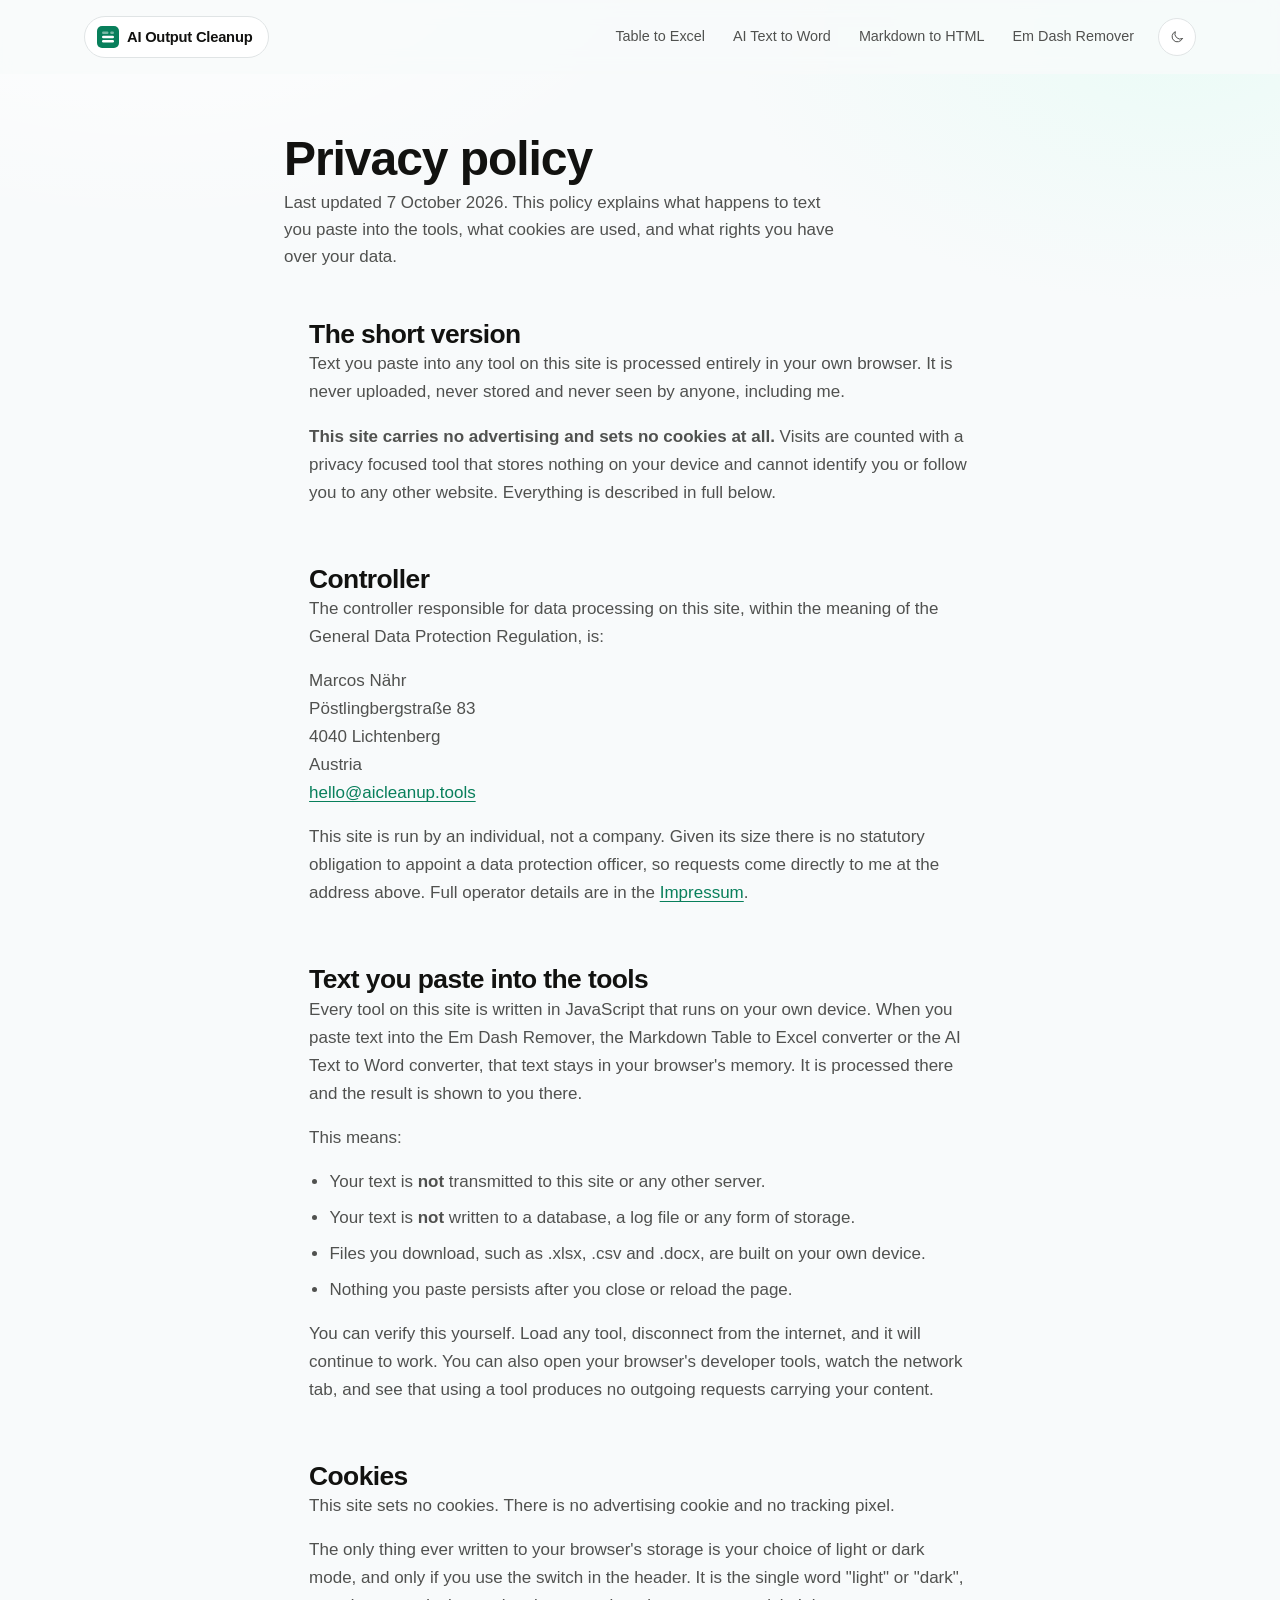
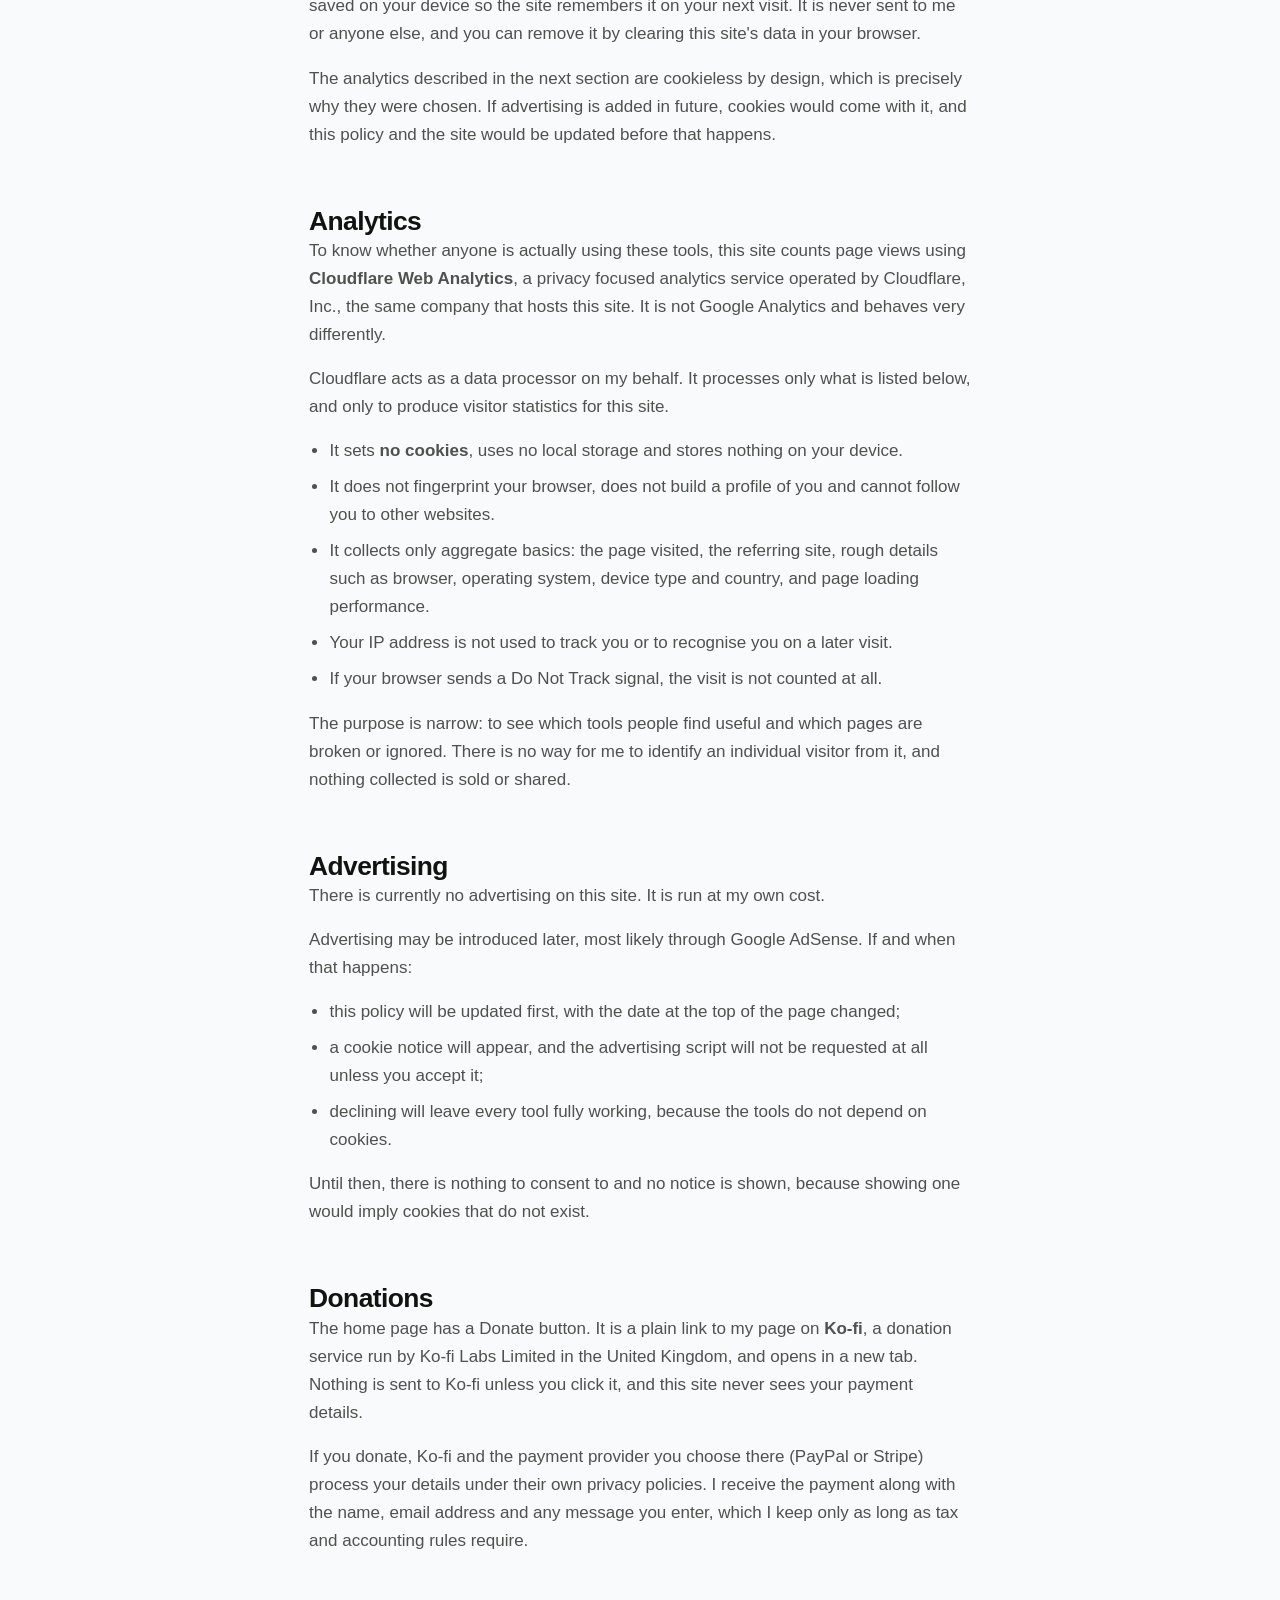
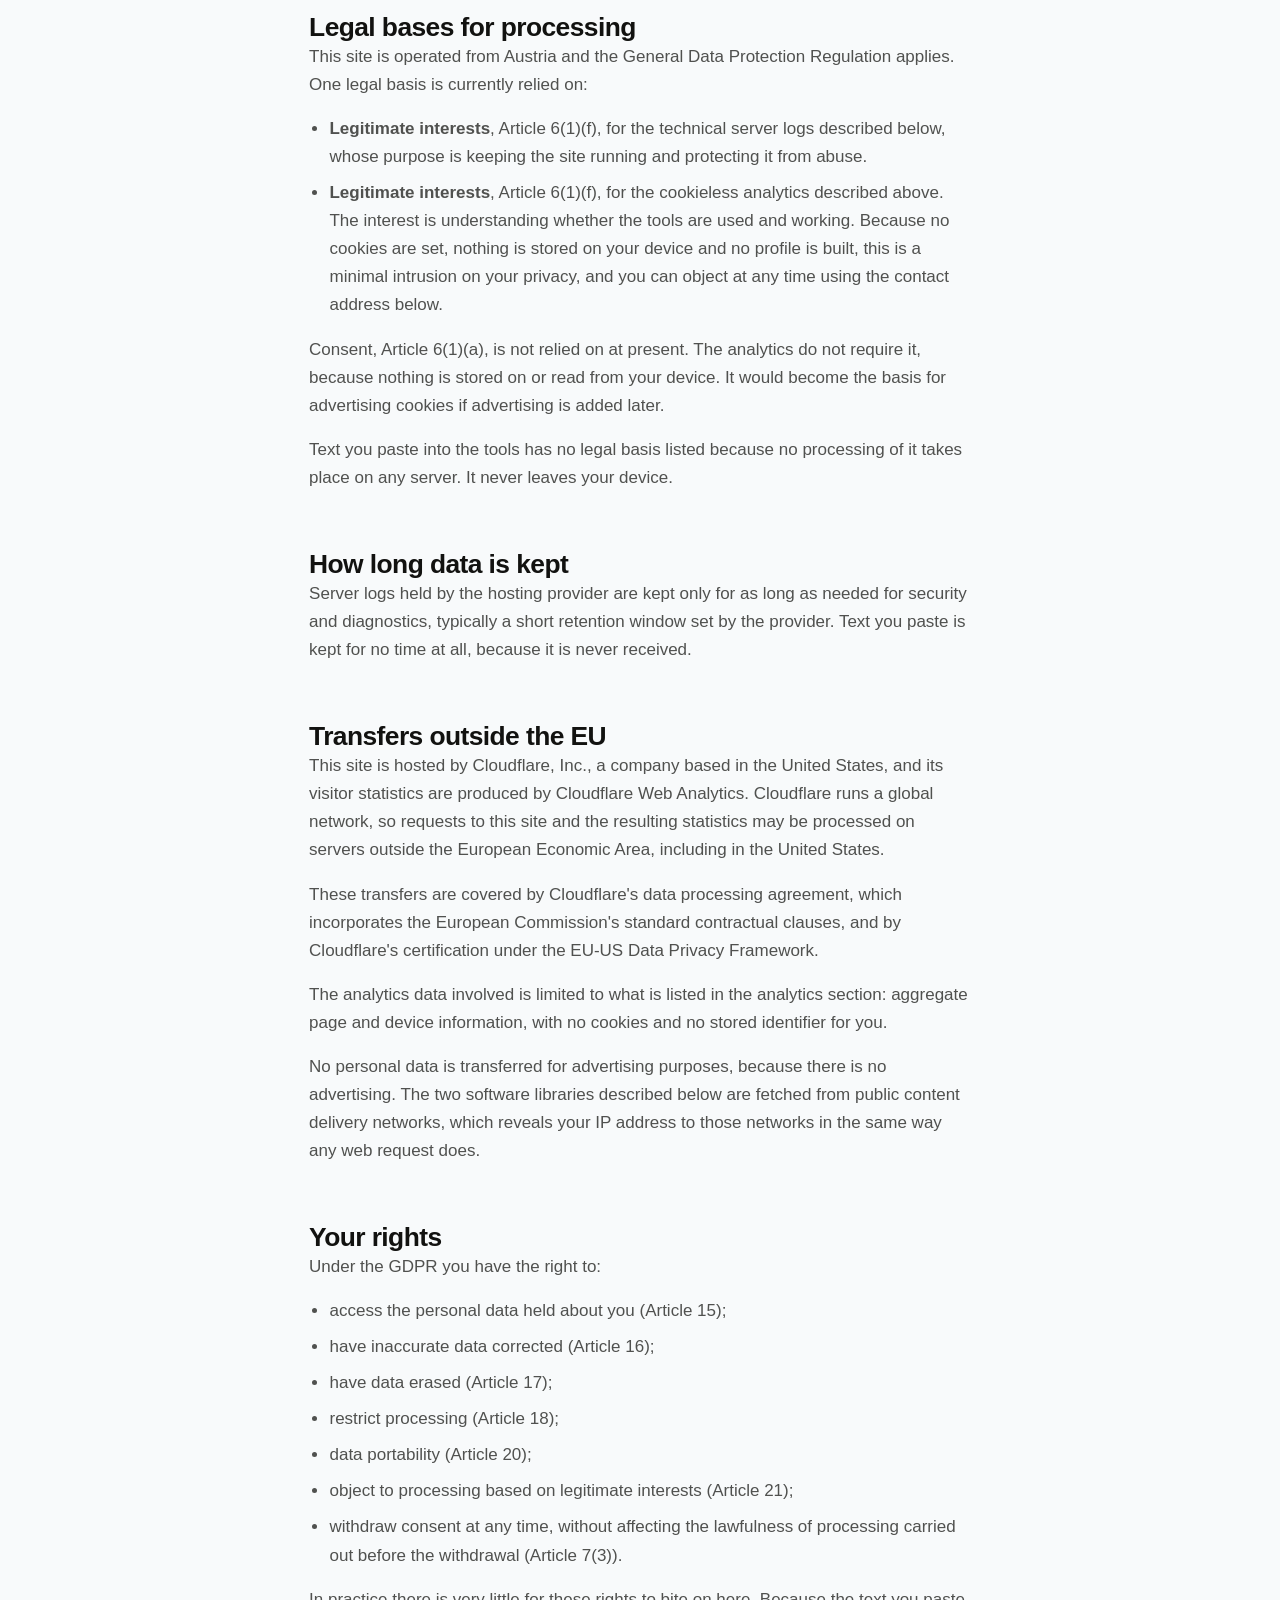
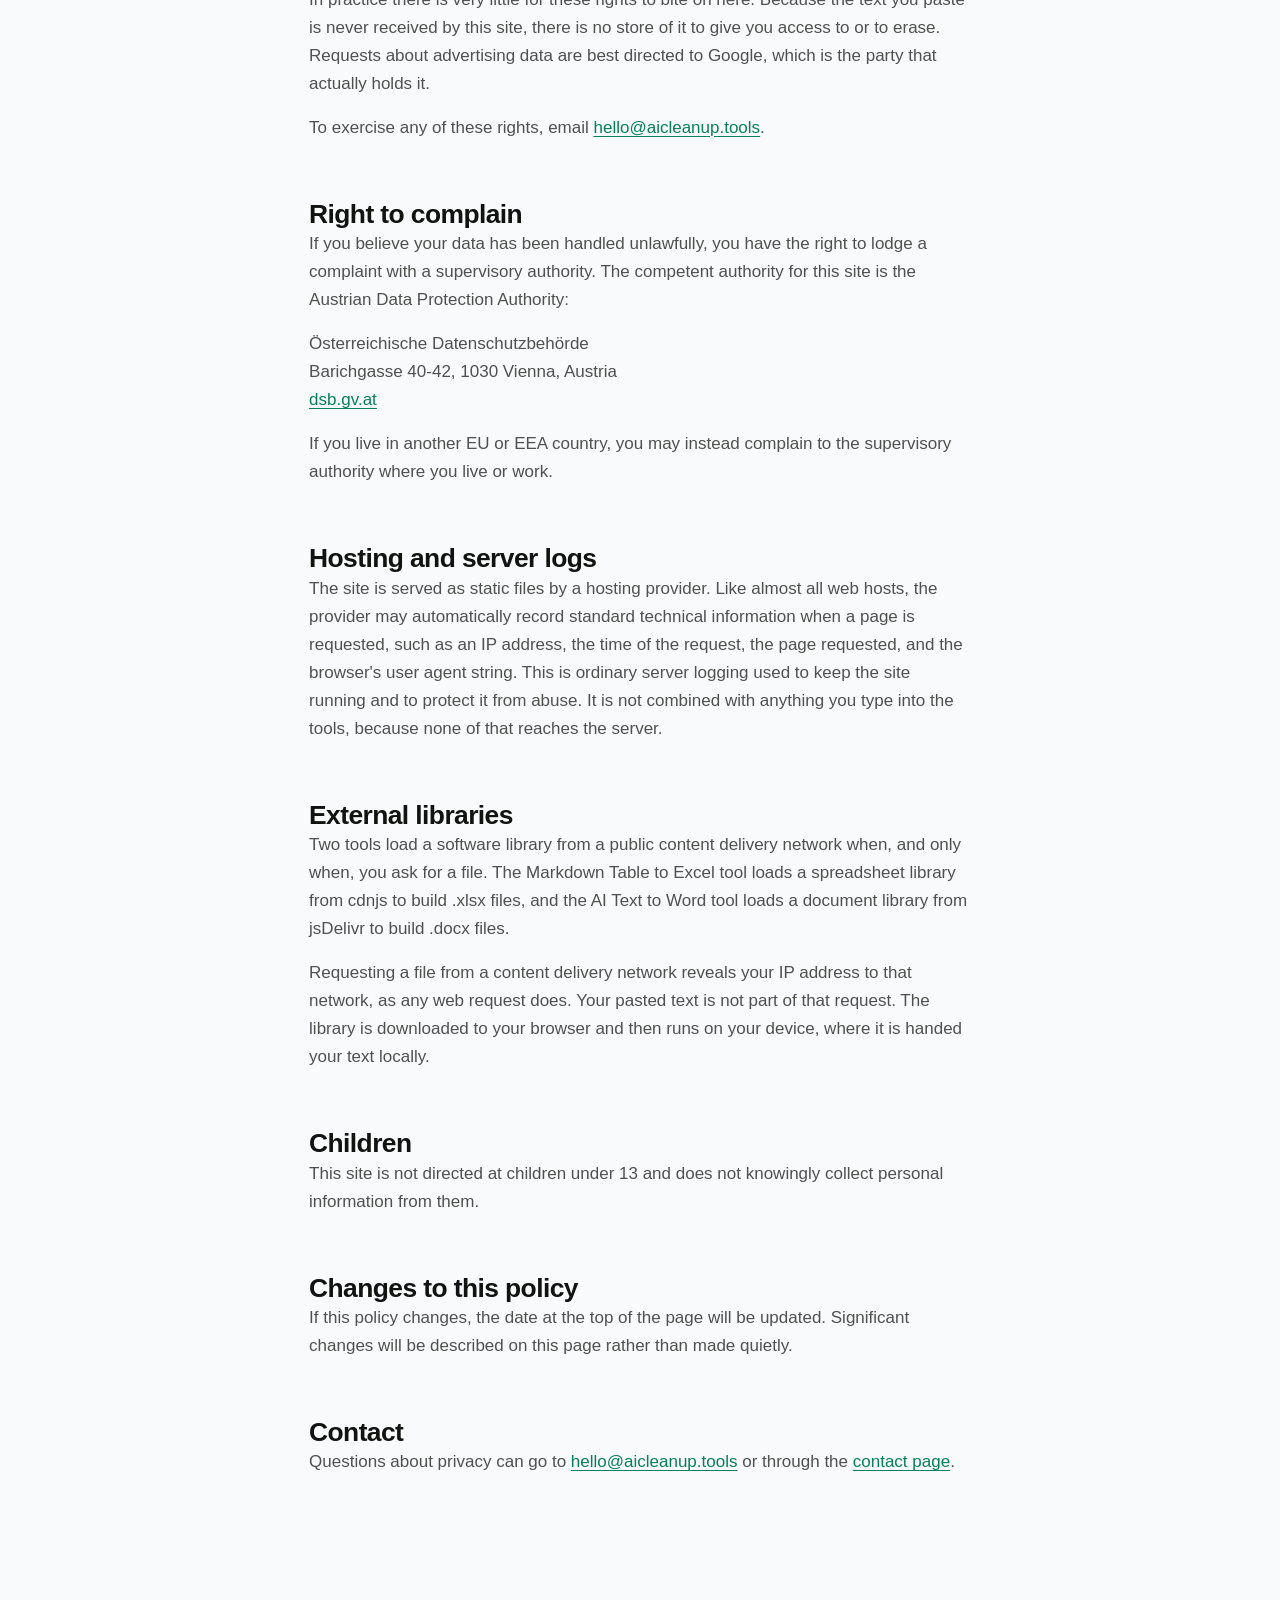
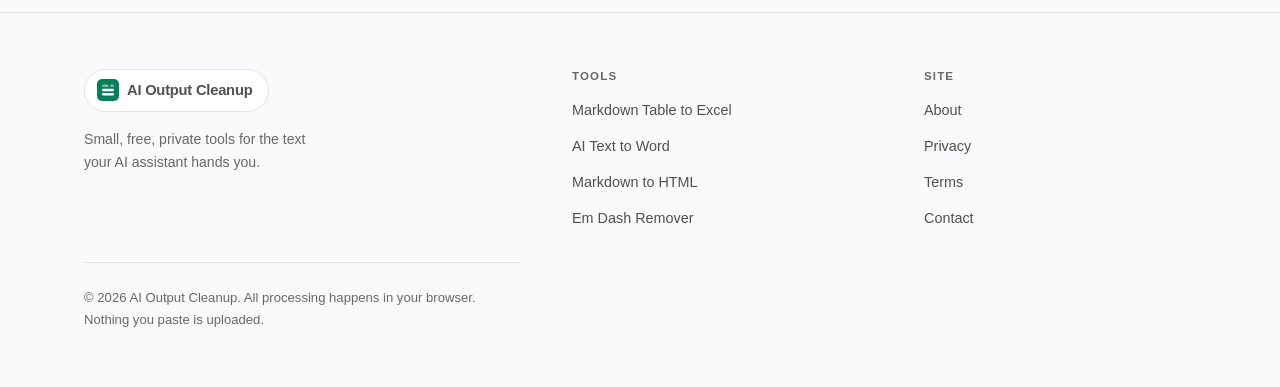
<file: privacy/index.html>
<!DOCTYPE html>
<html lang="en">
<head>
<meta charset="utf-8">
<meta name="viewport" content="width=device-width, initial-scale=1">
<title>Privacy Policy | AI Output Cleanup</title>
<meta name="description" content="How AI Output Cleanup handles data. Text you paste is processed in your browser and never uploaded. Details on cookies, advertising and your rights.">
<link rel="canonical" href="https://aicleanup.tools/privacy/">
<meta name="robots" content="index, follow">

<meta property="og:type" content="website">
<meta property="og:site_name" content="AI Output Cleanup">
<meta property="og:title" content="Privacy Policy">
<meta property="og:description" content="Text you paste is processed in your browser and never uploaded. Details on cookies, advertising and your rights.">
<meta property="og:url" content="https://aicleanup.tools/privacy/">
<meta property="og:image" content="https://aicleanup.tools/assets/img/og-default.jpg">
<meta property="og:image:width" content="1200">
<meta property="og:image:height" content="630">
<meta property="og:image:alt" content="AI Output Cleanup, free browser tools for AI generated text">
<meta name="twitter:card" content="summary_large_image">

<link rel="stylesheet" href="/assets/css/site.css">
<script src="/assets/js/theme.js"></script>
<link rel="icon" href="/favicon.svg" type="image/svg+xml">
</head>
<body>
<a class="skip-link" href="#main">Skip to content</a>

<header class="site-header">
  <div class="wrap wrap--wide site-header__inner">
    <a class="logo" href="/">
      <svg width="22" height="22" viewBox="0 0 22 22" role="img" aria-label="AI Output Cleanup logo">
        <rect width="22" height="22" rx="5" fill="#171717"></rect>
        <rect x="5" y="5.6" width="6.5" height="2.4" rx="1.2" fill="#ffffff" opacity="0.45"></rect>
        <rect x="13.2" y="5.6" width="3.8" height="2.4" rx="1.2" fill="#ffffff" opacity="0.45"></rect>
        <rect x="5" y="9.8" width="12" height="2.4" rx="1.2" fill="#ffffff"></rect>
        <rect x="5" y="14" width="12" height="2.4" rx="1.2" fill="#ffffff"></rect>
      </svg>
      <span>AI Output Cleanup</span>
    </a>
    <nav class="site-nav" aria-label="Main">
      <ul>
        <li><a href="/markdown-table-to-excel/">Table to Excel</a></li>
        <li><a href="/ai-text-to-word/">AI Text to Word</a></li>
        <li><a href="/markdown-to-html/">Markdown to HTML</a></li>
        <li><a href="/em-dash-remover/">Em Dash Remover</a></li>
      </ul>
    </nav>
  </div>
</header>

<main id="main">

  <div class="hero">
    <div class="wrap">
      <h1>Privacy policy</h1>
      <p class="lede">
        Last updated 7 October 2026. This policy explains what happens to text
        you paste into the tools, what cookies are used, and what rights you
        have over your data.
      </p>
    </div>
  </div>

  <div class="wrap">
    <section class="section prose">

      <h2>The short version</h2>
      <p>
        Text you paste into any tool on this site is processed entirely in your
        own browser. It is never uploaded, never stored and never seen by
        anyone, including me.
      </p>
      <p>
        <strong>This site carries no advertising and sets no cookies at
        all.</strong> Visits are counted with a privacy focused tool that
        stores nothing on your device and cannot identify you or follow you
        to any other website. Everything is described in full below.
      </p>

      <h2>Controller</h2>
      <p>
        The controller responsible for data processing on this site, within the
        meaning of the General Data Protection Regulation, is:
      </p>
      <p>
        Marcos Nähr<br>
        Pöstlingbergstraße 83<br>
        4040 Lichtenberg<br>
        Austria<br>
        <a href="mailto:hello@aicleanup.tools">hello@aicleanup.tools</a>
      </p>
      <p>
        This site is run by an individual, not a company. Given its size there
        is no statutory obligation to appoint a data protection officer, so
        requests come directly to me at the address above. Full operator
        details are in the <a href="/impressum/">Impressum</a>.
      </p>

      <h2>Text you paste into the tools</h2>
      <p>
        Every tool on this site is written in JavaScript that runs on your own
        device. When you paste text into the Em Dash Remover, the Markdown
        Table to Excel converter or the AI Text to Word converter, that text
        stays in your browser's memory. It is processed there and the result is
        shown to you there.
      </p>
      <p>
        This means:
      </p>
      <ul>
        <li>Your text is <strong>not</strong> transmitted to this site or any
            other server.</li>
        <li>Your text is <strong>not</strong> written to a database, a log
            file or any form of storage.</li>
        <li>Files you download, such as .xlsx, .csv and .docx, are built on
            your own device.</li>
        <li>Nothing you paste persists after you close or reload the page.</li>
      </ul>
      <p>
        You can verify this yourself. Load any tool, disconnect from the
        internet, and it will continue to work. You can also open your
        browser's developer tools, watch the network tab, and see that using a
        tool produces no outgoing requests carrying your content.
      </p>

      <h2>Cookies</h2>
      <p>
        This site sets no cookies. There is no advertising cookie and no
        tracking pixel.
      </p>
      <p>
        The only thing ever written to your browser's storage is your choice
        of light or dark mode, and only if you use the switch in the header.
        It is the single word "light" or "dark", saved on your device so the
        site remembers it on your next visit. It is never sent to me or anyone
        else, and you can remove it by clearing this site's data in your
        browser.
      </p>
      <p>
        The analytics described in the next section are cookieless by design,
        which is precisely why they were chosen. If advertising is added in
        future, cookies would come with it, and this policy and the site would
        be updated before that happens.
      </p>

      <h2>Analytics</h2>
      <p>
        To know whether anyone is actually using these tools, this site counts
        page views using <strong>Cloudflare Web Analytics</strong>, a privacy
        focused analytics service operated by Cloudflare, Inc., the same
        company that hosts this site. It is not Google Analytics and behaves
        very differently.
      </p>
      <p>
        Cloudflare acts as a data processor on my behalf. It processes only
        what is listed below, and only to produce visitor statistics for this
        site.
      </p>
      <ul>
        <li>It sets <strong>no cookies</strong>, uses no local storage and
            stores nothing on your device.</li>
        <li>It does not fingerprint your browser, does not build a profile of
            you and cannot follow you to other websites.</li>
        <li>It collects only aggregate basics: the page visited, the referring
            site, rough details such as browser, operating system, device type
            and country, and page loading performance.</li>
        <li>Your IP address is not used to track you or to recognise you on a
            later visit.</li>
        <li>If your browser sends a Do Not Track signal, the visit is not
            counted at all.</li>
      </ul>
      <p>
        The purpose is narrow: to see which tools people find useful and which
        pages are broken or ignored. There is no way for me to identify an
        individual visitor from it, and nothing collected is sold or shared.
      </p>

      <h2>Advertising</h2>
      <p>
        There is currently no advertising on this site. It is run at my own
        cost.
      </p>
      <p>
        Advertising may be introduced later, most likely through Google
        AdSense. If and when that happens:
      </p>
      <ul>
        <li>this policy will be updated first, with the date at the top of the
            page changed;</li>
        <li>a cookie notice will appear, and the advertising script will not be
            requested at all unless you accept it;</li>
        <li>declining will leave every tool fully working, because the tools do
            not depend on cookies.</li>
      </ul>
      <p>
        Until then, there is nothing to consent to and no notice is shown,
        because showing one would imply cookies that do not exist.
      </p>

      <h2>Donations</h2>
      <p>
        The home page has a Donate button. It is a plain link to my page on
        <strong>Ko-fi</strong>, a donation service run by Ko-fi Labs Limited
        in the United Kingdom, and opens in a new tab. Nothing is sent to
        Ko-fi unless you click it, and this site never sees your payment
        details.
      </p>
      <p>
        If you donate, Ko-fi and the payment provider you choose there (PayPal
        or Stripe) process your details under their own privacy policies. I
        receive the payment along with the name, email address and any message
        you enter, which I keep only as long as tax and accounting rules
        require.
      </p>

      <h2>Legal bases for processing</h2>
      <p>
        This site is operated from Austria and the General Data Protection
        Regulation applies. One legal basis is currently relied on:
      </p>
      <ul>
        <li><strong>Legitimate interests</strong>, Article 6(1)(f), for the
            technical server logs described below, whose purpose is keeping the
            site running and protecting it from abuse.</li>
        <li><strong>Legitimate interests</strong>, Article 6(1)(f), for the
            cookieless analytics described above. The interest is understanding
            whether the tools are used and working. Because no cookies are set,
            nothing is stored on your device and no profile is built, this is a
            minimal intrusion on your privacy, and you can object at any time
            using the contact address below.</li>
      </ul>
      <p>
        Consent, Article 6(1)(a), is not relied on at present. The analytics do
        not require it, because nothing is stored on or read from your device.
        It would become the basis for advertising cookies if advertising is
        added later.
      </p>
      <p>
        Text you paste into the tools has no legal basis listed because no
        processing of it takes place on any server. It never leaves your
        device.
      </p>

      <h2>How long data is kept</h2>
      <p>
        Server logs held by the hosting provider are kept only for as long as
        needed for security and diagnostics, typically a short retention window
        set by the provider. Text you paste is kept for no time at all, because
        it is never received.
      </p>

      <h2>Transfers outside the EU</h2>
      <p>
        This site is hosted by Cloudflare, Inc., a company based in the United
        States, and its visitor statistics are produced by Cloudflare Web
        Analytics. Cloudflare runs a global network, so requests to this site
        and the resulting statistics may be processed on servers outside the
        European Economic Area, including in the United States.
      </p>
      <p>
        These transfers are covered by Cloudflare's data processing agreement,
        which incorporates the European Commission's standard contractual
        clauses, and by Cloudflare's certification under the EU-US Data Privacy
        Framework.
      </p>
      <p>
        The analytics data involved is limited to what is listed in the
        analytics section: aggregate page and device information, with no
        cookies and no stored identifier for you.
      </p>
      <p>
        No personal data is transferred for advertising purposes, because there
        is no advertising. The two software libraries described below are
        fetched from public content delivery networks, which reveals your IP
        address to those networks in the same way any web request does.
      </p>

      <h2>Your rights</h2>
      <p>
        Under the GDPR you have the right to:
      </p>
      <ul>
        <li>access the personal data held about you (Article 15);</li>
        <li>have inaccurate data corrected (Article 16);</li>
        <li>have data erased (Article 17);</li>
        <li>restrict processing (Article 18);</li>
        <li>data portability (Article 20);</li>
        <li>object to processing based on legitimate interests (Article 21);</li>
        <li>withdraw consent at any time, without affecting the lawfulness of
            processing carried out before the withdrawal (Article 7(3)).</li>
      </ul>
      <p>
        In practice there is very little for these rights to bite on here.
        Because the text you paste is never received by this site, there is no
        store of it to give you access to or to erase. Requests about
        advertising data are best directed to Google, which is the party that
        actually holds it.
      </p>
      <p>
        To exercise any of these rights, email
        <a href="mailto:hello@aicleanup.tools">hello@aicleanup.tools</a>.
      </p>

      <h2>Right to complain</h2>
      <p>
        If you believe your data has been handled unlawfully, you have the
        right to lodge a complaint with a supervisory authority. The competent
        authority for this site is the Austrian Data Protection Authority:
      </p>
      <p>
        Österreichische Datenschutzbehörde<br>
        Barichgasse 40-42, 1030 Vienna, Austria<br>
        <a href="https://www.dsb.gv.at/" rel="nofollow noopener" target="_blank">dsb.gv.at</a>
      </p>
      <p>
        If you live in another EU or EEA country, you may instead complain to
        the supervisory authority where you live or work.
      </p>

      <h2>Hosting and server logs</h2>
      <p>
        The site is served as static files by a hosting provider. Like almost
        all web hosts, the provider may automatically record standard technical
        information when a page is requested, such as an IP address, the time
        of the request, the page requested, and the browser's user agent
        string. This is ordinary server logging used to keep the site running
        and to protect it from abuse. It is not combined with anything you type
        into the tools, because none of that reaches the server.
      </p>

      <h2>External libraries</h2>
      <p>
        Two tools load a software library from a public content delivery
        network when, and only when, you ask for a file. The Markdown Table to
        Excel tool loads a spreadsheet library from cdnjs to build .xlsx files,
        and the AI Text to Word tool loads a document library from jsDelivr to
        build .docx files.
      </p>
      <p>
        Requesting a file from a content delivery network reveals your IP
        address to that network, as any web request does. Your pasted text is
        not part of that request. The library is downloaded to your browser and
        then runs on your device, where it is handed your text locally.
      </p>

      <h2>Children</h2>
      <p>
        This site is not directed at children under 13 and does not knowingly
        collect personal information from them.
      </p>

      <h2>Changes to this policy</h2>
      <p>
        If this policy changes, the date at the top of the page will be
        updated. Significant changes will be described on this page rather than
        made quietly.
      </p>

      <h2>Contact</h2>
      <p>
        Questions about privacy can go to
        <a href="mailto:hello@aicleanup.tools">hello@aicleanup.tools</a> or
        through the <a href="/contact/">contact page</a>.
      </p>
    </section>
  </div>
</main>

<footer class="site-footer">
  <div class="wrap wrap--wide">
    <div class="footer-cols">
      <div class="footer-brand">
        <a class="logo" href="/">
          <svg width="22" height="22" viewBox="0 0 22 22" role="img" aria-label="AI Output Cleanup logo">
            <rect width="22" height="22" rx="5" fill="#171717"></rect>
            <rect x="5" y="5.6" width="6.5" height="2.4" rx="1.2" fill="#ffffff" opacity="0.45"></rect>
            <rect x="13.2" y="5.6" width="3.8" height="2.4" rx="1.2" fill="#ffffff" opacity="0.45"></rect>
            <rect x="5" y="9.8" width="12" height="2.4" rx="1.2" fill="#ffffff"></rect>
            <rect x="5" y="14" width="12" height="2.4" rx="1.2" fill="#ffffff"></rect>
          </svg>
          <span>AI Output Cleanup</span>
        </a>
        <p>Small, free, private tools for the text your AI assistant hands you.</p>
      </div>

      <nav aria-labelledby="footer-tools">
        <h2 id="footer-tools">Tools</h2>
        <ul>
          <li><a href="/markdown-table-to-excel/">Markdown Table to Excel</a></li>
          <li><a href="/ai-text-to-word/">AI Text to Word</a></li>
          <li><a href="/markdown-to-html/">Markdown to HTML</a></li>
          <li><a href="/em-dash-remover/">Em Dash Remover</a></li>
        </ul>
      </nav>

      <nav aria-labelledby="footer-site">
        <h2 id="footer-site">Site</h2>
        <ul>
          <li><a href="/about/">About</a></li>
          <li><a href="/privacy/">Privacy</a></li>
          <li><a href="/terms/">Terms</a></li>
          <li><a href="/contact/">Contact</a></li>
        </ul>
      </nav>
    </div>

    <p class="site-footer__meta">
      &copy; <span id="year">2026</span> AI Output Cleanup. All processing happens
      in your browser. Nothing you paste is uploaded.
    </p>
  </div>
</footer>

<aside id="cookie-banner" class="cookie-banner" hidden aria-label="Cookie notice">
  <div class="cookie-banner__inner">
    <p>
      This site uses cookies for advertising. You can decline and keep using
      every tool. See our <a href="/privacy/">privacy policy</a>.
    </p>
    <div class="btn-row">
      <button type="button" class="btn btn--ghost" id="cookie-decline">Decline</button>
      <button type="button" class="btn btn--primary" id="cookie-accept">Accept</button>
    </div>
  </div>
</aside>

<script src="/assets/js/site.js" defer></script>
</body>
</html>
</file>
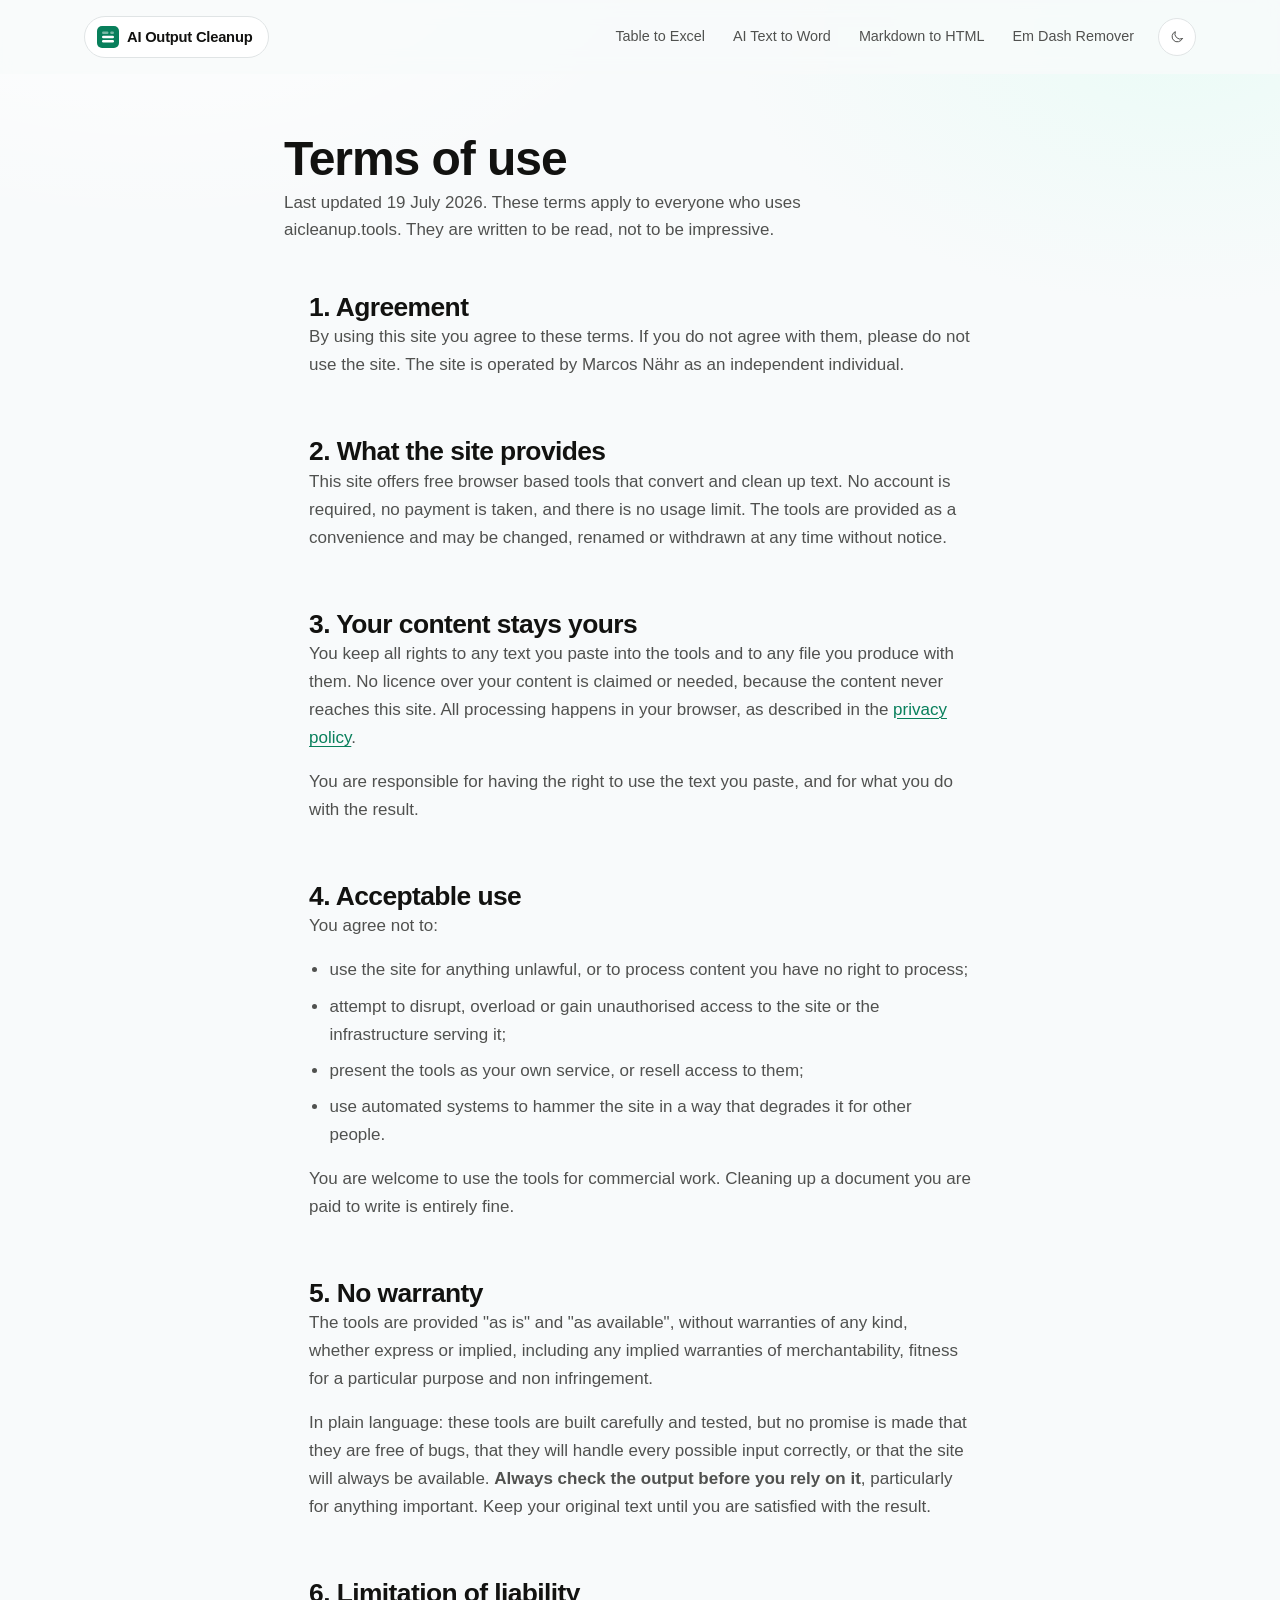
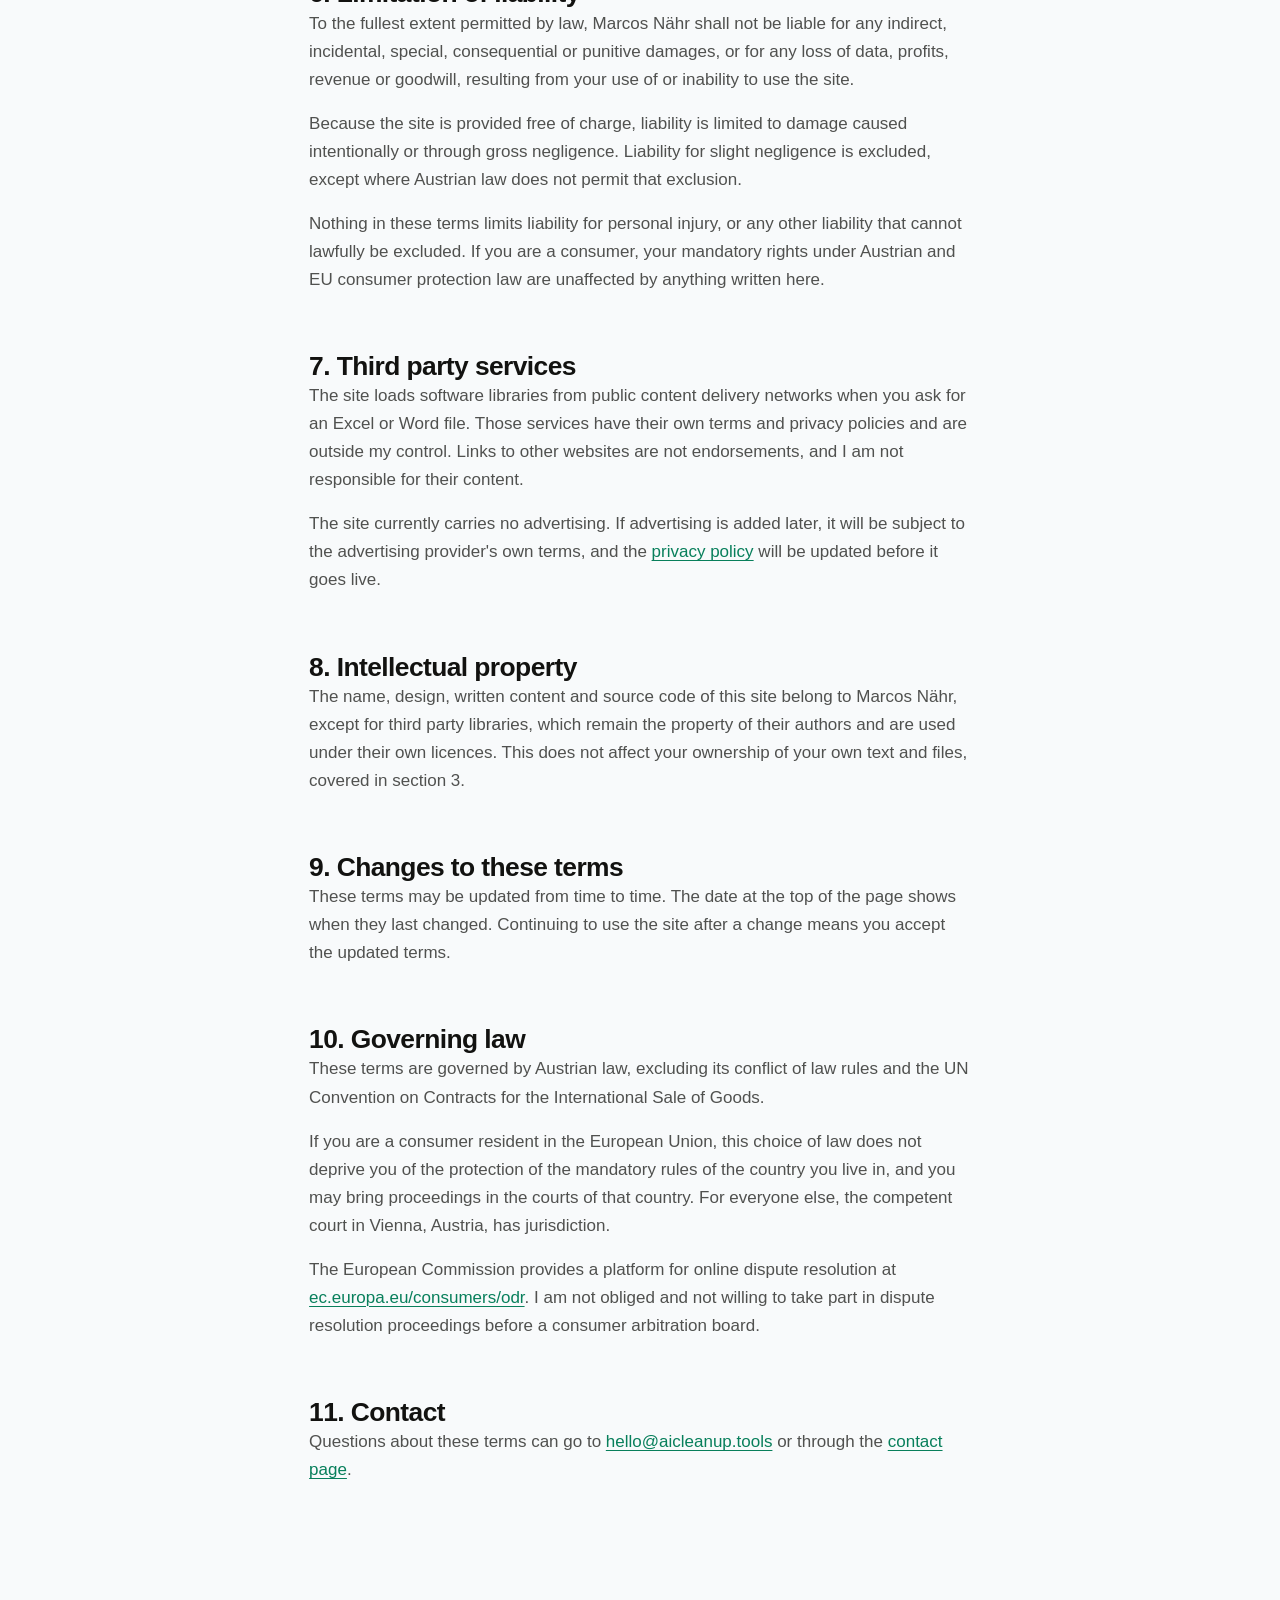
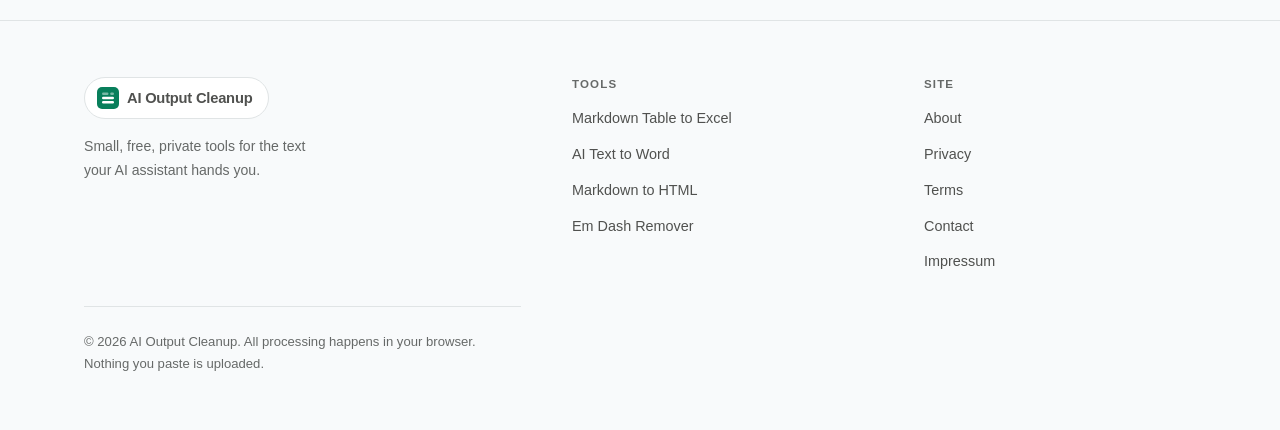
<file: terms/index.html>
<!DOCTYPE html>
<html lang="en">
<head>
<meta charset="utf-8">
<meta name="viewport" content="width=device-width, initial-scale=1">
<title>Terms of Use | AI Output Cleanup</title>
<meta name="description" content="The terms that apply when you use the free tools on AI Output Cleanup, including acceptable use, ownership of your content and limits of liability.">
<link rel="canonical" href="https://aicleanup.tools/terms/">
<meta name="robots" content="index, follow">

<meta property="og:type" content="website">
<meta property="og:site_name" content="AI Output Cleanup">
<meta property="og:title" content="Terms of Use">
<meta property="og:description" content="The terms that apply when you use the free tools on AI Output Cleanup.">
<meta property="og:url" content="https://aicleanup.tools/terms/">
<meta property="og:image" content="https://aicleanup.tools/assets/img/og-default.jpg">
<meta property="og:image:width" content="1200">
<meta property="og:image:height" content="630">
<meta property="og:image:alt" content="AI Output Cleanup, free browser tools for AI generated text">
<meta name="twitter:card" content="summary_large_image">

<link rel="stylesheet" href="/assets/css/site.css">
<script src="/assets/js/theme.js"></script>
<link rel="icon" href="/favicon.svg" type="image/svg+xml">
</head>
<body>
<a class="skip-link" href="#main">Skip to content</a>

<header class="site-header">
  <div class="wrap wrap--wide site-header__inner">
    <a class="logo" href="/">
      <svg width="22" height="22" viewBox="0 0 22 22" role="img" aria-label="AI Output Cleanup logo">
        <rect width="22" height="22" rx="5" fill="#171717"></rect>
        <rect x="5" y="5.6" width="6.5" height="2.4" rx="1.2" fill="#ffffff" opacity="0.45"></rect>
        <rect x="13.2" y="5.6" width="3.8" height="2.4" rx="1.2" fill="#ffffff" opacity="0.45"></rect>
        <rect x="5" y="9.8" width="12" height="2.4" rx="1.2" fill="#ffffff"></rect>
        <rect x="5" y="14" width="12" height="2.4" rx="1.2" fill="#ffffff"></rect>
      </svg>
      <span>AI Output Cleanup</span>
    </a>
    <nav class="site-nav" aria-label="Main">
      <ul>
        <li><a href="/markdown-table-to-excel/">Table to Excel</a></li>
        <li><a href="/ai-text-to-word/">AI Text to Word</a></li>
        <li><a href="/markdown-to-html/">Markdown to HTML</a></li>
        <li><a href="/em-dash-remover/">Em Dash Remover</a></li>
      </ul>
    </nav>
  </div>
</header>

<main id="main">

  <div class="hero">
    <div class="wrap">
      <h1>Terms of use</h1>
      <p class="lede">
        Last updated 19 July 2026. These terms apply to everyone who uses
        aicleanup.tools. They are written to be read, not to be impressive.
      </p>
    </div>
  </div>

  <div class="wrap">
    <section class="section prose">

      <h2>1. Agreement</h2>
      <p>
        By using this site you agree to these terms. If you do not agree with
        them, please do not use the site. The site is operated by Marcos Nähr
        as an independent individual.
      </p>

      <h2>2. What the site provides</h2>
      <p>
        This site offers free browser based tools that convert and clean up
        text. No account is required, no payment is taken, and there is no
        usage limit. The tools are provided as a convenience and may be
        changed, renamed or withdrawn at any time without notice.
      </p>

      <h2>3. Your content stays yours</h2>
      <p>
        You keep all rights to any text you paste into the tools and to any
        file you produce with them. No licence over your content is claimed or
        needed, because the content never reaches this site. All processing
        happens in your browser, as described in the
        <a href="/privacy/">privacy policy</a>.
      </p>
      <p>
        You are responsible for having the right to use the text you paste, and
        for what you do with the result.
      </p>

      <h2>4. Acceptable use</h2>
      <p>
        You agree not to:
      </p>
      <ul>
        <li>use the site for anything unlawful, or to process content you have
            no right to process;</li>
        <li>attempt to disrupt, overload or gain unauthorised access to the
            site or the infrastructure serving it;</li>
        <li>present the tools as your own service, or resell access to
            them;</li>
        <li>use automated systems to hammer the site in a way that degrades it
            for other people.</li>
      </ul>
      <p>
        You are welcome to use the tools for commercial work. Cleaning up a
        document you are paid to write is entirely fine.
      </p>

      <h2>5. No warranty</h2>
      <p>
        The tools are provided "as is" and "as available", without warranties
        of any kind, whether express or implied, including any implied
        warranties of merchantability, fitness for a particular purpose and non
        infringement.
      </p>
      <p>
        In plain language: these tools are built carefully and tested, but no
        promise is made that they are free of bugs, that they will handle every
        possible input correctly, or that the site will always be available.
        <strong>Always check the output before you rely on it</strong>,
        particularly for anything important. Keep your original text until you
        are satisfied with the result.
      </p>

      <h2>6. Limitation of liability</h2>
      <p>
        To the fullest extent permitted by law, Marcos Nähr shall not be liable
        for any indirect, incidental, special, consequential or punitive
        damages, or for any loss of data, profits, revenue or goodwill,
        resulting from your use of or inability to use the site.
      </p>
      <p>
        Because the site is provided free of charge, liability is limited to
        damage caused intentionally or through gross negligence. Liability for
        slight negligence is excluded, except where Austrian law does not
        permit that exclusion.
      </p>
      <p>
        Nothing in these terms limits liability for personal injury, or any
        other liability that cannot lawfully be excluded. If you are a
        consumer, your mandatory rights under Austrian and EU consumer
        protection law are unaffected by anything written here.
      </p>

      <h2>7. Third party services</h2>
      <p>
        The site loads software libraries from public content delivery networks
        when you ask for an Excel or Word file. Those services have their own
        terms and privacy policies and are outside my control. Links to other
        websites are not endorsements, and I am not responsible for their
        content.
      </p>
      <p>
        The site currently carries no advertising. If advertising is added
        later, it will be subject to the advertising provider's own terms, and
        the <a href="/privacy/">privacy policy</a> will be updated before it
        goes live.
      </p>

      <h2>8. Intellectual property</h2>
      <p>
        The name, design, written content and source code of this site belong
        to Marcos Nähr, except for third party libraries, which remain the
        property of their authors and are used under their own licences. This
        does not affect your ownership of your own text and files, covered in
        section 3.
      </p>

      <h2>9. Changes to these terms</h2>
      <p>
        These terms may be updated from time to time. The date at the top of
        the page shows when they last changed. Continuing to use the site after
        a change means you accept the updated terms.
      </p>

      <h2>10. Governing law</h2>
      <p>
        These terms are governed by Austrian law, excluding its conflict of law
        rules and the UN Convention on Contracts for the International Sale of
        Goods.
      </p>
      <p>
        If you are a consumer resident in the European Union, this choice of
        law does not deprive you of the protection of the mandatory rules of
        the country you live in, and you may bring proceedings in the courts of
        that country. For everyone else, the competent court in Vienna,
        Austria, has jurisdiction.
      </p>
      <p>
        The European Commission provides a platform for online dispute
        resolution at
        <a href="https://ec.europa.eu/consumers/odr" rel="nofollow noopener" target="_blank">ec.europa.eu/consumers/odr</a>.
        I am not obliged and not willing to take part in dispute resolution
        proceedings before a consumer arbitration board.
      </p>

      <h2>11. Contact</h2>
      <p>
        Questions about these terms can go to
        <a href="mailto:hello@aicleanup.tools">hello@aicleanup.tools</a> or
        through the <a href="/contact/">contact page</a>.
      </p>
    </section>
  </div>
</main>

<footer class="site-footer">
  <div class="wrap wrap--wide">
    <div class="footer-cols">
      <div class="footer-brand">
        <a class="logo" href="/">
          <svg width="22" height="22" viewBox="0 0 22 22" role="img" aria-label="AI Output Cleanup logo">
            <rect width="22" height="22" rx="5" fill="#171717"></rect>
            <rect x="5" y="5.6" width="6.5" height="2.4" rx="1.2" fill="#ffffff" opacity="0.45"></rect>
            <rect x="13.2" y="5.6" width="3.8" height="2.4" rx="1.2" fill="#ffffff" opacity="0.45"></rect>
            <rect x="5" y="9.8" width="12" height="2.4" rx="1.2" fill="#ffffff"></rect>
            <rect x="5" y="14" width="12" height="2.4" rx="1.2" fill="#ffffff"></rect>
          </svg>
          <span>AI Output Cleanup</span>
        </a>
        <p>Small, free, private tools for the text your AI assistant hands you.</p>
      </div>

      <nav aria-labelledby="footer-tools">
        <h2 id="footer-tools">Tools</h2>
        <ul>
          <li><a href="/markdown-table-to-excel/">Markdown Table to Excel</a></li>
          <li><a href="/ai-text-to-word/">AI Text to Word</a></li>
          <li><a href="/markdown-to-html/">Markdown to HTML</a></li>
          <li><a href="/em-dash-remover/">Em Dash Remover</a></li>
        </ul>
      </nav>

      <nav aria-labelledby="footer-site">
        <h2 id="footer-site">Site</h2>
        <ul>
          <li><a href="/about/">About</a></li>
          <li><a href="/privacy/">Privacy</a></li>
          <li><a href="/terms/">Terms</a></li>
          <li><a href="/contact/">Contact</a></li>
          <li><a href="/impressum/">Impressum</a></li>
        </ul>
      </nav>
    </div>

    <p class="site-footer__meta">
      &copy; <span id="year">2026</span> AI Output Cleanup. All processing happens
      in your browser. Nothing you paste is uploaded.
    </p>
  </div>
</footer>

<aside id="cookie-banner" class="cookie-banner" hidden aria-label="Cookie notice">
  <div class="cookie-banner__inner">
    <p>
      This site uses cookies for advertising. You can decline and keep using
      every tool. See our <a href="/privacy/">privacy policy</a>.
    </p>
    <div class="btn-row">
      <button type="button" class="btn btn--ghost" id="cookie-decline">Decline</button>
      <button type="button" class="btn btn--primary" id="cookie-accept">Accept</button>
    </div>
  </div>
</aside>

<script src="/assets/js/site.js" defer></script>
</body>
</html>
</file>
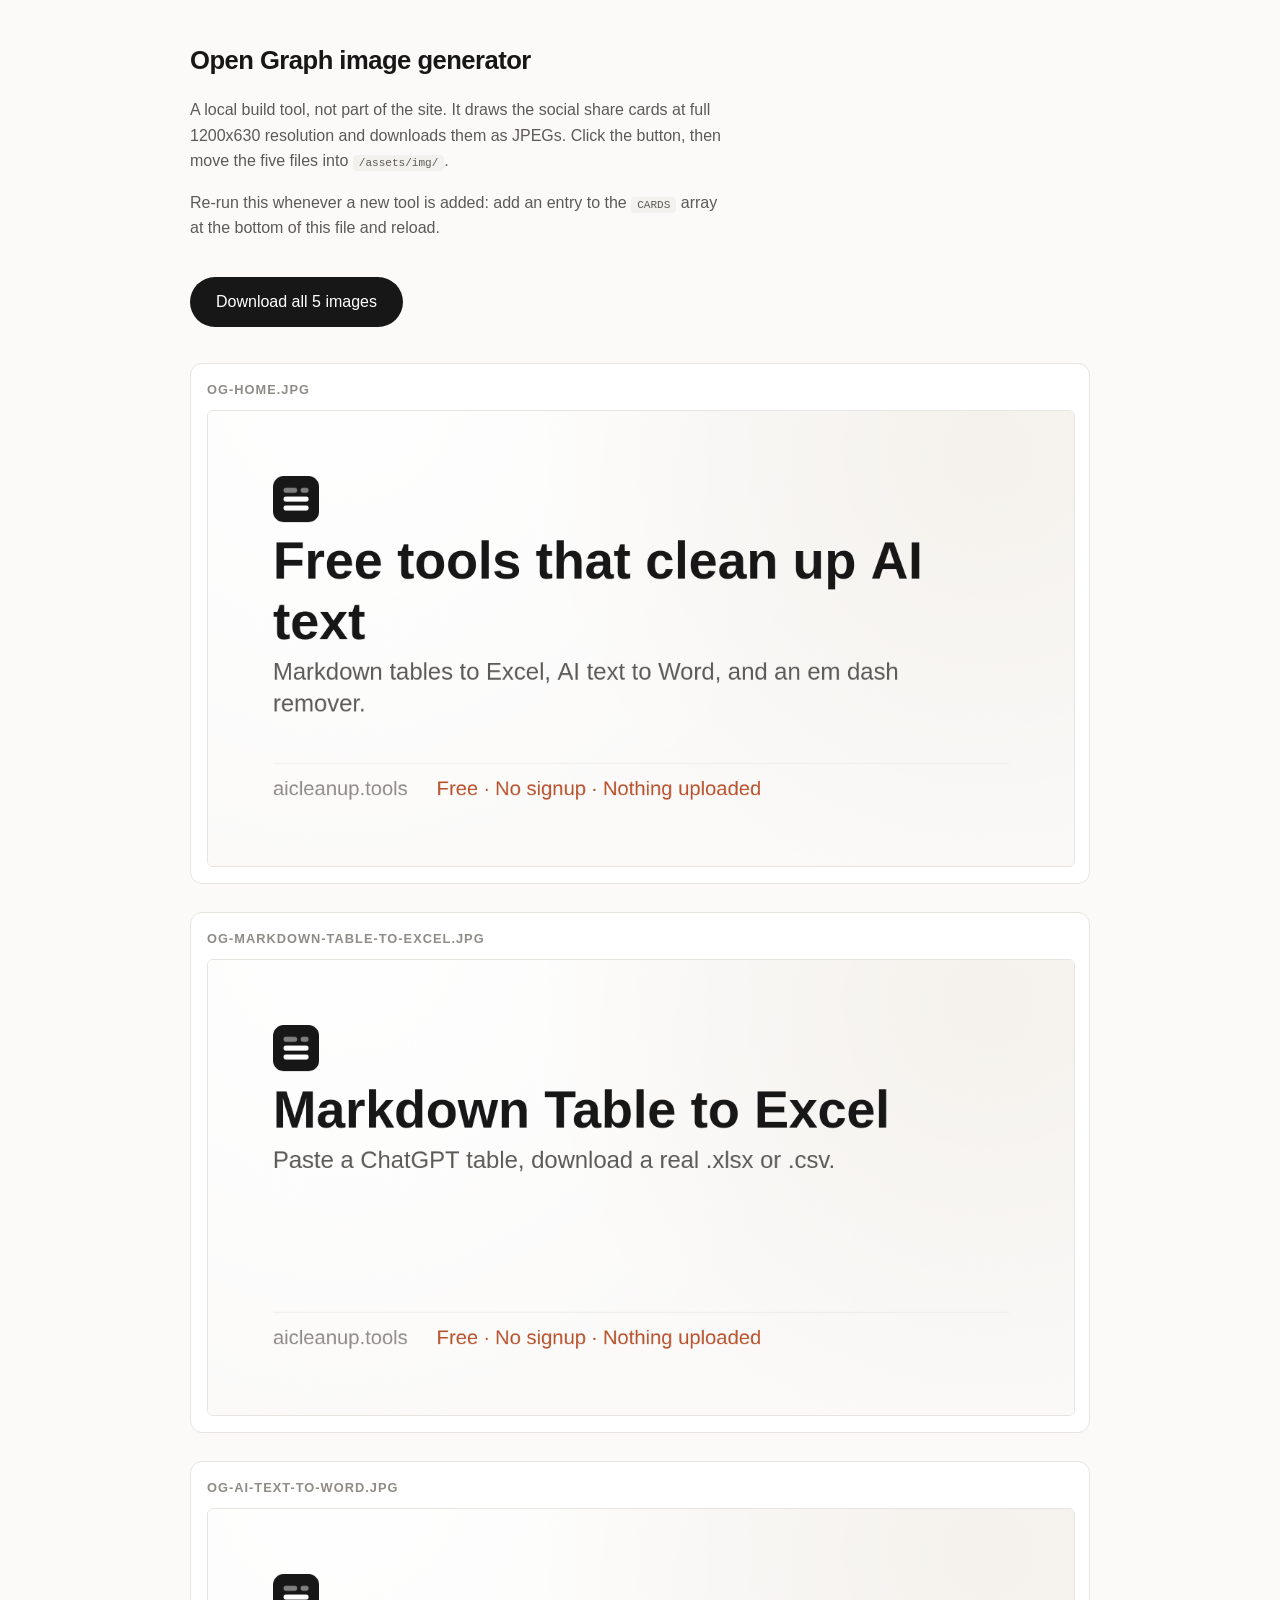
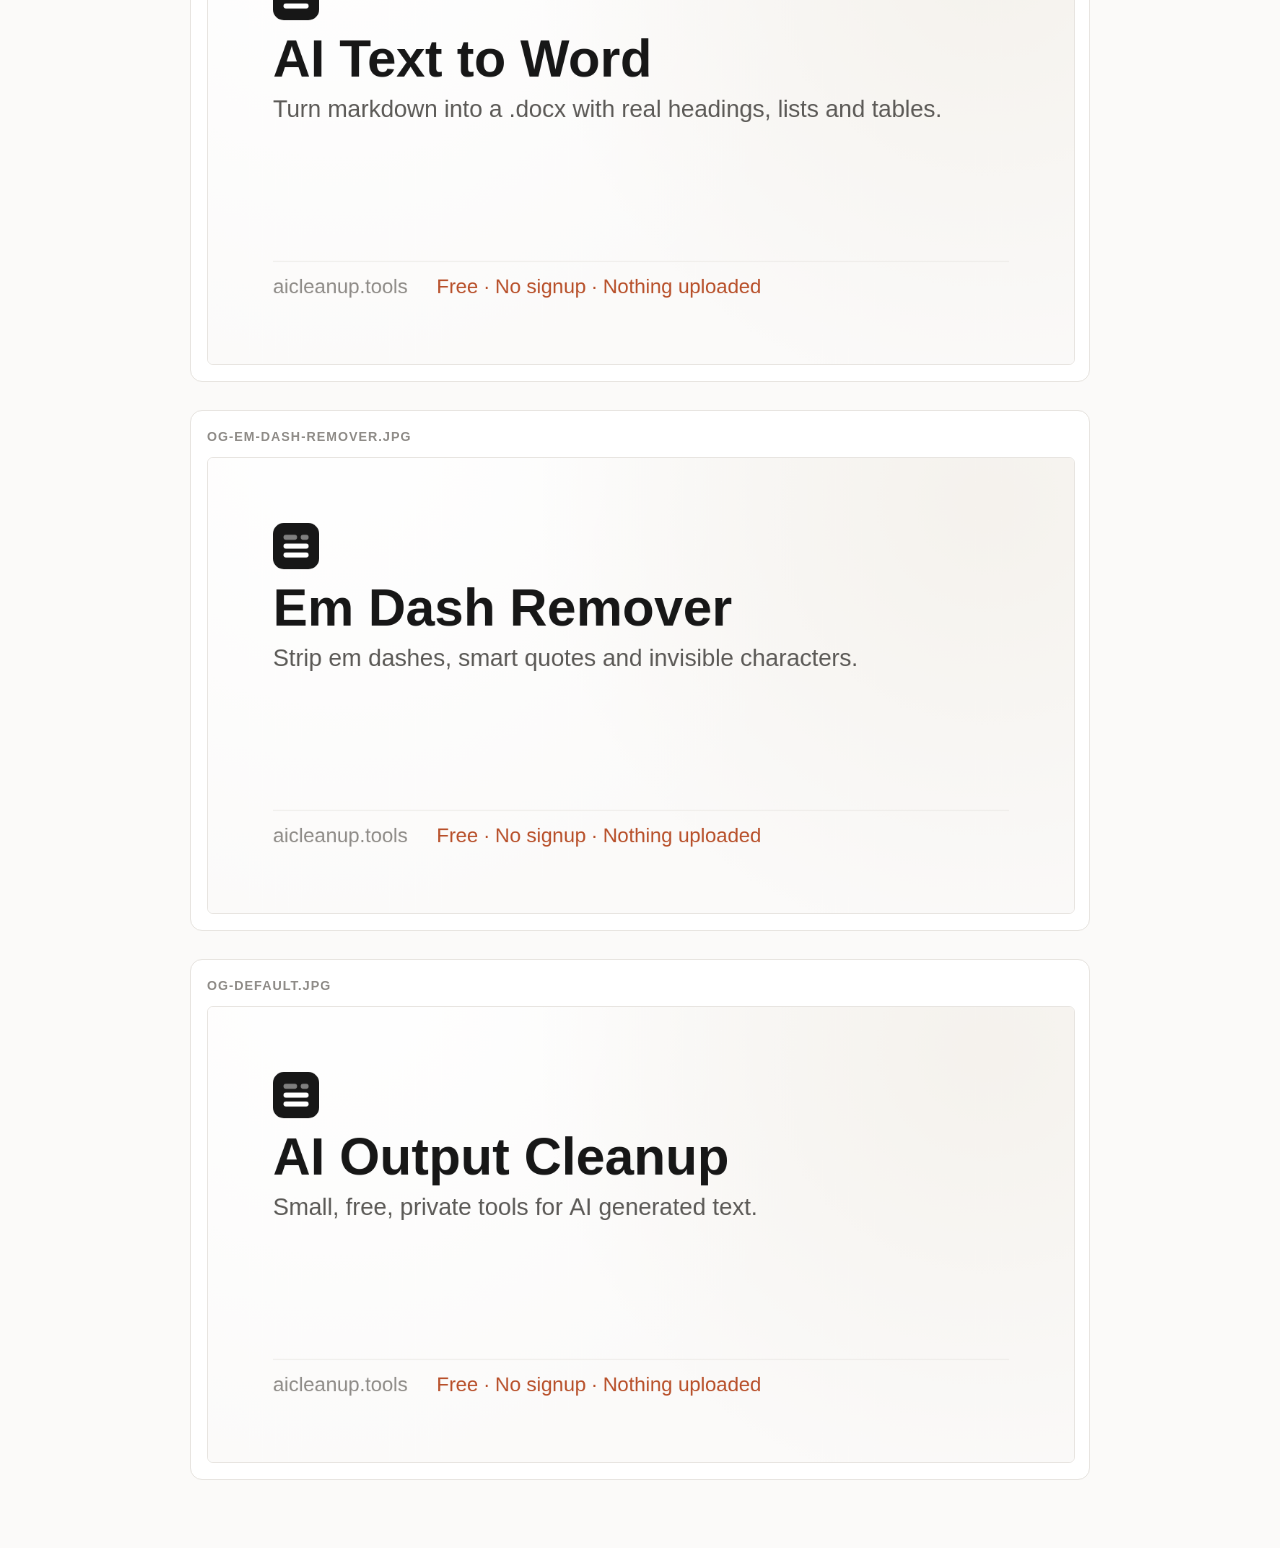
<file: _dev/og-generator.html>
<!DOCTYPE html>
<html lang="en">
<head>
<meta charset="utf-8">
<meta name="viewport" content="width=device-width, initial-scale=1">
<meta name="robots" content="noindex, nofollow">
<title>OG image generator (dev tool)</title>
<style>
  body { font-family: -apple-system, BlinkMacSystemFont, "Segoe UI", Roboto, Helvetica, Arial, sans-serif;
         background: #fbfaf9; color: #171717; margin: 0; padding: 40px 24px; line-height: 1.6; }
  .wrap { max-width: 900px; margin: 0 auto; }
  h1 { font-size: 1.6rem; letter-spacing: -0.02em; margin: 0 0 8px; }
  p { color: #5c5a57; max-width: 60ch; }
  button { font: inherit; font-weight: 500; background: #171717; color: #fff; border: none;
           border-radius: 999px; padding: 12px 26px; cursor: pointer; margin: 20px 0 8px; }
  button:hover { background: #000; }
  .card { margin: 28px 0; padding: 16px; background: #fff; border: 1px solid #e8e5e1; border-radius: 12px; }
  .card h2 { font-size: 0.8rem; text-transform: uppercase; letter-spacing: 0.08em;
             color: #8f8c88; margin: 0 0 10px; }
  canvas { width: 100%; height: auto; border: 1px solid #e8e5e1; border-radius: 6px; display: block; }
  code { background: #f3f1ee; padding: 2px 6px; border-radius: 4px; font-size: 0.85em; }
</style>
</head>
<body>
<div class="wrap">
  <h1>Open Graph image generator</h1>
  <p>
    A local build tool, not part of the site. It draws the social share cards
    at full 1200x630 resolution and downloads them as JPEGs. Click the button,
    then move the five files into <code>/assets/img/</code>.
  </p>
  <p>
    Re-run this whenever a new tool is added: add an entry to the
    <code>CARDS</code> array at the bottom of this file and reload.
  </p>

  <button id="download-all">Download all 5 images</button>
  <div id="previews"></div>
</div>

<script>
/* Draws one 1200x630 card. Mirrors the site's visual language: warm canvas,
   the geometric logo mark, near-black heading, muted subtitle, clay accent. */
function drawCard(title, subtitle) {
  var W = 1200, H = 630;
  var c = document.createElement('canvas');
  c.width = W; c.height = H;
  var x = c.getContext('2d');

  x.fillStyle = '#fbfaf9';
  x.fillRect(0, 0, W, H);
  var g = x.createRadialGradient(180, -40, 0, 180, -40, 760);
  g.addColorStop(0, '#ffffff'); g.addColorStop(1, 'rgba(255,255,255,0)');
  x.fillStyle = g; x.fillRect(0, 0, W, H);
  var g2 = x.createRadialGradient(1080, 60, 0, 1080, 60, 620);
  g2.addColorStop(0, '#f5f2ed'); g2.addColorStop(1, 'rgba(245,242,237,0)');
  x.fillStyle = g2; x.fillRect(0, 0, W, H);

  var M = 90, s = 64, ly = M, u = s / 22;
  x.fillStyle = '#171717';
  x.beginPath();
  if (x.roundRect) { x.roundRect(M, ly, s, s, 15); } else { x.rect(M, ly, s, s); }
  x.fill();

  function bar(bx, by, bw, bh, alpha) {
    x.globalAlpha = alpha; x.fillStyle = '#ffffff'; x.beginPath();
    if (x.roundRect) { x.roundRect(M + bx, ly + by, bw, bh, bh / 2); }
    else { x.rect(M + bx, ly + by, bw, bh); }
    x.fill(); x.globalAlpha = 1;
  }
  bar(5 * u, 5.6 * u, 6.5 * u, 2.4 * u, 0.45);
  bar(13.2 * u, 5.6 * u, 3.8 * u, 2.4 * u, 0.45);
  bar(5 * u, 9.8 * u, 12 * u, 2.4 * u, 1);
  bar(5 * u, 14 * u, 12 * u, 2.4 * u, 1);

  var SANS = '-apple-system,BlinkMacSystemFont,"Segoe UI",Roboto,Helvetica,Arial,sans-serif';

  function wrap(text, maxW) {
    var words = text.split(' '), line = '', out = [];
    for (var i = 0; i < words.length; i++) {
      var test = line ? line + ' ' + words[i] : words[i];
      if (x.measureText(test).width > maxW && line) { out.push(line); line = words[i]; }
      else { line = test; }
    }
    out.push(line);
    return out;
  }

  /* Layout constants chosen so the worst realistic case, a two line title
     with a three line subtitle, still clears the footer rule. Earlier values
     let a two line subtitle run straight through it. */
  var TITLE_SIZE = 72, TITLE_LH = 84;
  var SUB_SIZE = 33, SUB_LH = 44;
  var TITLE_TOP = ly + s + 78;      /* first title baseline */
  var TITLE_TO_SUB = 56;            /* last title baseline to first subtitle */
  var RULE_Y = H - M - 52;

  x.fillStyle = '#171717';
  x.font = '600 ' + TITLE_SIZE + 'px ' + SANS;
  var lines = wrap(title, W - M * 2);
  lines.forEach(function (l, i) { x.fillText(l, M, TITLE_TOP + i * TITLE_LH); });

  x.fillStyle = '#5c5a57';
  x.font = '400 ' + SUB_SIZE + 'px ' + SANS;
  var subLines = wrap(subtitle, W - M * 2 - 40);
  var sy = TITLE_TOP + (lines.length - 1) * TITLE_LH + TITLE_TO_SUB;
  subLines.forEach(function (l, i) { x.fillText(l, M, sy + i * SUB_LH); });

  /* Guard rail: if a future title or subtitle ever grows past the rule, this
     says so loudly in the console rather than shipping a broken card. */
  var lastBaseline = sy + (subLines.length - 1) * SUB_LH;
  if (lastBaseline > RULE_Y - 20) {
    console.warn('OG card "' + title + '": text overruns the footer rule by ' +
                 Math.ceil(lastBaseline - (RULE_Y - 20)) + 'px. Shorten it.');
  }

  x.strokeStyle = '#e8e5e1'; x.lineWidth = 1;
  x.beginPath(); x.moveTo(M, RULE_Y); x.lineTo(W - M, RULE_Y); x.stroke();

  x.fillStyle = '#8f8c88'; x.font = '500 28px ' + SANS;
  x.fillText('aicleanup.tools', M, H - M - 8);
  var w1 = x.measureText('aicleanup.tools').width;
  x.fillStyle = '#b8502a';
  x.fillText('Free · No signup · Nothing uploaded', M + w1 + 40, H - M - 8);

  return c;
}

/* filename, title, subtitle */
var CARDS = [
  ['og-home.jpg', 'Free tools that clean up AI text',
   'Markdown tables to Excel, AI text to Word, and an em dash remover.'],
  ['og-markdown-table-to-excel.jpg', 'Markdown Table to Excel',
   'Paste a ChatGPT table, download a real .xlsx or .csv.'],
  ['og-ai-text-to-word.jpg', 'AI Text to Word',
   'Turn markdown into a .docx with real headings, lists and tables.'],
  ['og-em-dash-remover.jpg', 'Em Dash Remover',
   'Strip em dashes, smart quotes and invisible characters.'],
  ['og-default.jpg', 'AI Output Cleanup',
   'Small, free, private tools for AI generated text.']
];

/* JPEG rather than PNG. The same card as a PNG is around 460KB because of the
   background gradient, and some chat clients skip link previews that large.
   At this quality the text stays crisp and the file drops to roughly 50KB. */
var FORMAT = 'image/jpeg';
var QUALITY = 0.92;

var previews = document.getElementById('previews');
var canvases = [];

CARDS.forEach(function (card) {
  var c = drawCard(card[1], card[2]);
  canvases.push([card[0], c]);
  var box = document.createElement('div');
  box.className = 'card';
  var h = document.createElement('h2');
  h.textContent = card[0];
  box.appendChild(h);
  box.appendChild(c);
  previews.appendChild(box);
});

document.getElementById('download-all').addEventListener('click', function () {
  canvases.forEach(function (entry, i) {
    /* Staggered, because browsers throttle rapid successive downloads. */
    setTimeout(function () {
      entry[1].toBlob(function (blob) {
        var url = URL.createObjectURL(blob);
        var a = document.createElement('a');
        a.href = url;
        a.download = entry[0];
        document.body.appendChild(a);
        a.click();
        document.body.removeChild(a);
        setTimeout(function () { URL.revokeObjectURL(url); }, 1000);
        console.log(entry[0] + ': ' + Math.round(blob.size / 1024) + 'KB');
      }, FORMAT, QUALITY);
    }, i * 400);
  });
});
</script>
</body>
</html>
</file>
<file: assets/css/site.css>
/* ==========================================================================
   AI Output Cleanup — shared stylesheet
   Mobile first. Light and dark mode, following the device setting unless
   the visitor picks one with the header switch.
   System fonts only. No web fonts.
   Visual direction: airy, minimal, thin dividers, small stroke icons,
   pill shaped controls, teal primary actions.
   ========================================================================== */

/* --- Reset ---------------------------------------------------------------- */
*,
*::before,
*::after { box-sizing: border-box; }

html { -webkit-text-size-adjust: 100%; }

body,
h1, h2, h3, h4, h5, h6,
p, figure, blockquote, dl, dd, ul, ol { margin: 0; }

ul[class], ol[class] { list-style: none; padding: 0; }

img, svg { max-width: 100%; display: block; }

button, input, select, textarea { font: inherit; color: inherit; }

/* --- Colour palette -------------------------------------------------------
   The stone and teal scales from Open Props (open-props.style), copied in as
   plain values so the site needs no extra stylesheet download. Shade 0 is the
   palest, 12 the darkest. Open Props is MIT licensed, Copyright (c) 2021
   Adam Argyle. Components below never use these directly, only the role
   tokens that follow, so light and dark mode can swap them in one place. */
:root {
  --stone-0:  #f8fafb;  --stone-1:  #f2f4f6;  --stone-2:  #ebedef;
  --stone-3:  #e0e4e5;  --stone-4:  #d1d6d8;  --stone-5:  #b1b6b9;
  --stone-6:  #979b9d;  --stone-7:  #7e8282;  --stone-8:  #666968;
  --stone-9:  #50514f;  --stone-10: #3a3a37;  --stone-11: #252521;
  --stone-12: #121210;

  --teal-0:  #e6fcf5;  --teal-1:  #c3fae8;  --teal-2:  #96f2d7;
  --teal-3:  #63e6be;  --teal-4:  #38d9a9;  --teal-5:  #20c997;
  --teal-6:  #12b886;  --teal-7:  #0ca678;  --teal-8:  #099268;
  --teal-9:  #087f5b;  --teal-10: #066649;  --teal-11: #054d37;
  --teal-12: #033325;
}

/* --- Design tokens -------------------------------------------------------- */
:root {
  color-scheme: light dark;

  /* Neutral scale. Every text colour clears WCAG AA (4.5:1) on the canvas,
     including the faintest one. */
  --ink:        var(--stone-12);
  --ink-2:      var(--stone-9);
  --ink-3:      var(--stone-8);
  --line:       var(--stone-3);
  --line-2:     var(--stone-1);
  --surface:    #ffffff;
  --surface-ro: #fcfdfd;   /* read only output, a hair off the surface */
  --canvas:     var(--stone-0);

  /* Single accent: teal. Links, primary buttons, focus, small marks.
     Shade 9 rather than 7 so white button text passes AA. */
  --accent:     var(--teal-9);
  --accent-dk:  var(--teal-10);
  --accent-lt:  var(--teal-0);
  --on-accent:  #ffffff;   /* text on a filled accent background */
  --ring:       rgba(8, 127, 91, 0.16);
  --mark:       var(--teal-9);   /* logo tile */

  --danger:     #c92a2a;

  /* Atmosphere: the page glow, translucent header, shadows. */
  --glow-a:     rgba(255, 255, 255, 1);
  --glow-b:     rgba(230, 252, 245, 0.7);
  --header-bg:  rgba(248, 250, 251, 0.82);
  --ghost:      rgba(255, 255, 255, 0.5);
  --shadow:     rgba(18, 18, 16, 0.08);
  --shadow-lg:  rgba(18, 18, 16, 0.1);

  --radius:     10px;
  --radius-lg:  16px;
  --radius-pill: 999px;

  --space-1: 4px;
  --space-2: 8px;
  --space-3: 12px;
  --space-4: 16px;
  --space-5: 24px;
  --space-6: 32px;
  --space-7: 56px;
  --space-8: 80px;

  --wrap: 760px;
  --wrap-wide: 1160px;
  --rail: 300px;

  --mono: ui-monospace, SFMono-Regular, "SF Mono", Menlo, Consolas,
          "Liberation Mono", monospace;
  --sans: -apple-system, BlinkMacSystemFont, "Segoe UI", Roboto, Helvetica,
          Arial, sans-serif, "Apple Color Emoji", "Segoe UI Emoji";
}

/* Dark mode. Follows the device setting until the visitor uses the header
   switch, which sets data-theme on <html> (see theme.js). Only role tokens
   change here, so no component needs its own dark rule.
   The token list appears twice, once per trigger, because plain CSS cannot
   share one block between a media query and a selector. Keep them identical. */
:root[data-theme="light"] { color-scheme: light; }

@media (prefers-color-scheme: dark) {
  :root:not([data-theme="light"]) {
    color-scheme: dark;
    --ink:        var(--stone-1);
    --ink-2:      var(--stone-4);
    --ink-3:      var(--stone-5);
    --line:       var(--stone-9);
    --line-2:     var(--stone-10);
    --surface:    var(--stone-11);
    --surface-ro: #1c1c19;   /* between stone 11 and 12 */
    --canvas:     var(--stone-12);

    /* A lighter teal reads on the dark canvas; button text flips to the
       darkest teal so it still passes AA (7.8:1). */
    --accent:     var(--teal-4);
    --accent-dk:  var(--teal-3);
    --accent-lt:  var(--teal-12);
    --on-accent:  var(--teal-12);
    --ring:       rgba(56, 217, 169, 0.22);
    --mark:       var(--teal-7);

    --danger:     #ff8787;

    --glow-a:     rgba(56, 217, 169, 0.06);
    --glow-b:     rgba(255, 255, 255, 0.03);
    --header-bg:  rgba(18, 18, 16, 0.82);
    --ghost:      rgba(255, 255, 255, 0.02);
    --shadow:     rgba(0, 0, 0, 0.4);
    --shadow-lg:  rgba(0, 0, 0, 0.5);
  }
}

:root[data-theme="dark"] {
  color-scheme: dark;
  --ink:        var(--stone-1);
  --ink-2:      var(--stone-4);
  --ink-3:      var(--stone-5);
  --line:       var(--stone-9);
  --line-2:     var(--stone-10);
  --surface:    var(--stone-11);
  --surface-ro: #1c1c19;
  --canvas:     var(--stone-12);

  --accent:     var(--teal-4);
  --accent-dk:  var(--teal-3);
  --accent-lt:  var(--teal-12);
  --on-accent:  var(--teal-12);
  --ring:       rgba(56, 217, 169, 0.22);
  --mark:       var(--teal-7);

  --danger:     #ff8787;

  --glow-a:     rgba(56, 217, 169, 0.06);
  --glow-b:     rgba(255, 255, 255, 0.03);
  --header-bg:  rgba(18, 18, 16, 0.82);
  --ghost:      rgba(255, 255, 255, 0.02);
  --shadow:     rgba(0, 0, 0, 0.4);
  --shadow-lg:  rgba(0, 0, 0, 0.5);
}

/* --- Base ----------------------------------------------------------------- */
body {
  font-family: var(--sans);
  font-size: 17px;
  line-height: 1.65;
  color: var(--ink);
  background-color: var(--canvas);
  /* Barely there glow so the page is not a flat slab of grey. */
  background-image:
    radial-gradient(900px 520px at 12% -10%, var(--glow-a) 0%, transparent 62%),
    radial-gradient(760px 460px at 92% 4%, var(--glow-b) 0%, transparent 58%);
  background-repeat: no-repeat;
  background-attachment: fixed;
  -webkit-font-smoothing: antialiased;
}

h1, h2, h3, h4 {
  line-height: 1.22;
  letter-spacing: -0.022em;
  font-weight: 600;
  text-wrap: balance;
}

h1 { font-size: 2rem; }
h2 { font-size: 1.35rem; margin-top: var(--space-7); }
h3 { font-size: 1.02rem; margin-top: var(--space-5); }

p { margin-bottom: var(--space-4); color: var(--ink); }
p:last-child { margin-bottom: 0; }

a { color: var(--accent); text-underline-offset: 3px; text-decoration-thickness: 1px; }
a:hover { color: var(--accent-dk); }

code {
  font-family: var(--mono);
  font-size: 0.86em;
  background: var(--line-2);
  padding: 2px 6px;
  border-radius: 5px;
}

/* Small stroke icons. Always inherit colour from their context. */
.icon {
  width: 22px;
  height: 22px;
  stroke: currentColor;
  stroke-width: 1.5;
  stroke-linecap: round;
  stroke-linejoin: round;
  fill: none;
  flex: 0 0 auto;
}
.icon--sm { width: 16px; height: 16px; }

:focus-visible {
  outline: 2px solid var(--accent);
  outline-offset: 3px;
  border-radius: 4px;
}

/* --- Layout --------------------------------------------------------------- */
.wrap {
  width: 100%;
  max-width: var(--wrap);
  margin-inline: auto;
  padding-inline: var(--space-5);
}
.wrap--wide { max-width: var(--wrap-wide); }

main { display: block; padding-bottom: var(--space-8); }

.section { margin-top: var(--space-8); }
.section > h2:first-child { margin-top: 0; }
/* The small label belongs to the heading right under it, so the heading's
   own top margin would only push them apart. */
.eyebrow + h2 { margin-top: 0; }
/* The first section after the hero follows on closely, so the tool list on
   the home page starts above the fold on a laptop screen. */
.hero + .wrap > .section:first-child { margin-top: var(--space-5); }

/* Small uppercase section label, used above the big headings. */
.eyebrow {
  font-size: 0.72rem;
  text-transform: uppercase;
  letter-spacing: 0.1em;
  font-weight: 600;
  color: var(--ink-3);
  margin-bottom: var(--space-3);
}
/* Separates stacked sections inside one long prose block. A class rather than
   an inline style, so the Content-Security-Policy can forbid inline styles. */
.eyebrow--spaced { margin-top: var(--space-7); }

.skip-link {
  position: absolute;
  left: -9999px;
  top: 0;
  background: var(--ink);
  color: var(--canvas);
  padding: var(--space-3) var(--space-4);
  z-index: 100;
  border-radius: 0 0 var(--radius) 0;
}
.skip-link:focus { left: 0; color: var(--canvas); }

/* --- Header --------------------------------------------------------------- */
.site-header { padding-block: var(--space-4); }
@media (min-width: 720px) {
  .site-header {
    position: sticky;
    top: 0;
    z-index: 20;
    background: var(--header-bg);
    backdrop-filter: blur(10px);
    -webkit-backdrop-filter: blur(10px);
  }
}
.site-header__inner {
  display: flex;
  flex-wrap: wrap;
  align-items: center;
  justify-content: space-between;
  gap: var(--space-3);
}

/* Logo sits in a soft pill chip. */
.logo {
  display: inline-flex;
  align-items: center;
  gap: var(--space-2);
  padding: var(--space-2) var(--space-4) var(--space-2) var(--space-3);
  background: var(--surface);
  border: 1px solid var(--line);
  border-radius: var(--radius-pill);
  font-weight: 600;
  font-size: 0.92rem;
  letter-spacing: -0.015em;
  color: var(--ink);
  text-decoration: none;
  transition: border-color 0.15s ease;
}
.logo:hover { color: var(--ink); border-color: var(--ink-3); }
.logo svg { flex: 0 0 auto; }
/* The logo tile is drawn black in the HTML (so it still looks right without
   this stylesheet). A CSS fill outranks the attribute, so the tile takes the
   accent and follows dark mode without editing every page. */
.logo svg rect:first-child,
.hero__mark rect:first-child { fill: var(--mark); }

/* Light and dark switch, added to the header by theme.js. Same pill
   language as the logo chip. */
/* On phones the nav wraps onto its own row, so the switch moves up beside
   the logo instead of ending up alone on a third line. From 900px everything
   fits on one row and the switch sits at the far right. */
.theme-toggle { order: 1; margin-left: auto; }
.site-nav { order: 2; flex-basis: 100%; }
@media (min-width: 900px) {
  .site-nav { order: 0; flex-basis: auto; margin-left: auto; }
  .theme-toggle { order: 0; margin-left: 0; }
}
.theme-toggle {
  display: inline-grid;
  place-items: center;
  width: 38px;
  height: 38px;
  padding: 0;
  border: 1px solid var(--line);
  border-radius: var(--radius-pill);
  background: var(--surface);
  color: var(--ink-2);
  cursor: pointer;
  transition: border-color 0.15s ease, color 0.15s ease;
}
.theme-toggle:hover { border-color: var(--ink-3); color: var(--ink); }
.theme-toggle .icon { transition: transform 0.3s cubic-bezier(0.22, 0.9, 0.28, 1.2); }
.theme-toggle:hover .icon { transform: rotate(-15deg); }

.site-nav ul {
  display: flex;
  flex-wrap: wrap;
  align-items: center;
  gap: var(--space-1);
  list-style: none;
  margin: 0;
  padding: 0;
}
.site-nav a {
  display: inline-block;
  padding: var(--space-2) var(--space-3);
  border-radius: var(--radius-pill);
  color: var(--ink-2);
  text-decoration: none;
  font-size: 0.9rem;
  transition: background-color 0.15s ease, color 0.15s ease;
}
.site-nav a:hover { color: var(--ink); background: var(--line-2); }
.site-nav a[aria-current="page"] { color: var(--ink); background: var(--line-2); font-weight: 500; }

/* --- Hero ----------------------------------------------------------------- */
/* Tighter on small screens so the tool itself stays above the fold. */
.hero { padding-block: var(--space-6) var(--space-5); }
@media (min-width: 720px) {
  .hero { padding-block: var(--space-7) var(--space-6); }
}
.hero__mark { margin-bottom: var(--space-5); }
.hero p.lede {
  font-size: 1.06rem;
  line-height: 1.6;
  color: var(--ink-2);
  margin-top: var(--space-4);
  max-width: 60ch;
}

@media (min-width: 1000px) {
  .hero { padding-block: var(--space-7) var(--space-5); }
  .hero__inner {
    display: grid;
    grid-template-columns: minmax(0, 1.1fr) minmax(0, 1fr);
    align-items: start;
    column-gap: var(--space-8);
  }
  .hero__aside { padding-top: var(--space-3); }
  .hero p.lede { margin-top: 0; }
}

/* --- Privacy note --------------------------------------------------------- */
/* Deliberately NOT a white bordered pill. That combination reads as a text
   input, and sitting directly above the real textarea it invited people to
   type into it. A tinted panel with no border and a square left rule reads
   as a note instead. */
.privacy-note {
  display: flex;
  align-items: center;
  gap: var(--space-2);
  margin-top: var(--space-5);
  padding: var(--space-2) var(--space-4);
  /* Neutral rather than tinted with the accent: a blush panel with a left
     rule reads as a warning, and this is reassurance, not an error. */
  background: var(--line-2);
  border: none;
  border-left: 2px solid var(--line);
  border-radius: 0 var(--radius) var(--radius) 0;
  font-size: 0.85rem;
  color: var(--ink-2);
  line-height: 1.45;
  width: fit-content;
  max-width: 100%;
  /* Nothing here is interactive. */
  cursor: default;
}
.privacy-note .icon { color: var(--accent); }

/* --- Donation box ---------------------------------------------------------
   A quiet ask under the privacy note on the home page. Hidden in the HTML and
   shown by site.js only once a donation link is configured, so the site never
   shows a button that goes nowhere. */
/* One compact row, so it does not push the tool list below the fold. The
   button drops under the text only when the row gets too narrow. */
.support {
  display: flex;
  flex-wrap: wrap;
  align-items: center;
  gap: var(--space-2) var(--space-3);
  margin-top: var(--space-3);
  padding: var(--space-2) var(--space-2) var(--space-2) var(--space-4);
  background: var(--surface);
  border: 1px solid var(--line);
  border-radius: var(--radius-lg);
  width: fit-content;
  max-width: 100%;
}
.support[hidden] { display: none; }
.support > .icon { color: var(--accent); width: 18px; height: 18px; }
.support__text {
  flex: 1 1 200px;
  margin: 0;
  font-size: 0.85rem;
  line-height: 1.45;
  color: var(--ink-2);
}
.support__text strong { color: var(--ink); font-weight: 600; }

/* --- Column list with thin dividers ---------------------------------------
   Replaces boxed cards. Small icon, title, muted description, action.
   Divider rules between columns on desktop, between rows on mobile. */
.cols {
  display: grid;
  gap: 0;
  list-style: none;
  padding: 0;
  margin-top: var(--space-6);
}
.col {
  position: relative;
  display: flex;
  flex-direction: column;
  align-items: flex-start;
  gap: var(--space-3);
  padding-block: var(--space-5);
  border-top: 1px solid var(--line);
}
.col > .icon { color: var(--ink); }
.col h2, .col h3 {
  margin: 0;
  font-size: 1.02rem;
  font-weight: 600;
  letter-spacing: -0.015em;
}
.col h2 a, .col h3 a {
  text-decoration: none;
  color: var(--ink);
}
/* Whole column is clickable via the stretched heading link. */
.col h2 a::after, .col h3 a::after { content: ""; position: absolute; inset: 0; }
.col:hover h2 a, .col:hover h3 a { color: var(--accent); }
.col p {
  margin: 0;
  font-size: 0.92rem;
  line-height: 1.55;
  color: var(--ink-3);
}
.col .btn { margin-top: var(--space-2); }

/* Visual call to action inside a stretched-link column. Presentational only —
   the heading link is the real, focusable target, so there is one tab stop. */
.col__cta {
  display: inline-flex;
  align-items: center;
  gap: var(--space-2);
  margin-top: var(--space-2);
  padding: var(--space-1) var(--space-4);
  min-height: 34px;
  border: 1px solid var(--line);
  border-radius: var(--radius-pill);
  background: var(--surface);
  font-size: 0.85rem;
  font-weight: 500;
  color: var(--ink);
  transition: border-color 0.15s ease, background-color 0.15s ease;
}
.col__cta .icon {
  width: 14px;
  height: 14px;
  /* Slight overshoot easing so the nudge feels driven, not linear. */
  transition: transform 0.22s cubic-bezier(0.22, 0.9, 0.28, 1.2);
}
.col:hover .col__cta { border-color: var(--accent); background: var(--accent); color: var(--on-accent); }

/* Arrow nudges right on hover, keyboard focus, and press. focus-within covers
   the stretched heading link so keyboard users get the same feedback. */
.col:hover .col__cta .icon,
.col:focus-within .col__cta .icon { transform: translateX(4px); }
/* Press pushes it a little further and snaps back faster. */
.col:active .col__cta .icon {
  transform: translateX(7px);
  transition-duration: 0.09s;
}

@media (min-width: 720px) {
  .cols--3 { grid-template-columns: repeat(3, 1fr); }
  .cols--4 { grid-template-columns: repeat(4, 1fr); }
  .col {
    border-top: none;
    border-left: 1px solid var(--line);
    padding: var(--space-2) var(--space-6);
  }
  .col:first-child { border-left: none; padding-left: 0; }
}

/* --- Forms & tools -------------------------------------------------------- */
.field { margin-top: var(--space-5); }

label,
.label {
  display: block;
  font-size: 0.85rem;
  font-weight: 600;
  margin-bottom: var(--space-2);
  color: var(--ink-2);
}

textarea {
  width: 100%;
  min-height: 200px;
  padding: var(--space-4);
  background: var(--surface);
  border: 1px solid var(--line);
  border-radius: var(--radius-lg);
  font-family: var(--mono);
  font-size: 0.88rem;
  line-height: 1.6;
  resize: vertical;
  transition: border-color 0.15s ease, box-shadow 0.15s ease;
}
textarea:hover { border-color: var(--ink-3); }
textarea:focus {
  outline: none;
  border-color: var(--accent);
  box-shadow: 0 0 0 3px var(--ring);
}
textarea::placeholder { color: var(--ink-3); opacity: 1; }

.btn-row {
  display: flex;
  flex-wrap: wrap;
  gap: var(--space-2);
  margin-top: var(--space-4);
}

.btn {
  display: inline-flex;
  align-items: center;
  justify-content: center;
  gap: var(--space-2);
  min-height: 42px;
  padding: var(--space-2) var(--space-5);
  border-radius: var(--radius-pill);
  border: 1px solid transparent;
  font-size: 0.9rem;
  font-weight: 500;
  cursor: pointer;
  text-decoration: none;
  white-space: nowrap;
  transition: background-color 0.15s ease, border-color 0.15s ease, color 0.15s ease;
}
.btn .icon { width: 16px; height: 16px; }

.btn--primary {
  background: var(--accent);
  color: var(--on-accent);
  border-color: var(--accent);
}
.btn--primary:hover { background: var(--accent-dk); border-color: var(--accent-dk); color: var(--on-accent); }

.btn--ghost {
  background: var(--surface);
  color: var(--ink);
  border-color: var(--line);
}
.btn--ghost:hover { border-color: var(--ink); color: var(--ink); }

.btn--sm { min-height: 34px; padding: var(--space-1) var(--space-4); font-size: 0.85rem; }
.btn[disabled] { opacity: 0.4; cursor: not-allowed; }
.btn[disabled] .icon { transform: none !important; }

/* --- Button icon motion ---------------------------------------------------
   The nudge direction matches what the action does, so the movement carries
   meaning instead of being decoration. Forward arrows travel right, download
   arrows travel down. Icons with no inherent direction (copy) get no motion —
   those confirm with a state swap in JS instead. */
.btn .icon {
  transition: transform 0.22s cubic-bezier(0.22, 0.9, 0.28, 1.2);
}

.btn:hover .icon--forward,
.btn:focus-visible .icon--forward { transform: translateX(4px); }
.btn:active .icon--forward { transform: translateX(7px); transition-duration: 0.09s; }

.btn:hover .icon--down,
.btn:focus-visible .icon--down { transform: translateY(3px); }
.btn:active .icon--down { transform: translateY(5px); transition-duration: 0.09s; }

/* Whole-button press. Tiny, but it makes the control feel physical. */
.btn:active:not([disabled]) { transform: scale(0.98); }

.opt-group {
  display: flex;
  flex-direction: column;
  gap: var(--space-3);
  margin-top: var(--space-4);
  padding: var(--space-4) var(--space-5);
  background: var(--surface);
  border: 1px solid var(--line);
  border-radius: var(--radius-lg);
}
.opt {
  display: flex;
  align-items: flex-start;
  gap: var(--space-3);
  font-size: 0.9rem;
  font-weight: 400;
  color: var(--ink);
  margin: 0;
  cursor: pointer;
}
.opt input { margin-top: 3px; width: 16px; height: 16px; accent-color: var(--accent); }

.status {
  margin-top: var(--space-3);
  font-size: 0.86rem;
  color: var(--ink-3);
  min-height: 1.5em;
}
.status--error { color: var(--danger); }

/* --- Tool layout ----------------------------------------------------------
   Input and output sit side by side on wide screens, stacked on mobile. */
.tool { margin-top: var(--space-6); }

.tool-grid { display: grid; gap: var(--space-4); }
@media (min-width: 900px) {
  .tool-grid { grid-template-columns: 1fr 1fr; gap: var(--space-5); }
}
.tool-grid textarea { min-height: 260px; }

.field__head {
  display: flex;
  align-items: baseline;
  justify-content: space-between;
  gap: var(--space-3);
  margin-bottom: var(--space-2);
}
.field__head label, .field__head .label { margin-bottom: 0; }
.field__hint { font-size: 0.78rem; color: var(--ink-3); }

textarea[readonly] { background: var(--surface-ro); color: var(--ink-2); }
textarea[readonly]:hover { border-color: var(--line); }

/* Option blocks side by side on desktop. */
.opt-cols { display: grid; gap: var(--space-4); margin-top: var(--space-5); }
@media (min-width: 900px) {
  .opt-cols { grid-template-columns: 1fr 1fr; gap: var(--space-5); align-items: start; }
}
.opt-group__title {
  font-size: 0.72rem;
  text-transform: uppercase;
  letter-spacing: 0.1em;
  font-weight: 600;
  color: var(--ink-3);
  margin: 0 0 var(--space-1);
}
.opt__hint {
  display: block;
  font-family: var(--mono);
  font-size: 0.78rem;
  color: var(--ink-3);
  margin-top: 1px;
}
.opt__text { display: block; }

/* Live counter of what was found in the pasted text. */
.counter {
  display: flex;
  align-items: flex-start;
  gap: var(--space-2);
  margin-top: var(--space-4);
  padding: var(--space-3) var(--space-4);
  border: 1px solid var(--line);
  border-radius: var(--radius);
  background: var(--surface);
  font-size: 0.88rem;
  color: var(--ink-2);
  min-height: 46px;
}
.counter .icon { color: var(--ink-3); margin-top: 2px; }
.counter--found .icon { color: var(--accent); }
.counter mark {
  background: none;
  color: var(--ink);
  font-weight: 600;
}

/* --- Parsed table preview ------------------------------------------------- */
.preview { margin-top: var(--space-5); }
.preview__item + .preview__item { margin-top: var(--space-6); }

.preview__head {
  display: flex;
  flex-wrap: wrap;
  align-items: baseline;
  justify-content: space-between;
  gap: var(--space-2);
  margin-bottom: var(--space-2);
}
.preview__title { font-size: 0.85rem; font-weight: 600; color: var(--ink-2); }
.preview__meta { font-size: 0.78rem; color: var(--ink-3); }

/* Wide tables scroll inside their own box rather than pushing the page. */
.table-scroll {
  overflow-x: auto;
  border: 1px solid var(--line);
  border-radius: var(--radius-lg);
  background: var(--surface);
  -webkit-overflow-scrolling: touch;
}
.preview table {
  border-collapse: collapse;
  width: 100%;
  font-size: 0.86rem;
}
.preview th,
.preview td {
  padding: var(--space-2) var(--space-4);
  text-align: left;
  border-bottom: 1px solid var(--line-2);
  white-space: nowrap;
  vertical-align: top;
}
.preview thead th {
  background: var(--line-2);
  font-weight: 600;
  color: var(--ink);
  white-space: nowrap;
  position: sticky;
  top: 0;
}
.preview tbody tr:last-child td { border-bottom: none; }
.preview td.is-right  { text-align: right; }
.preview td.is-center { text-align: center; }
.preview th.is-right  { text-align: right; }
.preview th.is-center { text-align: center; }

/* Segmented picker, shown only when a paste holds more than one table. */
.seg {
  display: flex;
  flex-wrap: wrap;
  gap: var(--space-1);
  padding: var(--space-1);
  background: var(--line-2);
  border-radius: var(--radius-pill);
  width: fit-content;
  max-width: 100%;
}
.seg button {
  border: none;
  background: none;
  padding: var(--space-1) var(--space-4);
  min-height: 32px;
  border-radius: var(--radius-pill);
  font-size: 0.85rem;
  color: var(--ink-2);
  cursor: pointer;
  white-space: nowrap;
}
.seg button:hover { color: var(--ink); }
.seg button[aria-pressed="true"] {
  background: var(--surface);
  color: var(--ink);
  font-weight: 500;
  box-shadow: 0 1px 2px var(--shadow);
}

/* --- Formatted document preview -------------------------------------------
   Shows what the .docx will contain. Styled as a page rather than as part of
   the site chrome, so it reads as a document. */
.doc-preview {
  margin-top: var(--space-4);
  padding: var(--space-5) var(--space-6);
  background: var(--surface);
  border: 1px solid var(--line);
  border-radius: var(--radius-lg);
  max-height: 560px;
  overflow-y: auto;
}
.doc-preview[hidden] { display: none; }

.doc-preview > *:first-child { margin-top: 0; }
.doc-preview h2, .doc-preview h3,
.doc-preview h4, .doc-preview h5 {
  margin-top: var(--space-5);
  margin-bottom: var(--space-2);
  line-height: 1.3;
}
.doc-preview h2 { font-size: 1.35rem; }
.doc-preview h3 { font-size: 1.12rem; }
.doc-preview h4 { font-size: 1rem; }
.doc-preview h5 { font-size: 0.92rem; color: var(--ink-2); }
.doc-preview p { margin-bottom: var(--space-3); font-size: 0.95rem; }
.doc-preview ul, .doc-preview ol {
  margin: 0 0 var(--space-3);
  padding-left: 1.4em;
  font-size: 0.95rem;
}
.doc-preview li { margin-bottom: var(--space-1); }
.doc-preview li > ul, .doc-preview li > ol { margin-top: var(--space-1); margin-bottom: 0; }
.doc-preview blockquote {
  margin: 0 0 var(--space-3);
  padding-left: var(--space-4);
  border-left: 3px solid var(--line);
  color: var(--ink-2);
}
.doc-preview blockquote p { margin-bottom: 0; }
.doc-preview pre {
  margin: 0 0 var(--space-3);
  padding: var(--space-4);
  background: var(--line-2);
  border-radius: var(--radius);
  overflow-x: auto;
}
.doc-preview pre code {
  background: none;
  padding: 0;
  font-size: 0.82rem;
  line-height: 1.6;
  color: var(--ink);
  white-space: pre;
}
.doc-preview hr {
  border: none;
  border-top: 1px solid var(--line);
  margin: var(--space-5) 0;
}
.doc-preview table {
  border-collapse: collapse;
  width: 100%;
  font-size: 0.86rem;
}
.doc-preview th, .doc-preview td {
  padding: var(--space-2) var(--space-3);
  border: 1px solid var(--line);
  text-align: left;
  vertical-align: top;
}
.doc-preview thead th { background: var(--line-2); font-weight: 600; }
.doc-preview .table-scroll { margin-bottom: var(--space-3); }

/* --- Next step suggestion -------------------------------------------------
   Revealed only after the visitor has successfully used the tool. Hidden by
   default so it never clutters the page for someone who has not finished, and
   never competes with the tool itself for attention. */
.next-step {
  display: flex;
  align-items: flex-start;
  gap: var(--space-3);
  margin-top: var(--space-5);
  padding: var(--space-3) var(--space-4);
  background: var(--line-2);
  border-radius: var(--radius);
  font-size: 0.9rem;
  line-height: 1.5;
  color: var(--ink-2);
  animation: next-step-in 0.35s ease both;
}
.next-step[hidden] { display: none; }
.next-step .icon { color: var(--accent); margin-top: 2px; }
.next-step strong { color: var(--ink); font-weight: 600; }
.next-step a {
  font-weight: 500;
  white-space: nowrap;
}

@keyframes next-step-in {
  from { opacity: 0; transform: translateY(4px); }
  to   { opacity: 1; transform: none; }
}
@media (prefers-reduced-motion: reduce) {
  .next-step { animation: none; }
}

/* Copy button confirmation state. */
.btn.is-done {
  background: var(--surface);
  border-color: var(--line);
  color: var(--ink);
}
.btn.is-done:hover { background: var(--surface); border-color: var(--line); color: var(--ink); }

.empty-state {
  margin-top: var(--space-4);
  padding: var(--space-5);
  border: 1px dashed var(--line);
  border-radius: var(--radius-lg);
  color: var(--ink-3);
  font-size: 0.9rem;
  background: var(--ghost);
}
.empty-state[hidden] { display: none; }
.empty-state p { margin-bottom: var(--space-3); color: var(--ink-3); }
.empty-state strong { color: var(--ink); font-weight: 600; }
.empty-state pre {
  margin: 0 0 var(--space-3);
  padding: var(--space-4);
  background: var(--line-2);
  border-radius: var(--radius);
  overflow-x: auto;
}
.empty-state pre code {
  background: none;
  padding: 0;
  font-size: 0.82rem;
  line-height: 1.6;
  color: var(--ink-2);
  white-space: pre;
}

/* --- Content sections ----------------------------------------------------- */
.steps {
  counter-reset: step;
  list-style: none;
  padding: 0;
  margin-top: var(--space-5);
}
.steps li {
  counter-increment: step;
  position: relative;
  padding-left: 40px;
  margin-bottom: var(--space-4);
  color: var(--ink-2);
}
.steps li::before {
  content: counter(step);
  position: absolute;
  left: 0;
  top: 2px;
  width: 24px;
  height: 24px;
  display: grid;
  place-items: center;
  border-radius: 50%;
  border: 1px solid var(--line);
  background: var(--surface);
  color: var(--ink);
  font-size: 0.78rem;
  font-weight: 600;
}

.prose { max-width: 70ch; }
/* On the narrow content pages the wrap is already a reading column, so the
   extra cap leaves the text sitting left of centre. Centre it there. Tool
   pages use .wrap--wide and keep the left aligned measure, so prose stays in
   line with the FAQ and other sections beside it. */
.wrap:not(.wrap--wide) .prose { margin-inline: auto; }
.prose p { color: var(--ink-2); }
.prose ul, .prose ol { padding-left: 1.2em; margin-bottom: var(--space-4); color: var(--ink-2); }
.prose li { margin-bottom: var(--space-2); }

.faq-item {
  border-top: 1px solid var(--line);
  padding: var(--space-5) 0;
}
.faq-item h3 { margin-top: 0; }
.faq-item p { margin-top: var(--space-2); margin-bottom: 0; color: var(--ink-3); }

/* --- Ad slots ------------------------------------------------------------- */
/* Empty containers with reserved height so ads never cause layout shift.
   Intentionally invisible until AdSense fills them. */
/* Height is reserved only once a slot has a real unit ID. While the site runs
   without advertising the containers collapse to nothing, so there are no
   unexplained gaps. Adding data-ad-slot-id later restores the reservation and
   prevents layout shift, which is the reason it exists. */
.ad-slot {
  min-height: 0;
  margin: 0;
  display: block;
  overflow: hidden;
}
.ad-slot[data-ad-slot-id] {
  min-height: 280px;
  margin: var(--space-7) auto;
}
.ad-slot--footer[data-ad-slot-id] { min-height: 100px; }
@media (min-width: 720px) {
  .ad-slot[data-ad-slot-id] { min-height: 100px; }
}
.ad-slot--rail[data-ad-slot-id] { min-height: 280px; margin-top: 0; }
@media (min-width: 1000px) {
  .ad-slot--rail[data-ad-slot-id] { width: var(--rail); min-height: 600px; }
}

/* --- Two column body ------------------------------------------------------ */
.layout { display: block; }
@media (min-width: 1000px) {
  .layout {
    display: grid;
    grid-template-columns: minmax(0, 1fr) var(--rail);
    column-gap: var(--space-8);
    align-items: start;
  }
  .layout__aside { position: sticky; top: 88px; }
}

/* --- Footer --------------------------------------------------------------- */
.site-footer {
  border-top: 1px solid var(--line);
  padding-block: var(--space-7);
  margin-top: var(--space-7);
  font-size: 0.9rem;
  color: var(--ink-2);
}
.site-footer a { color: var(--ink-2); text-decoration: none; }
.site-footer a:hover { color: var(--ink); }

.footer-cols { display: grid; gap: var(--space-6); }
@media (min-width: 720px) {
  .footer-cols { grid-template-columns: 1.5fr 1fr 1fr; gap: var(--space-8); }
}
.footer-cols h2 {
  font-size: 0.72rem;
  text-transform: uppercase;
  letter-spacing: 0.1em;
  font-weight: 600;
  color: var(--ink-3);
  margin: 0 0 var(--space-4);
}
.footer-cols ul {
  list-style: none;
  padding: 0;
  margin: 0;
  display: flex;
  flex-direction: column;
  gap: var(--space-3);
}
.footer-cols ul a { font-size: 0.9rem; }
/* A button that has to look like the links beside it: reopening the cookie
   choice is an action, not navigation, so it must not be an anchor. */
.linklike {
  background: none;
  border: none;
  padding: 0;
  font: inherit;
  font-size: 0.9rem;
  color: var(--ink-2);
  cursor: pointer;
  text-align: left;
}
.linklike:hover { color: var(--ink); text-decoration: underline; }

.footer-brand p {
  margin-top: var(--space-4);
  font-size: 0.88rem;
  color: var(--ink-3);
  max-width: 32ch;
}
.site-footer__meta {
  color: var(--ink-3);
  font-size: 0.82rem;
  margin-top: var(--space-6);
  padding-top: var(--space-5);
  border-top: 1px solid var(--line);
  max-width: 60ch;
}

/* --- Cookie banner -------------------------------------------------------- */
.cookie-banner {
  position: fixed;
  left: var(--space-4);
  right: var(--space-4);
  bottom: var(--space-4);
  z-index: 50;
  background: var(--surface);
  color: var(--ink-2);
  border: 1px solid var(--line);
  border-radius: var(--radius-lg);
  padding: var(--space-4) var(--space-5);
  font-size: 0.86rem;
  line-height: 1.5;
  box-shadow: 0 8px 30px var(--shadow-lg);
}
.cookie-banner[hidden] { display: none; }
.cookie-banner__inner {
  max-width: var(--wrap-wide);
  margin-inline: auto;
  display: flex;
  flex-direction: column;
  gap: var(--space-4);
}
.cookie-banner a { color: var(--accent); }
.cookie-banner .btn-row { margin-top: 0; }
@media (min-width: 720px) {
  .cookie-banner__inner {
    flex-direction: row;
    align-items: center;
    justify-content: space-between;
    gap: var(--space-6);
  }
  .cookie-banner .btn-row { flex-shrink: 0; }
}

/* --- Utilities ------------------------------------------------------------ */
.visually-hidden {
  position: absolute;
  width: 1px; height: 1px;
  padding: 0; margin: -1px;
  overflow: hidden;
  clip: rect(0 0 0 0);
  white-space: nowrap;
  border: 0;
}

@media (min-width: 720px) {
  body { font-size: 17px; }
  h1 { font-size: 2.5rem; }
  h2 { font-size: 1.5rem; }
}

@media (min-width: 1000px) {
  h1 { font-size: 3rem; }
  h2 { font-size: 1.65rem; }
}

@media (prefers-reduced-motion: reduce) {
  * { transition: none !important; animation: none !important; }
  /* Without this the arrow would still teleport on hover. Colour change alone
     carries the affordance. */
  .col:hover .col__cta .icon,
  .col:focus-within .col__cta .icon,
  .col:active .col__cta .icon { transform: none; }
  .btn:hover .icon,
  .btn:focus-visible .icon,
  .btn:active .icon { transform: none; }
  .btn:active:not([disabled]) { transform: none; }
  .theme-toggle:hover .icon { transform: none; }
}
</file>
